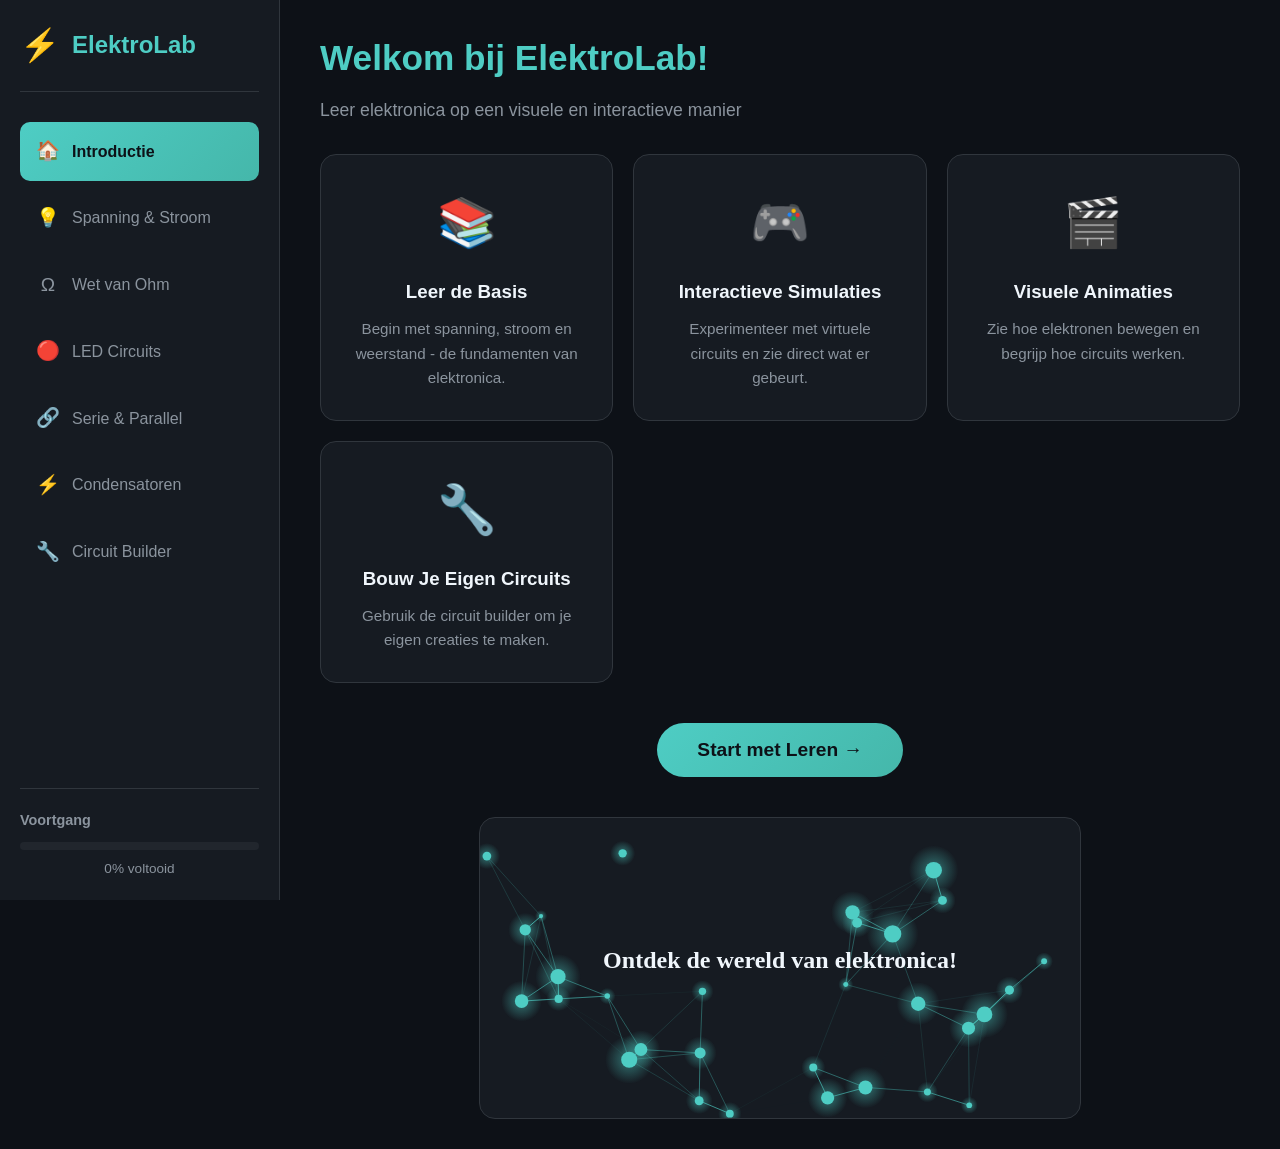
<file: index.html>
<!DOCTYPE html>
<html lang="nl">
<head>
    <meta charset="UTF-8">
    <meta name="viewport" content="width=device-width, initial-scale=1.0">
    <title>Elektronica Leren - Interactieve Simulator</title>
    <link rel="stylesheet" href="styles.css">
</head>
<body>
    <div class="app-container">
        <!-- Sidebar Navigation -->
        <nav class="sidebar">
            <div class="logo">
                <span class="logo-icon">⚡</span>
                <h1>ElektroLab</h1>
            </div>
            <ul class="nav-menu">
                <li class="nav-item active" data-lesson="intro">
                    <span class="nav-icon">🏠</span>
                    <span>Introductie</span>
                </li>
                <li class="nav-item" data-lesson="basics">
                    <span class="nav-icon">💡</span>
                    <span>Spanning & Stroom</span>
                </li>
                <li class="nav-item" data-lesson="ohm">
                    <span class="nav-icon">Ω</span>
                    <span>Wet van Ohm</span>
                </li>
                <li class="nav-item" data-lesson="led">
                    <span class="nav-icon">🔴</span>
                    <span>LED Circuits</span>
                </li>
                <li class="nav-item" data-lesson="series-parallel">
                    <span class="nav-icon">🔗</span>
                    <span>Serie & Parallel</span>
                </li>
                <li class="nav-item" data-lesson="capacitor">
                    <span class="nav-icon">⚡</span>
                    <span>Condensatoren</span>
                </li>
                <li class="nav-item" data-lesson="builder">
                    <span class="nav-icon">🔧</span>
                    <span>Circuit Builder</span>
                </li>
            </ul>
            <div class="progress-section">
                <h3>Voortgang</h3>
                <div class="progress-bar">
                    <div class="progress-fill" id="progress-fill"></div>
                </div>
                <span class="progress-text" id="progress-text">0% voltooid</span>
            </div>
        </nav>

        <!-- Main Content Area -->
        <main class="main-content">
            <!-- Intro Section -->
            <section class="lesson" id="lesson-intro" style="display: block;">
                <div class="lesson-header">
                    <h2>Welkom bij ElektroLab!</h2>
                    <p class="subtitle">Leer elektronica op een visuele en interactieve manier</p>
                </div>
                <div class="lesson-content">
                    <div class="intro-cards">
                        <div class="intro-card">
                            <div class="card-icon">📚</div>
                            <h3>Leer de Basis</h3>
                            <p>Begin met spanning, stroom en weerstand - de fundamenten van elektronica.</p>
                        </div>
                        <div class="intro-card">
                            <div class="card-icon">🎮</div>
                            <h3>Interactieve Simulaties</h3>
                            <p>Experimenteer met virtuele circuits en zie direct wat er gebeurt.</p>
                        </div>
                        <div class="intro-card">
                            <div class="card-icon">🎬</div>
                            <h3>Visuele Animaties</h3>
                            <p>Zie hoe elektronen bewegen en begrijp hoe circuits werken.</p>
                        </div>
                        <div class="intro-card">
                            <div class="card-icon">🔧</div>
                            <h3>Bouw Je Eigen Circuits</h3>
                            <p>Gebruik de circuit builder om je eigen creaties te maken.</p>
                        </div>
                    </div>
                    <div class="start-section">
                        <button class="start-button" onclick="navigateToLesson('basics')">
                            Start met Leren →
                        </button>
                    </div>
                    <div class="intro-animation">
                        <canvas id="intro-canvas" width="600" height="300"></canvas>
                    </div>
                </div>
            </section>

            <!-- Basics: Spanning & Stroom -->
            <section class="lesson" id="lesson-basics">
                <div class="lesson-header">
                    <h2>Les 1: Spanning, Stroom en Weerstand</h2>
                    <p class="subtitle">De drie fundamentele concepten van elektronica</p>
                </div>
                <div class="lesson-content">
                    <div class="concept-section">
                        <div class="concept-card">
                            <h3>⚡ Spanning (Voltage)</h3>
                            <p>Spanning is de "druk" die elektronen door een circuit duwt. Denk aan water in een buis - hoe hoger het waterreservoir, hoe meer druk.</p>
                            <div class="unit-badge">Eenheid: Volt (V)</div>
                        </div>
                        <div class="concept-card">
                            <h3>💧 Stroom (Current)</h3>
                            <p>Stroom is de hoeveelheid elektronen die per seconde door een draad stroomt. Zoals de hoeveelheid water die door een buis stroomt.</p>
                            <div class="unit-badge">Eenheid: Ampère (A)</div>
                        </div>
                        <div class="concept-card">
                            <h3>🚧 Weerstand (Resistance)</h3>
                            <p>Weerstand is hoe moeilijk het is voor stroom om te vloeien. Zoals een smalle buis die de waterstroom beperkt.</p>
                            <div class="unit-badge">Eenheid: Ohm (Ω)</div>
                        </div>
                    </div>

                    <div class="simulation-section">
                        <h3>🎬 Water-Elektriciteit Analogie</h3>
                        <p>Klik op de knoppen om te zien hoe spanning en weerstand de stroomsterkte beïnvloeden.</p>
                        <div class="simulation-container">
                            <canvas id="water-canvas" width="700" height="400"></canvas>
                            <div class="simulation-controls">
                                <div class="control-group">
                                    <label>Spanning (Waterhoogte)</label>
                                    <input type="range" id="voltage-slider" min="1" max="12" value="6">
                                    <span id="voltage-value">6V</span>
                                </div>
                                <div class="control-group">
                                    <label>Weerstand (Buisdiameter)</label>
                                    <input type="range" id="resistance-slider" min="100" max="1000" value="500">
                                    <span id="resistance-value">500Ω</span>
                                </div>
                                <div class="result-display">
                                    <span>Stroom: </span>
                                    <span id="current-value" class="highlight">12mA</span>
                                </div>
                            </div>
                        </div>
                    </div>

                    <div class="electron-flow-section">
                        <h3>🔬 Elektronenstroom Visualisatie</h3>
                        <p>Zie hoe elektronen (blauwe bolletjes) door een circuit bewegen.</p>
                        <canvas id="electron-canvas" width="700" height="300"></canvas>
                        <div class="electron-controls">
                            <button id="electron-play" class="control-btn">▶ Start</button>
                            <button id="electron-pause" class="control-btn">⏸ Pauze</button>
                            <button id="electron-speed-up" class="control-btn">⏩ Sneller</button>
                            <button id="electron-slow-down" class="control-btn">⏪ Langzamer</button>
                        </div>
                    </div>

                    <button class="next-lesson-btn" onclick="navigateToLesson('ohm')">
                        Volgende Les: Wet van Ohm →
                    </button>
                </div>
            </section>

            <!-- Ohm's Law -->
            <section class="lesson" id="lesson-ohm">
                <div class="lesson-header">
                    <h2>Les 2: De Wet van Ohm</h2>
                    <p class="subtitle">V = I × R - De belangrijkste formule in elektronica</p>
                </div>
                <div class="lesson-content">
                    <div class="formula-display">
                        <div class="formula-card main-formula">
                            <div class="formula">V = I × R</div>
                            <div class="formula-explanation">
                                <span class="var">V</span> = Spanning (Volt)
                                <span class="var">I</span> = Stroom (Ampère)
                                <span class="var">R</span> = Weerstand (Ohm)
                            </div>
                        </div>
                        <div class="formula-variants">
                            <div class="formula-card small">
                                <div class="formula">I = V ÷ R</div>
                                <p>Bereken stroom</p>
                            </div>
                            <div class="formula-card small">
                                <div class="formula">R = V ÷ I</div>
                                <p>Bereken weerstand</p>
                            </div>
                        </div>
                    </div>

                    <div class="ohm-triangle">
                        <h3>🔺 De Ohm Driehoek</h3>
                        <p>Klik op wat je wilt berekenen!</p>
                        <div class="triangle-container">
                            <svg id="ohm-triangle-svg" viewBox="0 0 200 180">
                                <polygon points="100,10 10,170 190,170" fill="none" stroke="#4ecdc4" stroke-width="3"/>
                                <line x1="10" y1="120" x2="190" y2="120" stroke="#4ecdc4" stroke-width="2"/>
                                <text x="100" y="70" text-anchor="middle" class="triangle-text" id="tri-v">V</text>
                                <text x="55" y="150" text-anchor="middle" class="triangle-text" id="tri-i">I</text>
                                <text x="145" y="150" text-anchor="middle" class="triangle-text" id="tri-r">R</text>
                                <circle cx="100" cy="55" r="25" fill="transparent" class="clickable-area" data-calc="v"/>
                                <circle cx="55" cy="140" r="25" fill="transparent" class="clickable-area" data-calc="i"/>
                                <circle cx="145" cy="140" r="25" fill="transparent" class="clickable-area" data-calc="r"/>
                            </svg>
                            <div class="triangle-result" id="triangle-result">
                                Klik op V, I of R om de formule te zien
                            </div>
                        </div>
                    </div>

                    <div class="ohm-calculator">
                        <h3>🧮 Interactieve Calculator</h3>
                        <div class="calculator-grid">
                            <div class="calc-input">
                                <label>Spanning (V)</label>
                                <input type="number" id="calc-voltage" placeholder="Volt" step="0.1">
                            </div>
                            <div class="calc-input">
                                <label>Stroom (mA)</label>
                                <input type="number" id="calc-current" placeholder="milliAmpère" step="0.1">
                            </div>
                            <div class="calc-input">
                                <label>Weerstand (Ω)</label>
                                <input type="number" id="calc-resistance" placeholder="Ohm" step="1">
                            </div>
                        </div>
                        <div class="calc-buttons">
                            <button onclick="calculateOhm('v')">Bereken V</button>
                            <button onclick="calculateOhm('i')">Bereken I</button>
                            <button onclick="calculateOhm('r')">Bereken R</button>
                        </div>
                        <div class="calc-result" id="ohm-calc-result"></div>
                    </div>

                    <div class="interactive-circuit">
                        <h3>🔌 Live Circuit Simulator</h3>
                        <p>Pas de spanning en weerstand aan en zie de stroom veranderen!</p>
                        <canvas id="ohm-circuit-canvas" width="700" height="350"></canvas>
                        <div class="circuit-controls">
                            <div class="control-group">
                                <label>Batterij Spanning</label>
                                <input type="range" id="ohm-voltage" min="1" max="24" value="9">
                                <span id="ohm-voltage-display">9V</span>
                            </div>
                            <div class="control-group">
                                <label>Weerstand</label>
                                <input type="range" id="ohm-resistance" min="100" max="10000" value="1000" step="100">
                                <span id="ohm-resistance-display">1kΩ</span>
                            </div>
                            <div class="live-results">
                                <div class="result-item">
                                    <span class="label">Stroom:</span>
                                    <span class="value" id="ohm-current-display">9mA</span>
                                </div>
                                <div class="result-item">
                                    <span class="label">Vermogen:</span>
                                    <span class="value" id="ohm-power-display">81mW</span>
                                </div>
                            </div>
                        </div>
                    </div>

                    <button class="next-lesson-btn" onclick="navigateToLesson('led')">
                        Volgende Les: LED Circuits →
                    </button>
                </div>
            </section>

            <!-- LED Circuit -->
            <section class="lesson" id="lesson-led">
                <div class="lesson-header">
                    <h2>Les 3: LED Circuits</h2>
                    <p class="subtitle">Leer hoe je een LED veilig laat branden</p>
                </div>
                <div class="lesson-content">
                    <div class="led-intro">
                        <div class="led-info-card">
                            <h3>💡 Wat is een LED?</h3>
                            <p>LED staat voor <strong>Light Emitting Diode</strong> (lichtgevende diode). Een LED laat stroom maar in één richting door en produceert licht.</p>
                            <div class="led-symbol">
                                <svg viewBox="0 0 100 60">
                                    <line x1="10" y1="30" x2="30" y2="30" stroke="#fff" stroke-width="2"/>
                                    <polygon points="30,15 30,45 60,30" fill="none" stroke="#fff" stroke-width="2"/>
                                    <line x1="60" y1="15" x2="60" y2="45" stroke="#fff" stroke-width="2"/>
                                    <line x1="60" y1="30" x2="90" y2="30" stroke="#fff" stroke-width="2"/>
                                    <line x1="45" y1="10" x2="55" y2="0" stroke="#ff6b6b" stroke-width="2"/>
                                    <polygon points="55,0 50,5 55,5" fill="#ff6b6b"/>
                                    <line x1="55" y1="15" x2="65" y2="5" stroke="#ff6b6b" stroke-width="2"/>
                                    <polygon points="65,5 60,10 65,10" fill="#ff6b6b"/>
                                </svg>
                                <span>LED Symbool</span>
                            </div>
                        </div>
                        <div class="led-warning-card">
                            <h3>⚠️ Waarschuwing!</h3>
                            <p>Een LED heeft altijd een <strong>voorschakelweerstand</strong> nodig! Zonder weerstand gaat er te veel stroom door de LED en brandt deze door.</p>
                        </div>
                    </div>

                    <div class="led-calculator-section">
                        <h3>🧮 LED Voorschakelweerstand Calculator</h3>
                        <div class="led-formula">
                            <div class="formula">R = (V<sub>bron</sub> - V<sub>LED</sub>) ÷ I<sub>LED</sub></div>
                        </div>
                        <div class="led-calc-grid">
                            <div class="led-calc-input">
                                <label>Bronspanning (V)</label>
                                <input type="number" id="led-source-voltage" value="9" step="0.1">
                            </div>
                            <div class="led-calc-input">
                                <label>LED Kleur</label>
                                <select id="led-color">
                                    <option value="1.8" data-color="#ff0000">Rood (1.8V)</option>
                                    <option value="2.0" data-color="#ffaa00">Oranje (2.0V)</option>
                                    <option value="2.1" data-color="#ffff00">Geel (2.1V)</option>
                                    <option value="2.2" data-color="#00ff00">Groen (2.2V)</option>
                                    <option value="3.2" data-color="#0088ff">Blauw (3.2V)</option>
                                    <option value="3.2" data-color="#ffffff">Wit (3.2V)</option>
                                </select>
                            </div>
                            <div class="led-calc-input">
                                <label>LED Stroom (mA)</label>
                                <input type="number" id="led-current" value="20" step="1">
                            </div>
                        </div>
                        <div class="led-calc-result">
                            <span>Benodigde weerstand: </span>
                            <span id="led-resistor-result" class="highlight">360Ω</span>
                            <span class="nearest-value" id="led-nearest-value">(gebruik 390Ω)</span>
                        </div>
                    </div>

                    <div class="led-simulator">
                        <h3>🔴 Interactieve LED Simulator</h3>
                        <p>Pas de spanning en weerstand aan. Let op wanneer de LED doorbrandt!</p>
                        <canvas id="led-canvas" width="700" height="400"></canvas>
                        <div class="led-controls">
                            <div class="control-group">
                                <label>Spanning</label>
                                <input type="range" id="led-voltage-slider" min="0" max="12" value="5" step="0.5">
                                <span id="led-voltage-display">5V</span>
                            </div>
                            <div class="control-group">
                                <label>Weerstand</label>
                                <input type="range" id="led-resistance-slider" min="0" max="1000" value="220" step="10">
                                <span id="led-resistance-display">220Ω</span>
                            </div>
                        </div>
                        <div class="led-status" id="led-status">
                            <div class="status-item">Stroom: <span id="led-current-display">14.5mA</span></div>
                            <div class="status-item">LED Status: <span id="led-health">Gezond ✓</span></div>
                        </div>
                    </div>

                    <button class="next-lesson-btn" onclick="navigateToLesson('series-parallel')">
                        Volgende Les: Serie & Parallel →
                    </button>
                </div>
            </section>

            <!-- Series & Parallel -->
            <section class="lesson" id="lesson-series-parallel">
                <div class="lesson-header">
                    <h2>Les 4: Serie en Parallel Schakelingen</h2>
                    <p class="subtitle">Twee manieren om componenten te verbinden</p>
                </div>
                <div class="lesson-content">
                    <div class="comparison-section">
                        <div class="comparison-card series">
                            <h3>Serie Schakeling</h3>
                            <div class="circuit-diagram">
                                <canvas id="series-diagram" width="300" height="150"></canvas>
                            </div>
                            <ul class="circuit-properties">
                                <li>Stroom is <strong>overal gelijk</strong></li>
                                <li>Spanning wordt <strong>verdeeld</strong></li>
                                <li>R<sub>totaal</sub> = R₁ + R₂ + R₃</li>
                                <li>Als één component faalt, stopt alles</li>
                            </ul>
                        </div>
                        <div class="comparison-card parallel">
                            <h3>Parallel Schakeling</h3>
                            <div class="circuit-diagram">
                                <canvas id="parallel-diagram" width="300" height="150"></canvas>
                            </div>
                            <ul class="circuit-properties">
                                <li>Spanning is <strong>overal gelijk</strong></li>
                                <li>Stroom wordt <strong>verdeeld</strong></li>
                                <li>1/R<sub>totaal</sub> = 1/R₁ + 1/R₂ + 1/R₃</li>
                                <li>Andere componenten werken door</li>
                            </ul>
                        </div>
                    </div>

                    <div class="series-parallel-simulator">
                        <h3>🔌 Interactieve Simulator</h3>
                        <div class="simulator-tabs">
                            <button class="tab-btn active" data-tab="series-sim">Serie</button>
                            <button class="tab-btn" data-tab="parallel-sim">Parallel</button>
                        </div>

                        <div class="tab-content active" id="series-sim">
                            <canvas id="series-canvas" width="700" height="350"></canvas>
                            <div class="series-controls">
                                <div class="resistor-inputs">
                                    <div class="control-group">
                                        <label>R₁</label>
                                        <input type="range" id="series-r1" min="100" max="1000" value="200">
                                        <span id="series-r1-val">200Ω</span>
                                    </div>
                                    <div class="control-group">
                                        <label>R₂</label>
                                        <input type="range" id="series-r2" min="100" max="1000" value="300">
                                        <span id="series-r2-val">300Ω</span>
                                    </div>
                                    <div class="control-group">
                                        <label>R₃</label>
                                        <input type="range" id="series-r3" min="100" max="1000" value="500">
                                        <span id="series-r3-val">500Ω</span>
                                    </div>
                                </div>
                                <div class="series-results">
                                    <div class="result-box">
                                        <span class="label">Totale Weerstand:</span>
                                        <span class="value" id="series-total-r">1000Ω</span>
                                    </div>
                                    <div class="result-box">
                                        <span class="label">Stroom (bij 9V):</span>
                                        <span class="value" id="series-current">9mA</span>
                                    </div>
                                </div>
                            </div>
                        </div>

                        <div class="tab-content" id="parallel-sim">
                            <canvas id="parallel-canvas" width="700" height="350"></canvas>
                            <div class="parallel-controls">
                                <div class="resistor-inputs">
                                    <div class="control-group">
                                        <label>R₁</label>
                                        <input type="range" id="parallel-r1" min="100" max="1000" value="200">
                                        <span id="parallel-r1-val">200Ω</span>
                                    </div>
                                    <div class="control-group">
                                        <label>R₂</label>
                                        <input type="range" id="parallel-r2" min="100" max="1000" value="300">
                                        <span id="parallel-r2-val">300Ω</span>
                                    </div>
                                    <div class="control-group">
                                        <label>R₃</label>
                                        <input type="range" id="parallel-r3" min="100" max="1000" value="500">
                                        <span id="parallel-r3-val">500Ω</span>
                                    </div>
                                </div>
                                <div class="parallel-results">
                                    <div class="result-box">
                                        <span class="label">Totale Weerstand:</span>
                                        <span class="value" id="parallel-total-r">96.8Ω</span>
                                    </div>
                                    <div class="result-box">
                                        <span class="label">Totale Stroom (bij 9V):</span>
                                        <span class="value" id="parallel-current">93mA</span>
                                    </div>
                                </div>
                            </div>
                        </div>
                    </div>

                    <button class="next-lesson-btn" onclick="navigateToLesson('capacitor')">
                        Volgende Les: Condensatoren →
                    </button>
                </div>
            </section>

            <!-- Capacitors -->
            <section class="lesson" id="lesson-capacitor">
                <div class="lesson-header">
                    <h2>Les 5: Condensatoren</h2>
                    <p class="subtitle">Energie opslaan en vrijgeven</p>
                </div>
                <div class="lesson-content">
                    <div class="capacitor-intro">
                        <div class="cap-info-card">
                            <h3>🔋 Wat is een Condensator?</h3>
                            <p>Een condensator slaat elektrische energie op in een elektrisch veld. Het bestaat uit twee geleidende platen gescheiden door een isolator.</p>
                            <div class="cap-symbol">
                                <svg viewBox="0 0 100 60">
                                    <line x1="10" y1="30" x2="40" y2="30" stroke="#fff" stroke-width="2"/>
                                    <line x1="40" y1="10" x2="40" y2="50" stroke="#fff" stroke-width="3"/>
                                    <line x1="55" y1="10" x2="55" y2="50" stroke="#fff" stroke-width="3"/>
                                    <line x1="55" y1="30" x2="90" y2="30" stroke="#fff" stroke-width="2"/>
                                </svg>
                                <span>Condensator Symbool</span>
                            </div>
                            <div class="unit-badge">Eenheid: Farad (F), meestal µF of pF</div>
                        </div>
                        <div class="cap-analogy-card">
                            <h3>🚰 Water Analogie</h3>
                            <p>Denk aan een condensator als een waterreservoir met een elastisch membraan. Het kan water (lading) opslaan en later weer afgeven.</p>
                        </div>
                    </div>

                    <div class="capacitor-charging">
                        <h3>⚡ Laad- en Ontlaadcurve</h3>
                        <p>Een condensator laadt en ontlaadt niet instant - het volgt een exponentiële curve.</p>
                        <div class="charge-formula">
                            <div class="formula">τ = R × C</div>
                            <p>τ (tau) = tijdconstante - tijd om 63% te laden/ontladen</p>
                        </div>
                        <canvas id="charge-curve-canvas" width="700" height="300"></canvas>
                        <div class="charge-controls">
                            <div class="control-group">
                                <label>Weerstand (kΩ)</label>
                                <input type="range" id="cap-resistance" min="1" max="100" value="10">
                                <span id="cap-r-display">10kΩ</span>
                            </div>
                            <div class="control-group">
                                <label>Capaciteit (µF)</label>
                                <input type="range" id="cap-capacitance" min="1" max="1000" value="100">
                                <span id="cap-c-display">100µF</span>
                            </div>
                            <div class="tau-display">
                                <span>Tijdconstante τ = </span>
                                <span id="tau-value" class="highlight">1.0s</span>
                            </div>
                        </div>
                    </div>

                    <div class="capacitor-simulator">
                        <h3>🔌 Condensator Simulator</h3>
                        <p>Druk op "Laden" en "Ontladen" om het effect te zien!</p>
                        <canvas id="capacitor-canvas" width="700" height="400"></canvas>
                        <div class="cap-sim-controls">
                            <button id="cap-charge-btn" class="cap-btn charge">⚡ Laden</button>
                            <button id="cap-discharge-btn" class="cap-btn discharge">💨 Ontladen</button>
                            <button id="cap-reset-btn" class="cap-btn reset">🔄 Reset</button>
                        </div>
                        <div class="cap-status">
                            <div class="voltage-meter">
                                <span>Condensator Spanning:</span>
                                <div class="meter-bar">
                                    <div class="meter-fill" id="cap-voltage-fill"></div>
                                </div>
                                <span id="cap-voltage-val">0.0V</span>
                            </div>
                            <div class="charge-percent">
                                <span>Geladen:</span>
                                <span id="cap-charge-percent">0%</span>
                            </div>
                        </div>
                    </div>

                    <button class="next-lesson-btn" onclick="navigateToLesson('builder')">
                        Volgende: Circuit Builder →
                    </button>
                </div>
            </section>

            <!-- Circuit Builder -->
            <section class="lesson" id="lesson-builder">
                <div class="lesson-header">
                    <h2>Circuit Builder</h2>
                    <p class="subtitle">Bouw je eigen circuits!</p>
                </div>
                <div class="lesson-content">
                    <div class="builder-container">
                        <div class="component-palette">
                            <h3>Componenten</h3>
                            <div class="component-list">
                                <div class="palette-component" data-type="battery" draggable="true">
                                    <div class="component-icon">🔋</div>
                                    <span>Batterij</span>
                                </div>
                                <div class="palette-component" data-type="resistor" draggable="true">
                                    <div class="component-icon">⏛</div>
                                    <span>Weerstand</span>
                                </div>
                                <div class="palette-component" data-type="led" draggable="true">
                                    <div class="component-icon">💡</div>
                                    <span>LED</span>
                                </div>
                                <div class="palette-component" data-type="capacitor" draggable="true">
                                    <div class="component-icon">⊥⊥</div>
                                    <span>Condensator</span>
                                </div>
                                <div class="palette-component" data-type="switch" draggable="true">
                                    <div class="component-icon">⏻</div>
                                    <span>Schakelaar</span>
                                </div>
                                <div class="palette-component" data-type="wire" draggable="true">
                                    <div class="component-icon">—</div>
                                    <span>Draad</span>
                                </div>
                            </div>
                        </div>
                        <div class="builder-workspace">
                            <canvas id="builder-canvas" width="600" height="500"></canvas>
                            <div class="builder-controls">
                                <button id="builder-clear" class="builder-btn">🗑️ Wissen</button>
                                <button id="builder-simulate" class="builder-btn primary">▶️ Simuleren</button>
                                <button id="builder-stop" class="builder-btn">⏹️ Stop</button>
                            </div>
                        </div>
                        <div class="component-properties">
                            <h3>Eigenschappen</h3>
                            <div id="property-panel">
                                <p class="no-selection">Selecteer een component om eigenschappen te bewerken</p>
                            </div>
                        </div>
                    </div>

                    <div class="builder-presets">
                        <h3>📋 Voorbeeldcircuits</h3>
                        <div class="preset-list">
                            <button class="preset-btn" data-preset="simple-led">Eenvoudig LED Circuit</button>
                            <button class="preset-btn" data-preset="series-leds">LEDs in Serie</button>
                            <button class="preset-btn" data-preset="parallel-leds">LEDs Parallel</button>
                            <button class="preset-btn" data-preset="rc-circuit">RC Circuit</button>
                        </div>
                    </div>
                </div>
            </section>
        </main>
    </div>

    <script src="animations.js"></script>
    <script src="simulations.js"></script>
    <script src="circuit-builder.js"></script>
    <script src="app.js"></script>
</body>
</html>
</file>
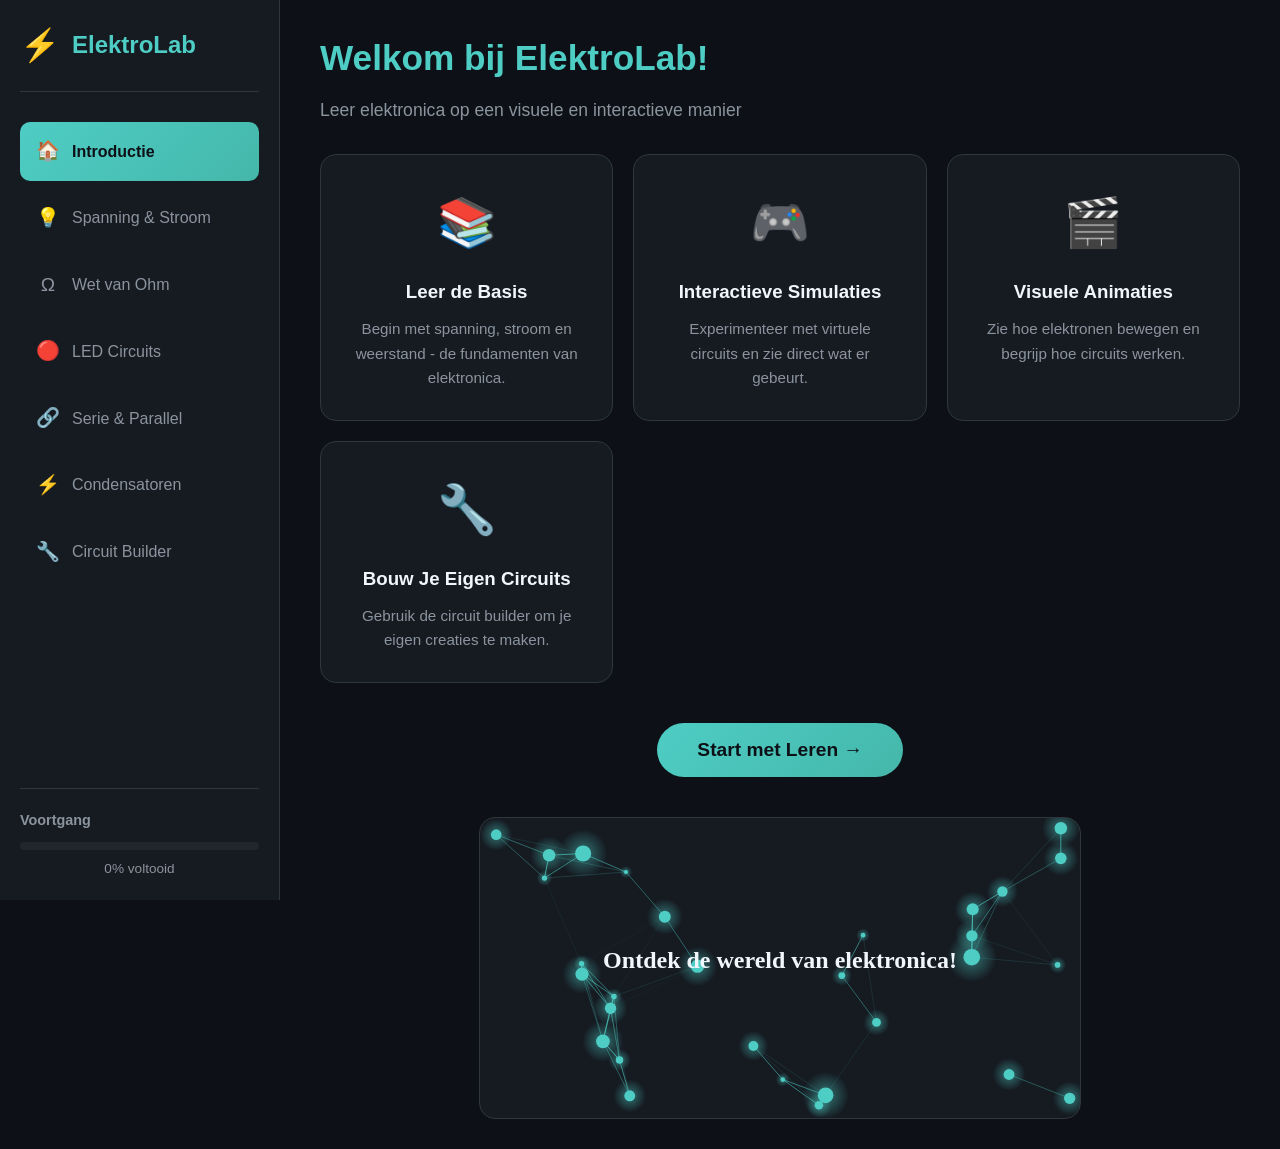
<file: elektrolab-standalone.html>
<!DOCTYPE html>
<html lang="nl">
<head>
    <meta charset="UTF-8">
    <meta name="viewport" content="width=device-width, initial-scale=1.0">
    <title>ElektroLab - Leer Elektronica</title>
    <style>
/* ============================================
   ElektroLab - Elektronica Leer Simulator
   Modern Dark Theme Styling
   ============================================ */

* {
    margin: 0;
    padding: 0;
    box-sizing: border-box;
}

:root {
    --bg-primary: #0d1117;
    --bg-secondary: #161b22;
    --bg-tertiary: #21262d;
    --text-primary: #f0f6fc;
    --text-secondary: #8b949e;
    --accent-primary: #4ecdc4;
    --accent-secondary: #45b7aa;
    --accent-warning: #ff6b6b;
    --accent-success: #7bed9f;
    --accent-yellow: #ffd93d;
    --border-color: #30363d;
    --shadow: 0 4px 6px rgba(0, 0, 0, 0.3);
}

body {
    font-family: 'Segoe UI', Tahoma, Geneva, Verdana, sans-serif;
    background-color: var(--bg-primary);
    color: var(--text-primary);
    line-height: 1.6;
    overflow-x: hidden;
}

/* App Container */
.app-container {
    display: flex;
    min-height: 100vh;
}

/* Sidebar Navigation */
.sidebar {
    width: 280px;
    background: var(--bg-secondary);
    border-right: 1px solid var(--border-color);
    padding: 20px;
    display: flex;
    flex-direction: column;
    position: fixed;
    height: 100vh;
    overflow-y: auto;
}

.logo {
    display: flex;
    align-items: center;
    gap: 12px;
    margin-bottom: 30px;
    padding-bottom: 20px;
    border-bottom: 1px solid var(--border-color);
}

.logo-icon {
    font-size: 2rem;
    animation: pulse 2s infinite;
}

@keyframes pulse {
    0%, 100% { opacity: 1; transform: scale(1); }
    50% { opacity: 0.7; transform: scale(1.1); }
}

.logo h1 {
    font-size: 1.5rem;
    color: var(--accent-primary);
    font-weight: 700;
}

.nav-menu {
    list-style: none;
    flex: 1;
}

.nav-item {
    display: flex;
    align-items: center;
    gap: 12px;
    padding: 14px 16px;
    margin-bottom: 8px;
    border-radius: 10px;
    cursor: pointer;
    transition: all 0.3s ease;
    color: var(--text-secondary);
}

.nav-item:hover {
    background: var(--bg-tertiary);
    color: var(--text-primary);
    transform: translateX(5px);
}

.nav-item.active {
    background: linear-gradient(135deg, var(--accent-primary), var(--accent-secondary));
    color: var(--bg-primary);
    font-weight: 600;
}

.nav-icon {
    font-size: 1.2rem;
    width: 24px;
    text-align: center;
}

.progress-section {
    margin-top: auto;
    padding-top: 20px;
    border-top: 1px solid var(--border-color);
}

.progress-section h3 {
    font-size: 0.9rem;
    color: var(--text-secondary);
    margin-bottom: 10px;
}

.progress-bar {
    height: 8px;
    background: var(--bg-tertiary);
    border-radius: 4px;
    overflow: hidden;
}

.progress-fill {
    height: 100%;
    width: 0%;
    background: linear-gradient(90deg, var(--accent-primary), var(--accent-success));
    border-radius: 4px;
    transition: width 0.5s ease;
}

.progress-text {
    display: block;
    text-align: center;
    margin-top: 8px;
    font-size: 0.85rem;
    color: var(--text-secondary);
}

/* Main Content */
.main-content {
    flex: 1;
    margin-left: 280px;
    padding: 30px 40px;
    min-height: 100vh;
}

.lesson {
    display: none;
    animation: fadeIn 0.5s ease;
}

@keyframes fadeIn {
    from { opacity: 0; transform: translateY(20px); }
    to { opacity: 1; transform: translateY(0); }
}

.lesson-header {
    margin-bottom: 30px;
}

.lesson-header h2 {
    font-size: 2.2rem;
    color: var(--accent-primary);
    margin-bottom: 10px;
}

.subtitle {
    color: var(--text-secondary);
    font-size: 1.1rem;
}

/* Intro Section */
.intro-cards {
    display: grid;
    grid-template-columns: repeat(auto-fit, minmax(250px, 1fr));
    gap: 20px;
    margin-bottom: 40px;
}

.intro-card {
    background: var(--bg-secondary);
    border: 1px solid var(--border-color);
    border-radius: 16px;
    padding: 30px;
    text-align: center;
    transition: all 0.3s ease;
}

.intro-card:hover {
    transform: translateY(-5px);
    border-color: var(--accent-primary);
    box-shadow: 0 10px 30px rgba(78, 205, 196, 0.2);
}

.card-icon {
    font-size: 3rem;
    margin-bottom: 15px;
}

.intro-card h3 {
    color: var(--text-primary);
    margin-bottom: 10px;
}

.intro-card p {
    color: var(--text-secondary);
    font-size: 0.95rem;
}

.start-section {
    text-align: center;
    margin-bottom: 40px;
}

.start-button {
    background: linear-gradient(135deg, var(--accent-primary), var(--accent-secondary));
    color: var(--bg-primary);
    border: none;
    padding: 16px 40px;
    font-size: 1.2rem;
    font-weight: 600;
    border-radius: 30px;
    cursor: pointer;
    transition: all 0.3s ease;
}

.start-button:hover {
    transform: scale(1.05);
    box-shadow: 0 8px 25px rgba(78, 205, 196, 0.4);
}

.intro-animation {
    display: flex;
    justify-content: center;
    margin-top: 30px;
}

.intro-animation canvas {
    border-radius: 16px;
    background: var(--bg-secondary);
    border: 1px solid var(--border-color);
}

/* Concept Cards */
.concept-section {
    display: grid;
    grid-template-columns: repeat(auto-fit, minmax(280px, 1fr));
    gap: 20px;
    margin-bottom: 40px;
}

.concept-card {
    background: var(--bg-secondary);
    border: 1px solid var(--border-color);
    border-radius: 16px;
    padding: 25px;
    transition: all 0.3s ease;
}

.concept-card:hover {
    border-color: var(--accent-primary);
}

.concept-card h3 {
    font-size: 1.3rem;
    margin-bottom: 15px;
    color: var(--accent-primary);
}

.concept-card p {
    color: var(--text-secondary);
    margin-bottom: 15px;
}

.unit-badge {
    display: inline-block;
    background: var(--bg-tertiary);
    padding: 6px 14px;
    border-radius: 20px;
    font-size: 0.85rem;
    color: var(--accent-yellow);
}

/* Simulation Sections */
.simulation-section,
.electron-flow-section,
.ohm-calculator,
.ohm-triangle,
.interactive-circuit,
.led-calculator-section,
.led-simulator,
.series-parallel-simulator,
.capacitor-charging,
.capacitor-simulator {
    background: var(--bg-secondary);
    border: 1px solid var(--border-color);
    border-radius: 16px;
    padding: 30px;
    margin-bottom: 30px;
}

.simulation-section h3,
.electron-flow-section h3,
.ohm-calculator h3,
.ohm-triangle h3,
.interactive-circuit h3,
.led-calculator-section h3,
.led-simulator h3,
.series-parallel-simulator h3,
.capacitor-charging h3,
.capacitor-simulator h3 {
    font-size: 1.3rem;
    color: var(--accent-primary);
    margin-bottom: 10px;
}

.simulation-section p,
.electron-flow-section p,
.interactive-circuit p,
.led-simulator p,
.capacitor-simulator p {
    color: var(--text-secondary);
    margin-bottom: 20px;
}

.simulation-container {
    display: flex;
    flex-direction: column;
    align-items: center;
    gap: 20px;
}

canvas {
    border-radius: 12px;
    background: var(--bg-tertiary);
}

/* Controls */
.simulation-controls,
.circuit-controls,
.led-controls,
.charge-controls,
.electron-controls {
    display: flex;
    flex-wrap: wrap;
    gap: 20px;
    justify-content: center;
    align-items: center;
    padding: 20px;
    background: var(--bg-tertiary);
    border-radius: 12px;
    width: 100%;
}

.control-group {
    display: flex;
    flex-direction: column;
    align-items: center;
    gap: 8px;
}

.control-group label {
    font-size: 0.9rem;
    color: var(--text-secondary);
}

input[type="range"] {
    width: 150px;
    height: 8px;
    -webkit-appearance: none;
    background: var(--bg-primary);
    border-radius: 4px;
    outline: none;
}

input[type="range"]::-webkit-slider-thumb {
    -webkit-appearance: none;
    width: 20px;
    height: 20px;
    background: var(--accent-primary);
    border-radius: 50%;
    cursor: pointer;
    transition: all 0.2s ease;
}

input[type="range"]::-webkit-slider-thumb:hover {
    transform: scale(1.2);
    background: var(--accent-secondary);
}

.result-display {
    font-size: 1.2rem;
    padding: 10px 20px;
    background: var(--bg-primary);
    border-radius: 8px;
}

.highlight {
    color: var(--accent-primary);
    font-weight: 700;
}

/* Control Buttons */
.control-btn {
    background: var(--bg-primary);
    color: var(--text-primary);
    border: 1px solid var(--border-color);
    padding: 10px 20px;
    border-radius: 8px;
    cursor: pointer;
    transition: all 0.2s ease;
}

.control-btn:hover {
    background: var(--accent-primary);
    color: var(--bg-primary);
    border-color: var(--accent-primary);
}

/* Formula Display */
.formula-display {
    text-align: center;
    margin-bottom: 40px;
}

.formula-card {
    display: inline-block;
    background: var(--bg-secondary);
    border: 2px solid var(--accent-primary);
    border-radius: 16px;
    padding: 30px 50px;
    margin-bottom: 20px;
}

.formula-card.main-formula .formula {
    font-size: 3rem;
    font-weight: 700;
    color: var(--accent-primary);
    font-family: 'Courier New', monospace;
}

.formula-explanation {
    margin-top: 15px;
    color: var(--text-secondary);
}

.formula-explanation .var {
    color: var(--accent-yellow);
    font-weight: 600;
    margin: 0 10px;
}

.formula-variants {
    display: flex;
    justify-content: center;
    gap: 20px;
    flex-wrap: wrap;
}

.formula-card.small {
    padding: 20px 30px;
    border-width: 1px;
    border-color: var(--border-color);
}

.formula-card.small .formula {
    font-size: 1.5rem;
    color: var(--text-primary);
    font-family: 'Courier New', monospace;
}

.formula-card.small p {
    margin-top: 10px;
    color: var(--text-secondary);
    font-size: 0.9rem;
}

/* Ohm Triangle */
.triangle-container {
    display: flex;
    flex-direction: column;
    align-items: center;
    gap: 20px;
}

#ohm-triangle-svg {
    width: 250px;
    height: 230px;
}

.triangle-text {
    font-size: 24px;
    font-weight: bold;
    fill: var(--text-primary);
    cursor: pointer;
    transition: fill 0.2s ease;
}

.triangle-text:hover {
    fill: var(--accent-primary);
}

.clickable-area {
    cursor: pointer;
}

.clickable-area:hover {
    fill: rgba(78, 205, 196, 0.2);
}

.triangle-result {
    font-size: 1.2rem;
    padding: 15px 25px;
    background: var(--bg-tertiary);
    border-radius: 10px;
    color: var(--text-secondary);
}

/* Calculator */
.calculator-grid {
    display: grid;
    grid-template-columns: repeat(3, 1fr);
    gap: 20px;
    margin-bottom: 20px;
}

.calc-input {
    display: flex;
    flex-direction: column;
    gap: 8px;
}

.calc-input label {
    color: var(--text-secondary);
    font-size: 0.9rem;
}

.calc-input input {
    background: var(--bg-tertiary);
    border: 1px solid var(--border-color);
    color: var(--text-primary);
    padding: 12px 15px;
    border-radius: 8px;
    font-size: 1rem;
    outline: none;
    transition: border-color 0.2s ease;
}

.calc-input input:focus {
    border-color: var(--accent-primary);
}

.calc-buttons {
    display: flex;
    gap: 15px;
    justify-content: center;
    margin-bottom: 20px;
}

.calc-buttons button {
    background: var(--accent-primary);
    color: var(--bg-primary);
    border: none;
    padding: 12px 25px;
    border-radius: 8px;
    cursor: pointer;
    font-weight: 600;
    transition: all 0.2s ease;
}

.calc-buttons button:hover {
    background: var(--accent-secondary);
    transform: translateY(-2px);
}

.calc-result {
    text-align: center;
    font-size: 1.3rem;
    padding: 15px;
    background: var(--bg-tertiary);
    border-radius: 10px;
    min-height: 55px;
}

/* Live Results */
.live-results {
    display: flex;
    gap: 30px;
}

.result-item {
    display: flex;
    align-items: center;
    gap: 10px;
}

.result-item .label {
    color: var(--text-secondary);
}

.result-item .value {
    font-size: 1.2rem;
    color: var(--accent-primary);
    font-weight: 600;
}

/* LED Section */
.led-intro {
    display: grid;
    grid-template-columns: 1fr 1fr;
    gap: 20px;
    margin-bottom: 30px;
}

.led-info-card,
.led-warning-card {
    background: var(--bg-secondary);
    border: 1px solid var(--border-color);
    border-radius: 16px;
    padding: 25px;
}

.led-warning-card {
    border-color: var(--accent-warning);
    background: rgba(255, 107, 107, 0.1);
}

.led-warning-card h3 {
    color: var(--accent-warning);
}

.led-symbol {
    display: flex;
    flex-direction: column;
    align-items: center;
    margin: 20px 0;
}

.led-symbol svg {
    width: 120px;
    height: 80px;
}

.led-symbol span {
    color: var(--text-secondary);
    font-size: 0.9rem;
    margin-top: 10px;
}

.led-formula {
    text-align: center;
    margin-bottom: 20px;
}

.led-formula .formula {
    font-size: 1.5rem;
    color: var(--accent-primary);
    font-family: 'Courier New', monospace;
}

.led-calc-grid {
    display: grid;
    grid-template-columns: repeat(3, 1fr);
    gap: 20px;
    margin-bottom: 20px;
}

.led-calc-input {
    display: flex;
    flex-direction: column;
    gap: 8px;
}

.led-calc-input label {
    color: var(--text-secondary);
    font-size: 0.9rem;
}

.led-calc-input input,
.led-calc-input select {
    background: var(--bg-tertiary);
    border: 1px solid var(--border-color);
    color: var(--text-primary);
    padding: 12px 15px;
    border-radius: 8px;
    font-size: 1rem;
    outline: none;
}

.led-calc-result {
    text-align: center;
    font-size: 1.3rem;
    padding: 15px;
    background: var(--bg-tertiary);
    border-radius: 10px;
}

.nearest-value {
    color: var(--text-secondary);
    font-size: 1rem;
    margin-left: 10px;
}

.led-status {
    display: flex;
    justify-content: center;
    gap: 40px;
    margin-top: 20px;
    padding: 15px;
    background: var(--bg-tertiary);
    border-radius: 10px;
}

.status-item {
    font-size: 1.1rem;
}

#led-health {
    font-weight: 600;
}

#led-health.healthy {
    color: var(--accent-success);
}

#led-health.warning {
    color: var(--accent-yellow);
}

#led-health.danger {
    color: var(--accent-warning);
}

/* Series/Parallel Section */
.comparison-section {
    display: grid;
    grid-template-columns: 1fr 1fr;
    gap: 20px;
    margin-bottom: 30px;
}

.comparison-card {
    background: var(--bg-secondary);
    border: 1px solid var(--border-color);
    border-radius: 16px;
    padding: 25px;
}

.comparison-card h3 {
    color: var(--accent-primary);
    margin-bottom: 15px;
    text-align: center;
}

.circuit-diagram {
    display: flex;
    justify-content: center;
    margin-bottom: 15px;
}

.circuit-properties {
    list-style: none;
}

.circuit-properties li {
    padding: 8px 0;
    border-bottom: 1px solid var(--border-color);
    color: var(--text-secondary);
}

.circuit-properties li:last-child {
    border-bottom: none;
}

.simulator-tabs {
    display: flex;
    justify-content: center;
    gap: 10px;
    margin-bottom: 20px;
}

.tab-btn {
    background: var(--bg-tertiary);
    color: var(--text-secondary);
    border: 1px solid var(--border-color);
    padding: 12px 30px;
    border-radius: 8px;
    cursor: pointer;
    transition: all 0.2s ease;
}

.tab-btn:hover {
    color: var(--text-primary);
}

.tab-btn.active {
    background: var(--accent-primary);
    color: var(--bg-primary);
    border-color: var(--accent-primary);
}

.tab-content {
    display: none;
}

.tab-content.active {
    display: block;
}

.resistor-inputs {
    display: flex;
    gap: 30px;
    margin-bottom: 20px;
}

.series-results,
.parallel-results {
    display: flex;
    justify-content: center;
    gap: 30px;
}

.result-box {
    background: var(--bg-primary);
    padding: 15px 25px;
    border-radius: 10px;
}

.result-box .label {
    color: var(--text-secondary);
    display: block;
    margin-bottom: 5px;
    font-size: 0.9rem;
}

.result-box .value {
    color: var(--accent-primary);
    font-size: 1.3rem;
    font-weight: 600;
}

/* Capacitor Section */
.capacitor-intro {
    display: grid;
    grid-template-columns: 1fr 1fr;
    gap: 20px;
    margin-bottom: 30px;
}

.cap-info-card,
.cap-analogy-card {
    background: var(--bg-secondary);
    border: 1px solid var(--border-color);
    border-radius: 16px;
    padding: 25px;
}

.cap-symbol {
    display: flex;
    flex-direction: column;
    align-items: center;
    margin: 20px 0;
}

.cap-symbol svg {
    width: 120px;
    height: 80px;
}

.cap-symbol span {
    color: var(--text-secondary);
    font-size: 0.9rem;
    margin-top: 10px;
}

.charge-formula {
    text-align: center;
    margin-bottom: 20px;
}

.charge-formula .formula {
    font-size: 1.8rem;
    color: var(--accent-primary);
    font-family: 'Courier New', monospace;
}

.charge-formula p {
    color: var(--text-secondary);
    margin-top: 10px;
}

.tau-display {
    font-size: 1.2rem;
    padding: 10px 20px;
    background: var(--bg-primary);
    border-radius: 8px;
}

.cap-sim-controls {
    display: flex;
    justify-content: center;
    gap: 15px;
    margin-bottom: 20px;
}

.cap-btn {
    padding: 14px 30px;
    border: none;
    border-radius: 10px;
    font-size: 1.1rem;
    cursor: pointer;
    transition: all 0.2s ease;
}

.cap-btn.charge {
    background: var(--accent-primary);
    color: var(--bg-primary);
}

.cap-btn.discharge {
    background: var(--accent-warning);
    color: var(--bg-primary);
}

.cap-btn.reset {
    background: var(--bg-tertiary);
    color: var(--text-primary);
    border: 1px solid var(--border-color);
}

.cap-btn:hover {
    transform: translateY(-2px);
    box-shadow: var(--shadow);
}

.cap-status {
    display: flex;
    justify-content: center;
    gap: 40px;
    padding: 20px;
    background: var(--bg-tertiary);
    border-radius: 10px;
}

.voltage-meter {
    display: flex;
    align-items: center;
    gap: 15px;
}

.meter-bar {
    width: 150px;
    height: 20px;
    background: var(--bg-primary);
    border-radius: 10px;
    overflow: hidden;
}

.meter-fill {
    height: 100%;
    width: 0%;
    background: linear-gradient(90deg, var(--accent-primary), var(--accent-success));
    transition: width 0.1s ease;
}

.charge-percent {
    font-size: 1.3rem;
}

#cap-charge-percent {
    color: var(--accent-primary);
    font-weight: 600;
}

/* Circuit Builder */
.builder-container {
    display: grid;
    grid-template-columns: 200px 1fr 250px;
    gap: 20px;
    margin-bottom: 30px;
}

.component-palette {
    background: var(--bg-secondary);
    border: 1px solid var(--border-color);
    border-radius: 16px;
    padding: 20px;
}

.component-palette h3 {
    color: var(--accent-primary);
    margin-bottom: 15px;
    font-size: 1.1rem;
}

.component-list {
    display: flex;
    flex-direction: column;
    gap: 10px;
}

.palette-component {
    display: flex;
    align-items: center;
    gap: 10px;
    padding: 12px;
    background: var(--bg-tertiary);
    border: 1px solid var(--border-color);
    border-radius: 8px;
    cursor: grab;
    transition: all 0.2s ease;
}

.palette-component:hover {
    border-color: var(--accent-primary);
    background: var(--bg-primary);
}

.palette-component:active {
    cursor: grabbing;
}

.component-icon {
    font-size: 1.3rem;
    width: 30px;
    text-align: center;
}

.builder-workspace {
    background: var(--bg-secondary);
    border: 1px solid var(--border-color);
    border-radius: 16px;
    padding: 20px;
    display: flex;
    flex-direction: column;
    align-items: center;
}

#builder-canvas {
    background: var(--bg-tertiary);
    border: 2px dashed var(--border-color);
    margin-bottom: 15px;
}

.builder-controls {
    display: flex;
    gap: 10px;
}

.builder-btn {
    padding: 10px 20px;
    border: 1px solid var(--border-color);
    border-radius: 8px;
    background: var(--bg-tertiary);
    color: var(--text-primary);
    cursor: pointer;
    transition: all 0.2s ease;
}

.builder-btn:hover {
    background: var(--bg-primary);
}

.builder-btn.primary {
    background: var(--accent-primary);
    color: var(--bg-primary);
    border-color: var(--accent-primary);
}

.component-properties {
    background: var(--bg-secondary);
    border: 1px solid var(--border-color);
    border-radius: 16px;
    padding: 20px;
}

.component-properties h3 {
    color: var(--accent-primary);
    margin-bottom: 15px;
    font-size: 1.1rem;
}

.no-selection {
    color: var(--text-secondary);
    font-style: italic;
}

.builder-presets {
    background: var(--bg-secondary);
    border: 1px solid var(--border-color);
    border-radius: 16px;
    padding: 25px;
}

.builder-presets h3 {
    color: var(--accent-primary);
    margin-bottom: 15px;
}

.preset-list {
    display: flex;
    flex-wrap: wrap;
    gap: 10px;
}

.preset-btn {
    background: var(--bg-tertiary);
    color: var(--text-primary);
    border: 1px solid var(--border-color);
    padding: 10px 20px;
    border-radius: 8px;
    cursor: pointer;
    transition: all 0.2s ease;
}

.preset-btn:hover {
    background: var(--accent-primary);
    color: var(--bg-primary);
    border-color: var(--accent-primary);
}

/* Next Lesson Button */
.next-lesson-btn {
    display: block;
    margin: 40px auto 0;
    background: linear-gradient(135deg, var(--accent-primary), var(--accent-secondary));
    color: var(--bg-primary);
    border: none;
    padding: 16px 40px;
    font-size: 1.1rem;
    font-weight: 600;
    border-radius: 30px;
    cursor: pointer;
    transition: all 0.3s ease;
}

.next-lesson-btn:hover {
    transform: scale(1.05);
    box-shadow: 0 8px 25px rgba(78, 205, 196, 0.4);
}

/* Responsive Design */
@media (max-width: 1200px) {
    .builder-container {
        grid-template-columns: 1fr;
    }

    .component-palette,
    .component-properties {
        display: none;
    }
}

@media (max-width: 900px) {
    .sidebar {
        width: 200px;
    }

    .main-content {
        margin-left: 200px;
        padding: 20px;
    }

    .led-intro,
    .capacitor-intro,
    .comparison-section {
        grid-template-columns: 1fr;
    }

    .calculator-grid,
    .led-calc-grid {
        grid-template-columns: 1fr;
    }
}

@media (max-width: 768px) {
    .sidebar {
        width: 60px;
        padding: 15px 10px;
    }

    .sidebar .logo h1,
    .sidebar .nav-item span:not(.nav-icon),
    .sidebar .progress-section h3,
    .sidebar .progress-text {
        display: none;
    }

    .main-content {
        margin-left: 60px;
    }

    .simulation-controls,
    .circuit-controls,
    .led-controls {
        flex-direction: column;
    }

    .resistor-inputs {
        flex-direction: column;
        align-items: center;
    }

    .series-results,
    .parallel-results,
    .live-results {
        flex-direction: column;
        align-items: center;
    }
}
    </style>
</head>
<body>
    <div class="app-container">
        <!-- Sidebar Navigation -->
        <nav class="sidebar">
            <div class="logo">
                <span class="logo-icon">⚡</span>
                <h1>ElektroLab</h1>
            </div>
            <ul class="nav-menu">
                <li class="nav-item active" data-lesson="intro">
                    <span class="nav-icon">🏠</span>
                    <span>Introductie</span>
                </li>
                <li class="nav-item" data-lesson="basics">
                    <span class="nav-icon">💡</span>
                    <span>Spanning & Stroom</span>
                </li>
                <li class="nav-item" data-lesson="ohm">
                    <span class="nav-icon">Ω</span>
                    <span>Wet van Ohm</span>
                </li>
                <li class="nav-item" data-lesson="led">
                    <span class="nav-icon">🔴</span>
                    <span>LED Circuits</span>
                </li>
                <li class="nav-item" data-lesson="series-parallel">
                    <span class="nav-icon">🔗</span>
                    <span>Serie & Parallel</span>
                </li>
                <li class="nav-item" data-lesson="capacitor">
                    <span class="nav-icon">⚡</span>
                    <span>Condensatoren</span>
                </li>
                <li class="nav-item" data-lesson="builder">
                    <span class="nav-icon">🔧</span>
                    <span>Circuit Builder</span>
                </li>
            </ul>
            <div class="progress-section">
                <h3>Voortgang</h3>
                <div class="progress-bar">
                    <div class="progress-fill" id="progress-fill"></div>
                </div>
                <span class="progress-text" id="progress-text">0% voltooid</span>
            </div>
        </nav>

        <!-- Main Content Area -->
        <main class="main-content">
            <!-- Intro Section -->
            <section class="lesson" id="lesson-intro" style="display: block;">
                <div class="lesson-header">
                    <h2>Welkom bij ElektroLab!</h2>
                    <p class="subtitle">Leer elektronica op een visuele en interactieve manier</p>
                </div>
                <div class="lesson-content">
                    <div class="intro-cards">
                        <div class="intro-card">
                            <div class="card-icon">📚</div>
                            <h3>Leer de Basis</h3>
                            <p>Begin met spanning, stroom en weerstand - de fundamenten van elektronica.</p>
                        </div>
                        <div class="intro-card">
                            <div class="card-icon">🎮</div>
                            <h3>Interactieve Simulaties</h3>
                            <p>Experimenteer met virtuele circuits en zie direct wat er gebeurt.</p>
                        </div>
                        <div class="intro-card">
                            <div class="card-icon">🎬</div>
                            <h3>Visuele Animaties</h3>
                            <p>Zie hoe elektronen bewegen en begrijp hoe circuits werken.</p>
                        </div>
                        <div class="intro-card">
                            <div class="card-icon">🔧</div>
                            <h3>Bouw Je Eigen Circuits</h3>
                            <p>Gebruik de circuit builder om je eigen creaties te maken.</p>
                        </div>
                    </div>
                    <div class="start-section">
                        <button class="start-button" onclick="navigateToLesson('basics')">
                            Start met Leren →
                        </button>
                    </div>
                    <div class="intro-animation">
                        <canvas id="intro-canvas" width="600" height="300"></canvas>
                    </div>
                </div>
            </section>

            <!-- Basics: Spanning & Stroom -->
            <section class="lesson" id="lesson-basics">
                <div class="lesson-header">
                    <h2>Les 1: Spanning, Stroom en Weerstand</h2>
                    <p class="subtitle">De drie fundamentele concepten van elektronica</p>
                </div>
                <div class="lesson-content">
                    <div class="concept-section">
                        <div class="concept-card">
                            <h3>⚡ Spanning (Voltage)</h3>
                            <p>Spanning is de "druk" die elektronen door een circuit duwt. Denk aan water in een buis - hoe hoger het waterreservoir, hoe meer druk.</p>
                            <div class="unit-badge">Eenheid: Volt (V)</div>
                        </div>
                        <div class="concept-card">
                            <h3>💧 Stroom (Current)</h3>
                            <p>Stroom is de hoeveelheid elektronen die per seconde door een draad stroomt. Zoals de hoeveelheid water die door een buis stroomt.</p>
                            <div class="unit-badge">Eenheid: Ampère (A)</div>
                        </div>
                        <div class="concept-card">
                            <h3>🚧 Weerstand (Resistance)</h3>
                            <p>Weerstand is hoe moeilijk het is voor stroom om te vloeien. Zoals een smalle buis die de waterstroom beperkt.</p>
                            <div class="unit-badge">Eenheid: Ohm (Ω)</div>
                        </div>
                    </div>

                    <div class="simulation-section">
                        <h3>🎬 Water-Elektriciteit Analogie</h3>
                        <p>Klik op de knoppen om te zien hoe spanning en weerstand de stroomsterkte beïnvloeden.</p>
                        <div class="simulation-container">
                            <canvas id="water-canvas" width="700" height="400"></canvas>
                            <div class="simulation-controls">
                                <div class="control-group">
                                    <label>Spanning (Waterhoogte)</label>
                                    <input type="range" id="voltage-slider" min="1" max="12" value="6">
                                    <span id="voltage-value">6V</span>
                                </div>
                                <div class="control-group">
                                    <label>Weerstand (Buisdiameter)</label>
                                    <input type="range" id="resistance-slider" min="100" max="1000" value="500">
                                    <span id="resistance-value">500Ω</span>
                                </div>
                                <div class="result-display">
                                    <span>Stroom: </span>
                                    <span id="current-value" class="highlight">12mA</span>
                                </div>
                            </div>
                        </div>
                    </div>

                    <div class="electron-flow-section">
                        <h3>🔬 Elektronenstroom Visualisatie</h3>
                        <p>Zie hoe elektronen (blauwe bolletjes) door een circuit bewegen.</p>
                        <canvas id="electron-canvas" width="700" height="300"></canvas>
                        <div class="electron-controls">
                            <button id="electron-play" class="control-btn">▶ Start</button>
                            <button id="electron-pause" class="control-btn">⏸ Pauze</button>
                            <button id="electron-speed-up" class="control-btn">⏩ Sneller</button>
                            <button id="electron-slow-down" class="control-btn">⏪ Langzamer</button>
                        </div>
                    </div>

                    <button class="next-lesson-btn" onclick="navigateToLesson('ohm')">
                        Volgende Les: Wet van Ohm →
                    </button>
                </div>
            </section>

            <!-- Ohm's Law -->
            <section class="lesson" id="lesson-ohm">
                <div class="lesson-header">
                    <h2>Les 2: De Wet van Ohm</h2>
                    <p class="subtitle">V = I × R - De belangrijkste formule in elektronica</p>
                </div>
                <div class="lesson-content">
                    <div class="formula-display">
                        <div class="formula-card main-formula">
                            <div class="formula">V = I × R</div>
                            <div class="formula-explanation">
                                <span class="var">V</span> = Spanning (Volt)
                                <span class="var">I</span> = Stroom (Ampère)
                                <span class="var">R</span> = Weerstand (Ohm)
                            </div>
                        </div>
                        <div class="formula-variants">
                            <div class="formula-card small">
                                <div class="formula">I = V ÷ R</div>
                                <p>Bereken stroom</p>
                            </div>
                            <div class="formula-card small">
                                <div class="formula">R = V ÷ I</div>
                                <p>Bereken weerstand</p>
                            </div>
                        </div>
                    </div>

                    <div class="ohm-triangle">
                        <h3>🔺 De Ohm Driehoek</h3>
                        <p>Klik op wat je wilt berekenen!</p>
                        <div class="triangle-container">
                            <svg id="ohm-triangle-svg" viewBox="0 0 200 180">
                                <polygon points="100,10 10,170 190,170" fill="none" stroke="#4ecdc4" stroke-width="3"/>
                                <line x1="10" y1="120" x2="190" y2="120" stroke="#4ecdc4" stroke-width="2"/>
                                <text x="100" y="70" text-anchor="middle" class="triangle-text" id="tri-v">V</text>
                                <text x="55" y="150" text-anchor="middle" class="triangle-text" id="tri-i">I</text>
                                <text x="145" y="150" text-anchor="middle" class="triangle-text" id="tri-r">R</text>
                                <circle cx="100" cy="55" r="25" fill="transparent" class="clickable-area" data-calc="v"/>
                                <circle cx="55" cy="140" r="25" fill="transparent" class="clickable-area" data-calc="i"/>
                                <circle cx="145" cy="140" r="25" fill="transparent" class="clickable-area" data-calc="r"/>
                            </svg>
                            <div class="triangle-result" id="triangle-result">
                                Klik op V, I of R om de formule te zien
                            </div>
                        </div>
                    </div>

                    <div class="ohm-calculator">
                        <h3>🧮 Interactieve Calculator</h3>
                        <div class="calculator-grid">
                            <div class="calc-input">
                                <label>Spanning (V)</label>
                                <input type="number" id="calc-voltage" placeholder="Volt" step="0.1">
                            </div>
                            <div class="calc-input">
                                <label>Stroom (mA)</label>
                                <input type="number" id="calc-current" placeholder="milliAmpère" step="0.1">
                            </div>
                            <div class="calc-input">
                                <label>Weerstand (Ω)</label>
                                <input type="number" id="calc-resistance" placeholder="Ohm" step="1">
                            </div>
                        </div>
                        <div class="calc-buttons">
                            <button onclick="calculateOhm('v')">Bereken V</button>
                            <button onclick="calculateOhm('i')">Bereken I</button>
                            <button onclick="calculateOhm('r')">Bereken R</button>
                        </div>
                        <div class="calc-result" id="ohm-calc-result"></div>
                    </div>

                    <div class="interactive-circuit">
                        <h3>🔌 Live Circuit Simulator</h3>
                        <p>Pas de spanning en weerstand aan en zie de stroom veranderen!</p>
                        <canvas id="ohm-circuit-canvas" width="700" height="350"></canvas>
                        <div class="circuit-controls">
                            <div class="control-group">
                                <label>Batterij Spanning</label>
                                <input type="range" id="ohm-voltage" min="1" max="24" value="9">
                                <span id="ohm-voltage-display">9V</span>
                            </div>
                            <div class="control-group">
                                <label>Weerstand</label>
                                <input type="range" id="ohm-resistance" min="100" max="10000" value="1000" step="100">
                                <span id="ohm-resistance-display">1kΩ</span>
                            </div>
                            <div class="live-results">
                                <div class="result-item">
                                    <span class="label">Stroom:</span>
                                    <span class="value" id="ohm-current-display">9mA</span>
                                </div>
                                <div class="result-item">
                                    <span class="label">Vermogen:</span>
                                    <span class="value" id="ohm-power-display">81mW</span>
                                </div>
                            </div>
                        </div>
                    </div>

                    <button class="next-lesson-btn" onclick="navigateToLesson('led')">
                        Volgende Les: LED Circuits →
                    </button>
                </div>
            </section>

            <!-- LED Circuit -->
            <section class="lesson" id="lesson-led">
                <div class="lesson-header">
                    <h2>Les 3: LED Circuits</h2>
                    <p class="subtitle">Leer hoe je een LED veilig laat branden</p>
                </div>
                <div class="lesson-content">
                    <div class="led-intro">
                        <div class="led-info-card">
                            <h3>💡 Wat is een LED?</h3>
                            <p>LED staat voor <strong>Light Emitting Diode</strong> (lichtgevende diode). Een LED laat stroom maar in één richting door en produceert licht.</p>
                            <div class="led-symbol">
                                <svg viewBox="0 0 100 60">
                                    <line x1="10" y1="30" x2="30" y2="30" stroke="#fff" stroke-width="2"/>
                                    <polygon points="30,15 30,45 60,30" fill="none" stroke="#fff" stroke-width="2"/>
                                    <line x1="60" y1="15" x2="60" y2="45" stroke="#fff" stroke-width="2"/>
                                    <line x1="60" y1="30" x2="90" y2="30" stroke="#fff" stroke-width="2"/>
                                    <line x1="45" y1="10" x2="55" y2="0" stroke="#ff6b6b" stroke-width="2"/>
                                    <polygon points="55,0 50,5 55,5" fill="#ff6b6b"/>
                                    <line x1="55" y1="15" x2="65" y2="5" stroke="#ff6b6b" stroke-width="2"/>
                                    <polygon points="65,5 60,10 65,10" fill="#ff6b6b"/>
                                </svg>
                                <span>LED Symbool</span>
                            </div>
                        </div>
                        <div class="led-warning-card">
                            <h3>⚠️ Waarschuwing!</h3>
                            <p>Een LED heeft altijd een <strong>voorschakelweerstand</strong> nodig! Zonder weerstand gaat er te veel stroom door de LED en brandt deze door.</p>
                        </div>
                    </div>

                    <div class="led-calculator-section">
                        <h3>🧮 LED Voorschakelweerstand Calculator</h3>
                        <div class="led-formula">
                            <div class="formula">R = (V<sub>bron</sub> - V<sub>LED</sub>) ÷ I<sub>LED</sub></div>
                        </div>
                        <div class="led-calc-grid">
                            <div class="led-calc-input">
                                <label>Bronspanning (V)</label>
                                <input type="number" id="led-source-voltage" value="9" step="0.1">
                            </div>
                            <div class="led-calc-input">
                                <label>LED Kleur</label>
                                <select id="led-color">
                                    <option value="1.8" data-color="#ff0000">Rood (1.8V)</option>
                                    <option value="2.0" data-color="#ffaa00">Oranje (2.0V)</option>
                                    <option value="2.1" data-color="#ffff00">Geel (2.1V)</option>
                                    <option value="2.2" data-color="#00ff00">Groen (2.2V)</option>
                                    <option value="3.2" data-color="#0088ff">Blauw (3.2V)</option>
                                    <option value="3.2" data-color="#ffffff">Wit (3.2V)</option>
                                </select>
                            </div>
                            <div class="led-calc-input">
                                <label>LED Stroom (mA)</label>
                                <input type="number" id="led-current" value="20" step="1">
                            </div>
                        </div>
                        <div class="led-calc-result">
                            <span>Benodigde weerstand: </span>
                            <span id="led-resistor-result" class="highlight">360Ω</span>
                            <span class="nearest-value" id="led-nearest-value">(gebruik 390Ω)</span>
                        </div>
                    </div>

                    <div class="led-simulator">
                        <h3>🔴 Interactieve LED Simulator</h3>
                        <p>Pas de spanning en weerstand aan. Let op wanneer de LED doorbrandt!</p>
                        <canvas id="led-canvas" width="700" height="400"></canvas>
                        <div class="led-controls">
                            <div class="control-group">
                                <label>Spanning</label>
                                <input type="range" id="led-voltage-slider" min="0" max="12" value="5" step="0.5">
                                <span id="led-voltage-display">5V</span>
                            </div>
                            <div class="control-group">
                                <label>Weerstand</label>
                                <input type="range" id="led-resistance-slider" min="0" max="1000" value="220" step="10">
                                <span id="led-resistance-display">220Ω</span>
                            </div>
                        </div>
                        <div class="led-status" id="led-status">
                            <div class="status-item">Stroom: <span id="led-current-display">14.5mA</span></div>
                            <div class="status-item">LED Status: <span id="led-health">Gezond ✓</span></div>
                        </div>
                    </div>

                    <button class="next-lesson-btn" onclick="navigateToLesson('series-parallel')">
                        Volgende Les: Serie & Parallel →
                    </button>
                </div>
            </section>

            <!-- Series & Parallel -->
            <section class="lesson" id="lesson-series-parallel">
                <div class="lesson-header">
                    <h2>Les 4: Serie en Parallel Schakelingen</h2>
                    <p class="subtitle">Twee manieren om componenten te verbinden</p>
                </div>
                <div class="lesson-content">
                    <div class="comparison-section">
                        <div class="comparison-card series">
                            <h3>Serie Schakeling</h3>
                            <div class="circuit-diagram">
                                <canvas id="series-diagram" width="300" height="150"></canvas>
                            </div>
                            <ul class="circuit-properties">
                                <li>Stroom is <strong>overal gelijk</strong></li>
                                <li>Spanning wordt <strong>verdeeld</strong></li>
                                <li>R<sub>totaal</sub> = R₁ + R₂ + R₃</li>
                                <li>Als één component faalt, stopt alles</li>
                            </ul>
                        </div>
                        <div class="comparison-card parallel">
                            <h3>Parallel Schakeling</h3>
                            <div class="circuit-diagram">
                                <canvas id="parallel-diagram" width="300" height="150"></canvas>
                            </div>
                            <ul class="circuit-properties">
                                <li>Spanning is <strong>overal gelijk</strong></li>
                                <li>Stroom wordt <strong>verdeeld</strong></li>
                                <li>1/R<sub>totaal</sub> = 1/R₁ + 1/R₂ + 1/R₃</li>
                                <li>Andere componenten werken door</li>
                            </ul>
                        </div>
                    </div>

                    <div class="series-parallel-simulator">
                        <h3>🔌 Interactieve Simulator</h3>
                        <div class="simulator-tabs">
                            <button class="tab-btn active" data-tab="series-sim">Serie</button>
                            <button class="tab-btn" data-tab="parallel-sim">Parallel</button>
                        </div>

                        <div class="tab-content active" id="series-sim">
                            <canvas id="series-canvas" width="700" height="350"></canvas>
                            <div class="series-controls">
                                <div class="resistor-inputs">
                                    <div class="control-group">
                                        <label>R₁</label>
                                        <input type="range" id="series-r1" min="100" max="1000" value="200">
                                        <span id="series-r1-val">200Ω</span>
                                    </div>
                                    <div class="control-group">
                                        <label>R₂</label>
                                        <input type="range" id="series-r2" min="100" max="1000" value="300">
                                        <span id="series-r2-val">300Ω</span>
                                    </div>
                                    <div class="control-group">
                                        <label>R₃</label>
                                        <input type="range" id="series-r3" min="100" max="1000" value="500">
                                        <span id="series-r3-val">500Ω</span>
                                    </div>
                                </div>
                                <div class="series-results">
                                    <div class="result-box">
                                        <span class="label">Totale Weerstand:</span>
                                        <span class="value" id="series-total-r">1000Ω</span>
                                    </div>
                                    <div class="result-box">
                                        <span class="label">Stroom (bij 9V):</span>
                                        <span class="value" id="series-current">9mA</span>
                                    </div>
                                </div>
                            </div>
                        </div>

                        <div class="tab-content" id="parallel-sim">
                            <canvas id="parallel-canvas" width="700" height="350"></canvas>
                            <div class="parallel-controls">
                                <div class="resistor-inputs">
                                    <div class="control-group">
                                        <label>R₁</label>
                                        <input type="range" id="parallel-r1" min="100" max="1000" value="200">
                                        <span id="parallel-r1-val">200Ω</span>
                                    </div>
                                    <div class="control-group">
                                        <label>R₂</label>
                                        <input type="range" id="parallel-r2" min="100" max="1000" value="300">
                                        <span id="parallel-r2-val">300Ω</span>
                                    </div>
                                    <div class="control-group">
                                        <label>R₃</label>
                                        <input type="range" id="parallel-r3" min="100" max="1000" value="500">
                                        <span id="parallel-r3-val">500Ω</span>
                                    </div>
                                </div>
                                <div class="parallel-results">
                                    <div class="result-box">
                                        <span class="label">Totale Weerstand:</span>
                                        <span class="value" id="parallel-total-r">96.8Ω</span>
                                    </div>
                                    <div class="result-box">
                                        <span class="label">Totale Stroom (bij 9V):</span>
                                        <span class="value" id="parallel-current">93mA</span>
                                    </div>
                                </div>
                            </div>
                        </div>
                    </div>

                    <button class="next-lesson-btn" onclick="navigateToLesson('capacitor')">
                        Volgende Les: Condensatoren →
                    </button>
                </div>
            </section>

            <!-- Capacitors -->
            <section class="lesson" id="lesson-capacitor">
                <div class="lesson-header">
                    <h2>Les 5: Condensatoren</h2>
                    <p class="subtitle">Energie opslaan en vrijgeven</p>
                </div>
                <div class="lesson-content">
                    <div class="capacitor-intro">
                        <div class="cap-info-card">
                            <h3>🔋 Wat is een Condensator?</h3>
                            <p>Een condensator slaat elektrische energie op in een elektrisch veld. Het bestaat uit twee geleidende platen gescheiden door een isolator.</p>
                            <div class="cap-symbol">
                                <svg viewBox="0 0 100 60">
                                    <line x1="10" y1="30" x2="40" y2="30" stroke="#fff" stroke-width="2"/>
                                    <line x1="40" y1="10" x2="40" y2="50" stroke="#fff" stroke-width="3"/>
                                    <line x1="55" y1="10" x2="55" y2="50" stroke="#fff" stroke-width="3"/>
                                    <line x1="55" y1="30" x2="90" y2="30" stroke="#fff" stroke-width="2"/>
                                </svg>
                                <span>Condensator Symbool</span>
                            </div>
                            <div class="unit-badge">Eenheid: Farad (F), meestal µF of pF</div>
                        </div>
                        <div class="cap-analogy-card">
                            <h3>🚰 Water Analogie</h3>
                            <p>Denk aan een condensator als een waterreservoir met een elastisch membraan. Het kan water (lading) opslaan en later weer afgeven.</p>
                        </div>
                    </div>

                    <div class="capacitor-charging">
                        <h3>⚡ Laad- en Ontlaadcurve</h3>
                        <p>Een condensator laadt en ontlaadt niet instant - het volgt een exponentiële curve.</p>
                        <div class="charge-formula">
                            <div class="formula">τ = R × C</div>
                            <p>τ (tau) = tijdconstante - tijd om 63% te laden/ontladen</p>
                        </div>
                        <canvas id="charge-curve-canvas" width="700" height="300"></canvas>
                        <div class="charge-controls">
                            <div class="control-group">
                                <label>Weerstand (kΩ)</label>
                                <input type="range" id="cap-resistance" min="1" max="100" value="10">
                                <span id="cap-r-display">10kΩ</span>
                            </div>
                            <div class="control-group">
                                <label>Capaciteit (µF)</label>
                                <input type="range" id="cap-capacitance" min="1" max="1000" value="100">
                                <span id="cap-c-display">100µF</span>
                            </div>
                            <div class="tau-display">
                                <span>Tijdconstante τ = </span>
                                <span id="tau-value" class="highlight">1.0s</span>
                            </div>
                        </div>
                    </div>

                    <div class="capacitor-simulator">
                        <h3>🔌 Condensator Simulator</h3>
                        <p>Druk op "Laden" en "Ontladen" om het effect te zien!</p>
                        <canvas id="capacitor-canvas" width="700" height="400"></canvas>
                        <div class="cap-sim-controls">
                            <button id="cap-charge-btn" class="cap-btn charge">⚡ Laden</button>
                            <button id="cap-discharge-btn" class="cap-btn discharge">💨 Ontladen</button>
                            <button id="cap-reset-btn" class="cap-btn reset">🔄 Reset</button>
                        </div>
                        <div class="cap-status">
                            <div class="voltage-meter">
                                <span>Condensator Spanning:</span>
                                <div class="meter-bar">
                                    <div class="meter-fill" id="cap-voltage-fill"></div>
                                </div>
                                <span id="cap-voltage-val">0.0V</span>
                            </div>
                            <div class="charge-percent">
                                <span>Geladen:</span>
                                <span id="cap-charge-percent">0%</span>
                            </div>
                        </div>
                    </div>

                    <button class="next-lesson-btn" onclick="navigateToLesson('builder')">
                        Volgende: Circuit Builder →
                    </button>
                </div>
            </section>

            <!-- Circuit Builder -->
            <section class="lesson" id="lesson-builder">
                <div class="lesson-header">
                    <h2>Circuit Builder</h2>
                    <p class="subtitle">Bouw je eigen circuits!</p>
                </div>
                <div class="lesson-content">
                    <div class="builder-container">
                        <div class="component-palette">
                            <h3>Componenten</h3>
                            <div class="component-list">
                                <div class="palette-component" data-type="battery" draggable="true">
                                    <div class="component-icon">🔋</div>
                                    <span>Batterij</span>
                                </div>
                                <div class="palette-component" data-type="resistor" draggable="true">
                                    <div class="component-icon">⏛</div>
                                    <span>Weerstand</span>
                                </div>
                                <div class="palette-component" data-type="led" draggable="true">
                                    <div class="component-icon">💡</div>
                                    <span>LED</span>
                                </div>
                                <div class="palette-component" data-type="capacitor" draggable="true">
                                    <div class="component-icon">⊥⊥</div>
                                    <span>Condensator</span>
                                </div>
                                <div class="palette-component" data-type="switch" draggable="true">
                                    <div class="component-icon">⏻</div>
                                    <span>Schakelaar</span>
                                </div>
                                <div class="palette-component" data-type="wire" draggable="true">
                                    <div class="component-icon">—</div>
                                    <span>Draad</span>
                                </div>
                            </div>
                        </div>
                        <div class="builder-workspace">
                            <canvas id="builder-canvas" width="600" height="500"></canvas>
                            <div class="builder-controls">
                                <button id="builder-clear" class="builder-btn">🗑️ Wissen</button>
                                <button id="builder-simulate" class="builder-btn primary">▶️ Simuleren</button>
                                <button id="builder-stop" class="builder-btn">⏹️ Stop</button>
                            </div>
                        </div>
                        <div class="component-properties">
                            <h3>Eigenschappen</h3>
                            <div id="property-panel">
                                <p class="no-selection">Selecteer een component om eigenschappen te bewerken</p>
                            </div>
                        </div>
                    </div>

                    <div class="builder-presets">
                        <h3>📋 Voorbeeldcircuits</h3>
                        <div class="preset-list">
                            <button class="preset-btn" data-preset="simple-led">Eenvoudig LED Circuit</button>
                            <button class="preset-btn" data-preset="series-leds">LEDs in Serie</button>
                            <button class="preset-btn" data-preset="parallel-leds">LEDs Parallel</button>
                            <button class="preset-btn" data-preset="rc-circuit">RC Circuit</button>
                        </div>
                    </div>
                </div>
            </section>
        </main>
    </div>

    
    
    
    
    <script>
// ============================================
// ElektroLab - Animations Module
// Visuele animaties voor elektronica concepten
// ============================================

class ElectronAnimation {
    constructor(canvasId) {
        this.canvas = document.getElementById(canvasId);
        if (!this.canvas) return;

        this.ctx = this.canvas.getContext('2d');
        this.electrons = [];
        this.isRunning = false;
        this.speed = 2;
        this.circuitPath = [];
        this.animationId = null;

        this.initCircuitPath();
        this.createElectrons(15);
    }

    initCircuitPath() {
        const w = this.canvas.width;
        const h = this.canvas.height;
        const padding = 50;

        // Rechthoekig circuit pad
        this.circuitPath = [
            { x: padding, y: h / 2 },
            { x: padding, y: padding },
            { x: w - padding, y: padding },
            { x: w - padding, y: h / 2 },
            { x: w - padding, y: h - padding },
            { x: padding, y: h - padding }
        ];
    }

    createElectrons(count) {
        this.electrons = [];
        for (let i = 0; i < count; i++) {
            this.electrons.push({
                pathPosition: i / count,
                size: 6 + Math.random() * 3
            });
        }
    }

    getPositionOnPath(t) {
        // t is 0 to 1, representing position along the circuit
        const totalSegments = this.circuitPath.length;
        const segmentLength = 1 / totalSegments;
        const segmentIndex = Math.floor(t * totalSegments) % totalSegments;
        const segmentT = (t * totalSegments) % 1;

        const start = this.circuitPath[segmentIndex];
        const end = this.circuitPath[(segmentIndex + 1) % totalSegments];

        return {
            x: start.x + (end.x - start.x) * segmentT,
            y: start.y + (end.y - start.y) * segmentT
        };
    }

    draw() {
        this.ctx.clearRect(0, 0, this.canvas.width, this.canvas.height);

        // Teken circuit draden
        this.ctx.strokeStyle = '#4a5568';
        this.ctx.lineWidth = 8;
        this.ctx.lineCap = 'round';
        this.ctx.lineJoin = 'round';

        this.ctx.beginPath();
        this.ctx.moveTo(this.circuitPath[0].x, this.circuitPath[0].y);
        for (let i = 1; i < this.circuitPath.length; i++) {
            this.ctx.lineTo(this.circuitPath[i].x, this.circuitPath[i].y);
        }
        this.ctx.closePath();
        this.ctx.stroke();

        // Teken batterij (linkerkant)
        this.drawBattery(50, this.canvas.height / 2 - 30);

        // Teken weerstand (rechterkant)
        this.drawResistor(this.canvas.width - 80, this.canvas.height / 2 - 15);

        // Teken elektronen
        this.electrons.forEach(electron => {
            const pos = this.getPositionOnPath(electron.pathPosition);

            // Glow effect
            const gradient = this.ctx.createRadialGradient(
                pos.x, pos.y, 0,
                pos.x, pos.y, electron.size * 2
            );
            gradient.addColorStop(0, 'rgba(78, 205, 196, 0.8)');
            gradient.addColorStop(0.5, 'rgba(78, 205, 196, 0.3)');
            gradient.addColorStop(1, 'rgba(78, 205, 196, 0)');

            this.ctx.beginPath();
            this.ctx.arc(pos.x, pos.y, electron.size * 2, 0, Math.PI * 2);
            this.ctx.fillStyle = gradient;
            this.ctx.fill();

            // Electron core
            this.ctx.beginPath();
            this.ctx.arc(pos.x, pos.y, electron.size, 0, Math.PI * 2);
            this.ctx.fillStyle = '#4ecdc4';
            this.ctx.fill();

            // Highlight
            this.ctx.beginPath();
            this.ctx.arc(pos.x - electron.size * 0.3, pos.y - electron.size * 0.3, electron.size * 0.3, 0, Math.PI * 2);
            this.ctx.fillStyle = 'rgba(255, 255, 255, 0.5)';
            this.ctx.fill();
        });

        // Labels
        this.ctx.fillStyle = '#f0f6fc';
        this.ctx.font = 'bold 14px Segoe UI';
        this.ctx.textAlign = 'center';
        this.ctx.fillText('Batterij (+)', 50, this.canvas.height / 2 + 55);
        this.ctx.fillText('Weerstand', this.canvas.width - 50, this.canvas.height / 2 + 40);
        this.ctx.fillText('Elektronenstroom', this.canvas.width / 2, 30);
    }

    drawBattery(x, y) {
        this.ctx.fillStyle = '#ffd93d';
        this.ctx.fillRect(x - 15, y, 30, 60);
        this.ctx.fillStyle = '#718096';
        this.ctx.fillRect(x - 8, y - 8, 16, 8);

        // + en - symbolen
        this.ctx.fillStyle = '#1a202c';
        this.ctx.font = 'bold 16px Arial';
        this.ctx.textAlign = 'center';
        this.ctx.fillText('+', x, y + 20);
        this.ctx.fillText('-', x, y + 50);
    }

    drawResistor(x, y) {
        this.ctx.strokeStyle = '#a0aec0';
        this.ctx.lineWidth = 3;

        this.ctx.beginPath();
        this.ctx.moveTo(x, y + 15);
        this.ctx.lineTo(x + 10, y);
        this.ctx.lineTo(x + 20, y + 30);
        this.ctx.lineTo(x + 30, y);
        this.ctx.lineTo(x + 40, y + 30);
        this.ctx.lineTo(x + 50, y);
        this.ctx.lineTo(x + 60, y + 15);
        this.ctx.stroke();
    }

    update() {
        this.electrons.forEach(electron => {
            electron.pathPosition += this.speed * 0.002;
            if (electron.pathPosition > 1) {
                electron.pathPosition -= 1;
            }
        });
    }

    animate() {
        if (!this.isRunning) return;

        this.update();
        this.draw();
        this.animationId = requestAnimationFrame(() => this.animate());
    }

    start() {
        this.isRunning = true;
        this.animate();
    }

    stop() {
        this.isRunning = false;
        if (this.animationId) {
            cancelAnimationFrame(this.animationId);
        }
    }

    setSpeed(speed) {
        this.speed = speed;
    }
}

// Water Analogie Animatie
class WaterAnalogyAnimation {
    constructor(canvasId) {
        this.canvas = document.getElementById(canvasId);
        if (!this.canvas) return;

        this.ctx = this.canvas.getContext('2d');
        this.voltage = 6;
        this.resistance = 500;
        this.waterDrops = [];
        this.isRunning = true;

        this.createWaterDrops();
        this.animate();
    }

    createWaterDrops() {
        this.waterDrops = [];
        for (let i = 0; i < 20; i++) {
            this.waterDrops.push({
                x: 300 + Math.random() * 100,
                y: Math.random() * 200 + 100,
                speed: 1 + Math.random() * 2,
                size: 3 + Math.random() * 3
            });
        }
    }

    calculateCurrent() {
        return (this.voltage / this.resistance * 1000).toFixed(1);
    }

    draw() {
        this.ctx.clearRect(0, 0, this.canvas.width, this.canvas.height);

        const waterLevel = 50 + (12 - this.voltage) * 20;
        const pipeWidth = 60 - (this.resistance / 1000) * 40;
        const current = parseFloat(this.calculateCurrent());

        // Water reservoir (links)
        this.ctx.fillStyle = '#2d3748';
        this.ctx.fillRect(50, 50, 150, 300);

        // Water in reservoir
        const waterHeight = this.voltage * 20;
        const gradient = this.ctx.createLinearGradient(50, 350 - waterHeight, 50, 350);
        gradient.addColorStop(0, '#63b3ed');
        gradient.addColorStop(1, '#3182ce');
        this.ctx.fillStyle = gradient;
        this.ctx.fillRect(52, 350 - waterHeight, 146, waterHeight);

        // Buizen
        this.ctx.fillStyle = '#4a5568';
        // Horizontale buis
        this.ctx.fillRect(200, 170 - pipeWidth/2, 300, pipeWidth);
        // Verticale buis (rechts)
        this.ctx.fillRect(500, 170, 50, 180);

        // Reservoir labels
        this.ctx.fillStyle = '#f0f6fc';
        this.ctx.font = 'bold 14px Segoe UI';
        this.ctx.textAlign = 'center';
        this.ctx.fillText('SPANNING', 125, 380);
        this.ctx.fillText(`${this.voltage}V`, 125, 400);

        // Weerstand indicator
        this.ctx.fillStyle = '#ffd93d';
        this.ctx.fillRect(320, 140, 60, 60);
        this.ctx.fillStyle = '#1a202c';
        this.ctx.font = 'bold 12px Segoe UI';
        this.ctx.fillText('WEERSTAND', 350, 170);
        this.ctx.fillText(`${this.resistance}Ω`, 350, 185);

        // Water druppels animatie (stroom)
        const dropSpeed = current / 5;
        this.waterDrops.forEach(drop => {
            this.ctx.beginPath();
            this.ctx.arc(drop.x, drop.y, drop.size, 0, Math.PI * 2);
            this.ctx.fillStyle = '#63b3ed';
            this.ctx.fill();

            drop.y += dropSpeed * drop.speed;
            if (drop.y > 350) {
                drop.y = 170;
                drop.x = 300 + Math.random() * 100;
            }
        });

        // Stroom indicator
        this.ctx.fillStyle = '#f0f6fc';
        this.ctx.font = 'bold 16px Segoe UI';
        this.ctx.textAlign = 'center';
        this.ctx.fillText('STROOM', 550, 380);
        this.ctx.fillStyle = '#4ecdc4';
        this.ctx.fillText(`${this.calculateCurrent()} mA`, 550, 405);

        // Uitleg
        this.ctx.fillStyle = '#a0aec0';
        this.ctx.font = '13px Segoe UI';
        this.ctx.textAlign = 'left';
        this.ctx.fillText('• Hogere spanning = meer druk = meer stroom', 50, 440);
        this.ctx.fillText('• Hogere weerstand = smallere buis = minder stroom', 50, 460);
    }

    animate() {
        if (!this.isRunning) return;
        this.draw();
        requestAnimationFrame(() => this.animate());
    }

    setVoltage(v) {
        this.voltage = v;
    }

    setResistance(r) {
        this.resistance = r;
    }
}

// Intro Animatie
class IntroAnimation {
    constructor(canvasId) {
        this.canvas = document.getElementById(canvasId);
        if (!this.canvas) return;

        this.ctx = this.canvas.getContext('2d');
        this.particles = [];
        this.connections = [];
        this.time = 0;

        this.createParticles();
        this.animate();
    }

    createParticles() {
        for (let i = 0; i < 30; i++) {
            this.particles.push({
                x: Math.random() * this.canvas.width,
                y: Math.random() * this.canvas.height,
                vx: (Math.random() - 0.5) * 2,
                vy: (Math.random() - 0.5) * 2,
                radius: 3 + Math.random() * 4,
                pulse: Math.random() * Math.PI * 2
            });
        }
    }

    draw() {
        this.ctx.clearRect(0, 0, this.canvas.width, this.canvas.height);

        // Teken verbindingen
        this.particles.forEach((p1, i) => {
            this.particles.slice(i + 1).forEach(p2 => {
                const dist = Math.hypot(p1.x - p2.x, p1.y - p2.y);
                if (dist < 100) {
                    this.ctx.beginPath();
                    this.ctx.moveTo(p1.x, p1.y);
                    this.ctx.lineTo(p2.x, p2.y);
                    this.ctx.strokeStyle = `rgba(78, 205, 196, ${1 - dist / 100})`;
                    this.ctx.lineWidth = 1;
                    this.ctx.stroke();
                }
            });
        });

        // Teken en update particles
        this.particles.forEach(p => {
            // Pulse effect
            p.pulse += 0.05;
            const pulseRadius = p.radius + Math.sin(p.pulse) * 2;

            // Glow
            const gradient = this.ctx.createRadialGradient(p.x, p.y, 0, p.x, p.y, pulseRadius * 3);
            gradient.addColorStop(0, 'rgba(78, 205, 196, 0.5)');
            gradient.addColorStop(1, 'rgba(78, 205, 196, 0)');

            this.ctx.beginPath();
            this.ctx.arc(p.x, p.y, pulseRadius * 3, 0, Math.PI * 2);
            this.ctx.fillStyle = gradient;
            this.ctx.fill();

            // Core
            this.ctx.beginPath();
            this.ctx.arc(p.x, p.y, pulseRadius, 0, Math.PI * 2);
            this.ctx.fillStyle = '#4ecdc4';
            this.ctx.fill();

            // Update position
            p.x += p.vx;
            p.y += p.vy;

            // Bounce off walls
            if (p.x < 0 || p.x > this.canvas.width) p.vx *= -1;
            if (p.y < 0 || p.y > this.canvas.height) p.vy *= -1;
        });

        // Title text
        this.ctx.fillStyle = '#f0f6fc';
        this.ctx.font = 'bold 24px Segoe UI';
        this.ctx.textAlign = 'center';
        this.ctx.fillText('Ontdek de wereld van elektronica!', this.canvas.width / 2, this.canvas.height / 2);
    }

    animate() {
        this.draw();
        requestAnimationFrame(() => this.animate());
    }
}

// Laadcurve Animatie voor Condensator
class ChargeCurveAnimation {
    constructor(canvasId) {
        this.canvas = document.getElementById(canvasId);
        if (!this.canvas) return;

        this.ctx = this.canvas.getContext('2d');
        this.resistance = 10000; // 10kΩ
        this.capacitance = 0.0001; // 100µF
        this.maxVoltage = 9;
        this.time = 0;
        this.isCharging = true;

        this.draw();
    }

    getTau() {
        return this.resistance * this.capacitance;
    }

    getVoltageAtTime(t, charging = true) {
        const tau = this.getTau();
        if (charging) {
            return this.maxVoltage * (1 - Math.exp(-t / tau));
        } else {
            return this.maxVoltage * Math.exp(-t / tau);
        }
    }

    draw() {
        this.ctx.clearRect(0, 0, this.canvas.width, this.canvas.height);

        const padding = 60;
        const graphWidth = this.canvas.width - padding * 2;
        const graphHeight = this.canvas.height - padding * 2;
        const tau = this.getTau();
        const maxTime = tau * 5;

        // Assen
        this.ctx.strokeStyle = '#4a5568';
        this.ctx.lineWidth = 2;

        // Y-as
        this.ctx.beginPath();
        this.ctx.moveTo(padding, padding);
        this.ctx.lineTo(padding, this.canvas.height - padding);
        this.ctx.stroke();

        // X-as
        this.ctx.beginPath();
        this.ctx.moveTo(padding, this.canvas.height - padding);
        this.ctx.lineTo(this.canvas.width - padding, this.canvas.height - padding);
        this.ctx.stroke();

        // Grid lijnen
        this.ctx.strokeStyle = '#2d3748';
        this.ctx.lineWidth = 1;
        for (let i = 1; i <= 5; i++) {
            const y = padding + (graphHeight / 5) * i;
            this.ctx.beginPath();
            this.ctx.moveTo(padding, this.canvas.height - y + padding);
            this.ctx.lineTo(this.canvas.width - padding, this.canvas.height - y + padding);
            this.ctx.stroke();
        }

        // Tau lijnen
        this.ctx.strokeStyle = '#ffd93d';
        this.ctx.setLineDash([5, 5]);
        for (let i = 1; i <= 5; i++) {
            const x = padding + (graphWidth / 5) * i;
            this.ctx.beginPath();
            this.ctx.moveTo(x, padding);
            this.ctx.lineTo(x, this.canvas.height - padding);
            this.ctx.stroke();
        }
        this.ctx.setLineDash([]);

        // Laadcurve
        this.ctx.beginPath();
        this.ctx.strokeStyle = '#4ecdc4';
        this.ctx.lineWidth = 3;

        for (let i = 0; i <= graphWidth; i++) {
            const t = (i / graphWidth) * maxTime;
            const v = this.getVoltageAtTime(t, true);
            const x = padding + i;
            const y = this.canvas.height - padding - (v / this.maxVoltage) * graphHeight;

            if (i === 0) {
                this.ctx.moveTo(x, y);
            } else {
                this.ctx.lineTo(x, y);
            }
        }
        this.ctx.stroke();

        // Ontlaadcurve
        this.ctx.beginPath();
        this.ctx.strokeStyle = '#ff6b6b';
        this.ctx.lineWidth = 3;

        for (let i = 0; i <= graphWidth; i++) {
            const t = (i / graphWidth) * maxTime;
            const v = this.getVoltageAtTime(t, false);
            const x = padding + i;
            const y = this.canvas.height - padding - (v / this.maxVoltage) * graphHeight;

            if (i === 0) {
                this.ctx.moveTo(x, y);
            } else {
                this.ctx.lineTo(x, y);
            }
        }
        this.ctx.stroke();

        // Labels
        this.ctx.fillStyle = '#f0f6fc';
        this.ctx.font = '14px Segoe UI';
        this.ctx.textAlign = 'center';

        // X-as label
        this.ctx.fillText('Tijd', this.canvas.width / 2, this.canvas.height - 15);

        // Tau markers
        for (let i = 1; i <= 5; i++) {
            const x = padding + (graphWidth / 5) * i;
            this.ctx.fillStyle = '#ffd93d';
            this.ctx.fillText(`${i}τ`, x, this.canvas.height - padding + 20);
        }

        // Y-as label
        this.ctx.save();
        this.ctx.translate(20, this.canvas.height / 2);
        this.ctx.rotate(-Math.PI / 2);
        this.ctx.fillStyle = '#f0f6fc';
        this.ctx.fillText('Spanning (V)', 0, 0);
        this.ctx.restore();

        // Y-as waarden
        this.ctx.textAlign = 'right';
        for (let i = 0; i <= 5; i++) {
            const v = (this.maxVoltage / 5) * i;
            const y = this.canvas.height - padding - (graphHeight / 5) * i;
            this.ctx.fillStyle = '#a0aec0';
            this.ctx.fillText(v.toFixed(1) + 'V', padding - 10, y + 5);
        }

        // Legenda
        this.ctx.textAlign = 'left';
        this.ctx.fillStyle = '#4ecdc4';
        this.ctx.fillRect(this.canvas.width - 150, 20, 20, 3);
        this.ctx.fillText('Laden', this.canvas.width - 120, 25);

        this.ctx.fillStyle = '#ff6b6b';
        this.ctx.fillRect(this.canvas.width - 150, 40, 20, 3);
        this.ctx.fillText('Ontladen', this.canvas.width - 120, 45);

        // 63% marker
        const y63 = this.canvas.height - padding - 0.63 * graphHeight;
        this.ctx.strokeStyle = '#7bed9f';
        this.ctx.setLineDash([3, 3]);
        this.ctx.beginPath();
        this.ctx.moveTo(padding, y63);
        this.ctx.lineTo(padding + graphWidth / 5, y63);
        this.ctx.stroke();
        this.ctx.setLineDash([]);

        this.ctx.fillStyle = '#7bed9f';
        this.ctx.textAlign = 'left';
        this.ctx.fillText('63%', padding + graphWidth / 5 + 5, y63 + 5);
    }

    setResistance(r) {
        this.resistance = r * 1000; // Convert kΩ to Ω
        this.draw();
    }

    setCapacitance(c) {
        this.capacitance = c / 1000000; // Convert µF to F
        this.draw();
    }
}

// Export voor gebruik in andere modules
window.ElectronAnimation = ElectronAnimation;
window.WaterAnalogyAnimation = WaterAnalogyAnimation;
window.IntroAnimation = IntroAnimation;
window.ChargeCurveAnimation = ChargeCurveAnimation;
// ============================================
// ElektroLab - Simulations Module
// Interactieve circuit simulaties
// ============================================

// Ohm's Law Circuit Simulator
class OhmCircuitSimulator {
    constructor(canvasId) {
        this.canvas = document.getElementById(canvasId);
        if (!this.canvas) return;

        this.ctx = this.canvas.getContext('2d');
        this.voltage = 9;
        this.resistance = 1000;
        this.electrons = [];
        this.isRunning = true;

        this.createElectrons();
        this.animate();
    }

    getCurrent() {
        return this.voltage / this.resistance;
    }

    getPower() {
        const I = this.getCurrent();
        return this.voltage * I;
    }

    createElectrons() {
        this.electrons = [];
        for (let i = 0; i < 20; i++) {
            this.electrons.push({
                position: Math.random(),
                offset: Math.random() * 6 - 3
            });
        }
    }

    getCircuitPath() {
        return [
            { x: 100, y: 175 },  // Batterij +
            { x: 100, y: 50 },
            { x: 600, y: 50 },
            { x: 600, y: 175 },  // Weerstand top
            { x: 600, y: 300 },  // Weerstand bottom
            { x: 100, y: 300 },
            { x: 100, y: 175 }   // Terug naar batterij
        ];
    }

    getPositionOnPath(t) {
        const path = this.getCircuitPath();
        const totalLength = this.getPathLength();
        let targetDistance = t * totalLength;
        let currentDistance = 0;

        for (let i = 0; i < path.length - 1; i++) {
            const segmentLength = Math.hypot(
                path[i + 1].x - path[i].x,
                path[i + 1].y - path[i].y
            );

            if (currentDistance + segmentLength >= targetDistance) {
                const segmentT = (targetDistance - currentDistance) / segmentLength;
                return {
                    x: path[i].x + (path[i + 1].x - path[i].x) * segmentT,
                    y: path[i].y + (path[i + 1].y - path[i].y) * segmentT
                };
            }

            currentDistance += segmentLength;
        }

        return path[0];
    }

    getPathLength() {
        const path = this.getCircuitPath();
        let length = 0;
        for (let i = 0; i < path.length - 1; i++) {
            length += Math.hypot(
                path[i + 1].x - path[i].x,
                path[i + 1].y - path[i].y
            );
        }
        return length;
    }

    draw() {
        this.ctx.clearRect(0, 0, this.canvas.width, this.canvas.height);

        const path = this.getCircuitPath();

        // Teken draden
        this.ctx.strokeStyle = '#4a5568';
        this.ctx.lineWidth = 6;
        this.ctx.lineCap = 'round';
        this.ctx.lineJoin = 'round';

        this.ctx.beginPath();
        this.ctx.moveTo(path[0].x, path[0].y);
        for (let i = 1; i < path.length; i++) {
            this.ctx.lineTo(path[i].x, path[i].y);
        }
        this.ctx.stroke();

        // Teken batterij
        this.drawBattery(70, 135, this.voltage);

        // Teken weerstand
        this.drawResistor(570, 130, this.resistance);

        // Teken ammeter
        this.drawAmmeter(350, 300, this.getCurrent() * 1000);

        // Teken elektronen
        const speed = this.getCurrent() * 500;
        this.electrons.forEach(e => {
            const pos = this.getPositionOnPath(e.position);

            // Glow
            const gradient = this.ctx.createRadialGradient(pos.x, pos.y, 0, pos.x, pos.y, 12);
            gradient.addColorStop(0, 'rgba(78, 205, 196, 0.6)');
            gradient.addColorStop(1, 'rgba(78, 205, 196, 0)');

            this.ctx.beginPath();
            this.ctx.arc(pos.x, pos.y, 12, 0, Math.PI * 2);
            this.ctx.fillStyle = gradient;
            this.ctx.fill();

            // Electron
            this.ctx.beginPath();
            this.ctx.arc(pos.x, pos.y, 5, 0, Math.PI * 2);
            this.ctx.fillStyle = '#4ecdc4';
            this.ctx.fill();

            // Update position
            e.position += speed * 0.00001;
            if (e.position > 1) e.position -= 1;
        });

        // Labels
        this.ctx.fillStyle = '#f0f6fc';
        this.ctx.font = 'bold 14px Segoe UI';
        this.ctx.textAlign = 'center';

        // Formule weergave
        this.ctx.fillStyle = '#ffd93d';
        this.ctx.font = '16px Courier New';
        const I = (this.getCurrent() * 1000).toFixed(2);
        this.ctx.fillText(`V = I × R`, 350, 150);
        this.ctx.fillText(`${this.voltage}V = ${I}mA × ${this.resistance}Ω`, 350, 175);
    }

    drawBattery(x, y, voltage) {
        // Batterij body
        this.ctx.fillStyle = '#ffd93d';
        this.ctx.fillRect(x, y, 60, 80);

        // Batterij tip
        this.ctx.fillStyle = '#718096';
        this.ctx.fillRect(x + 20, y - 10, 20, 10);

        // Spanning label
        this.ctx.fillStyle = '#1a202c';
        this.ctx.font = 'bold 16px Segoe UI';
        this.ctx.textAlign = 'center';
        this.ctx.fillText(`${voltage}V`, x + 30, y + 50);

        // + en - symbolen
        this.ctx.fillText('+', x + 30, y + 25);
        this.ctx.fillText('-', x + 30, y + 70);
    }

    drawResistor(x, y, resistance) {
        const displayR = resistance >= 1000 ? `${(resistance/1000).toFixed(1)}kΩ` : `${resistance}Ω`;

        // Weerstand zigzag
        this.ctx.strokeStyle = '#a0aec0';
        this.ctx.lineWidth = 4;
        this.ctx.beginPath();
        this.ctx.moveTo(x, y);

        const zigzagHeight = 100;
        const zigzagWidth = 20;
        const segments = 6;

        for (let i = 0; i < segments; i++) {
            const yOffset = y + (zigzagHeight / segments) * (i + 0.5);
            const xOffset = (i % 2 === 0) ? x - zigzagWidth : x + zigzagWidth;
            this.ctx.lineTo(xOffset, yOffset);
        }
        this.ctx.lineTo(x, y + zigzagHeight);
        this.ctx.stroke();

        // Label
        this.ctx.fillStyle = '#f0f6fc';
        this.ctx.font = 'bold 14px Segoe UI';
        this.ctx.textAlign = 'left';
        this.ctx.fillText(displayR, x + 30, y + 55);
    }

    drawAmmeter(x, y, currentMA) {
        // Cirkel
        this.ctx.beginPath();
        this.ctx.arc(x, y, 25, 0, Math.PI * 2);
        this.ctx.fillStyle = '#2d3748';
        this.ctx.fill();
        this.ctx.strokeStyle = '#4ecdc4';
        this.ctx.lineWidth = 2;
        this.ctx.stroke();

        // A symbool
        this.ctx.fillStyle = '#4ecdc4';
        this.ctx.font = 'bold 14px Segoe UI';
        this.ctx.textAlign = 'center';
        this.ctx.fillText('A', x, y + 5);

        // Waarde
        this.ctx.fillStyle = '#f0f6fc';
        this.ctx.font = '12px Segoe UI';
        this.ctx.fillText(`${currentMA.toFixed(2)}mA`, x, y + 45);
    }

    animate() {
        if (!this.isRunning) return;
        this.draw();
        requestAnimationFrame(() => this.animate());
    }

    setVoltage(v) {
        this.voltage = v;
    }

    setResistance(r) {
        this.resistance = r;
    }
}

// LED Circuit Simulator
class LEDSimulator {
    constructor(canvasId) {
        this.canvas = document.getElementById(canvasId);
        if (!this.canvas) return;

        this.ctx = this.canvas.getContext('2d');
        this.voltage = 5;
        this.resistance = 220;
        this.ledVoltage = 2.0;
        this.ledMaxCurrent = 20; // mA
        this.electrons = [];
        this.ledHealth = 100;
        this.isRunning = true;
        this.ledColor = '#ff0000';

        this.createElectrons();
        this.animate();
    }

    getCurrent() {
        if (this.voltage <= this.ledVoltage) return 0;
        if (this.resistance === 0) return 999; // Kort-sluiting
        return ((this.voltage - this.ledVoltage) / this.resistance) * 1000; // mA
    }

    getLEDStatus() {
        const current = this.getCurrent();
        if (current === 0) return { status: 'off', text: 'Uit', class: 'off' };
        if (current < 5) return { status: 'dim', text: 'Zwak', class: 'warning' };
        if (current <= 20) return { status: 'normal', text: 'Gezond ✓', class: 'healthy' };
        if (current <= 30) return { status: 'bright', text: 'Te helder ⚠', class: 'warning' };
        return { status: 'burned', text: 'Doorgebrand! ✗', class: 'danger' };
    }

    createElectrons() {
        this.electrons = [];
        for (let i = 0; i < 15; i++) {
            this.electrons.push({
                position: Math.random()
            });
        }
    }

    draw() {
        this.ctx.clearRect(0, 0, this.canvas.width, this.canvas.height);

        const status = this.getLEDStatus();
        const current = this.getCurrent();

        // Circuit pad
        const path = [
            { x: 100, y: 200 },
            { x: 100, y: 80 },
            { x: 350, y: 80 },   // Naar weerstand
            { x: 450, y: 80 },   // Na weerstand
            { x: 600, y: 80 },
            { x: 600, y: 200 },  // LED positie
            { x: 600, y: 320 },
            { x: 100, y: 320 },
            { x: 100, y: 200 }
        ];

        // Teken draden
        this.ctx.strokeStyle = '#4a5568';
        this.ctx.lineWidth = 6;
        this.ctx.lineCap = 'round';
        this.ctx.beginPath();
        path.forEach((p, i) => {
            if (i === 0) this.ctx.moveTo(p.x, p.y);
            else this.ctx.lineTo(p.x, p.y);
        });
        this.ctx.stroke();

        // Batterij
        this.drawBattery(70, 160, this.voltage);

        // Weerstand
        this.drawResistor(350, 60, this.resistance);

        // LED
        this.drawLED(575, 180, status, current);

        // Elektronen (alleen als er stroom is en LED niet doorgebrand)
        if (current > 0 && status.status !== 'burned') {
            const speed = Math.min(current, 30) * 0.003;
            this.electrons.forEach(e => {
                const pos = this.getPositionOnPath(e.position, path);

                this.ctx.beginPath();
                this.ctx.arc(pos.x, pos.y, 4, 0, Math.PI * 2);
                this.ctx.fillStyle = '#4ecdc4';
                this.ctx.fill();

                e.position += speed;
                if (e.position > 1) e.position -= 1;
            });
        }

        // Info display
        this.drawInfoPanel(current, status);
    }

    getPositionOnPath(t, path) {
        const totalLength = path.reduce((sum, p, i) => {
            if (i === 0) return 0;
            return sum + Math.hypot(p.x - path[i-1].x, p.y - path[i-1].y);
        }, 0);

        let targetDist = t * totalLength;
        let currentDist = 0;

        for (let i = 0; i < path.length - 1; i++) {
            const segLen = Math.hypot(path[i+1].x - path[i].x, path[i+1].y - path[i].y);
            if (currentDist + segLen >= targetDist) {
                const segT = (targetDist - currentDist) / segLen;
                return {
                    x: path[i].x + (path[i+1].x - path[i].x) * segT,
                    y: path[i].y + (path[i+1].y - path[i].y) * segT
                };
            }
            currentDist += segLen;
        }
        return path[0];
    }

    drawBattery(x, y, voltage) {
        this.ctx.fillStyle = '#ffd93d';
        this.ctx.fillRect(x, y, 60, 80);
        this.ctx.fillStyle = '#718096';
        this.ctx.fillRect(x + 20, y - 10, 20, 10);

        this.ctx.fillStyle = '#1a202c';
        this.ctx.font = 'bold 16px Segoe UI';
        this.ctx.textAlign = 'center';
        this.ctx.fillText(`${voltage}V`, x + 30, y + 50);
    }

    drawResistor(x, y, resistance) {
        // Weerstand body
        this.ctx.fillStyle = '#d4a574';
        this.ctx.fillRect(x, y, 80, 25);

        // Kleurringen (vereenvoudigd)
        const colors = ['#8b4513', '#000', '#ff0000', '#ffd700'];
        colors.forEach((c, i) => {
            this.ctx.fillStyle = c;
            this.ctx.fillRect(x + 10 + i * 18, y, 8, 25);
        });

        // Label
        this.ctx.fillStyle = '#f0f6fc';
        this.ctx.font = '12px Segoe UI';
        this.ctx.textAlign = 'center';
        this.ctx.fillText(`${resistance}Ω`, x + 40, y + 45);
    }

    drawLED(x, y, status, current) {
        // LED behuizing
        this.ctx.beginPath();
        this.ctx.arc(x, y, 25, 0, Math.PI * 2);

        if (status.status === 'burned') {
            this.ctx.fillStyle = '#2d3748';
        } else if (status.status === 'off') {
            this.ctx.fillStyle = '#4a1515';
        } else {
            // Brightness based on current
            const brightness = Math.min(current / 20, 1);
            this.ctx.fillStyle = this.ledColor;

            // Glow effect
            if (brightness > 0) {
                const glowSize = 30 + brightness * 40;
                const gradient = this.ctx.createRadialGradient(x, y, 10, x, y, glowSize);
                gradient.addColorStop(0, this.ledColor);
                gradient.addColorStop(0.5, `${this.ledColor}88`);
                gradient.addColorStop(1, 'transparent');

                this.ctx.beginPath();
                this.ctx.arc(x, y, glowSize, 0, Math.PI * 2);
                this.ctx.fillStyle = gradient;
                this.ctx.fill();
            }
        }

        // LED body
        this.ctx.beginPath();
        this.ctx.arc(x, y, 20, 0, Math.PI * 2);
        if (status.status === 'burned') {
            this.ctx.fillStyle = '#1a1a1a';
        } else {
            this.ctx.fillStyle = status.status === 'off' ? '#3d1515' : this.ledColor;
        }
        this.ctx.fill();
        this.ctx.strokeStyle = '#666';
        this.ctx.lineWidth = 2;
        this.ctx.stroke();

        // Burned effect
        if (status.status === 'burned') {
            this.ctx.fillStyle = '#ff6b6b';
            this.ctx.font = 'bold 24px Segoe UI';
            this.ctx.textAlign = 'center';
            this.ctx.fillText('✗', x, y + 8);
        }
    }

    drawInfoPanel(current, status) {
        // Info box
        this.ctx.fillStyle = '#1a202c';
        this.ctx.fillRect(200, 350, 300, 40);
        this.ctx.strokeStyle = '#4a5568';
        this.ctx.strokeRect(200, 350, 300, 40);

        this.ctx.fillStyle = '#f0f6fc';
        this.ctx.font = '14px Segoe UI';
        this.ctx.textAlign = 'left';
        this.ctx.fillText(`Stroom: ${current.toFixed(1)}mA`, 220, 375);

        // Status indicator
        let statusColor = '#4ecdc4';
        if (status.class === 'warning') statusColor = '#ffd93d';
        if (status.class === 'danger') statusColor = '#ff6b6b';

        this.ctx.fillStyle = statusColor;
        this.ctx.textAlign = 'right';
        this.ctx.fillText(status.text, 480, 375);
    }

    animate() {
        if (!this.isRunning) return;
        this.draw();
        requestAnimationFrame(() => this.animate());
    }

    setVoltage(v) {
        this.voltage = v;
    }

    setResistance(r) {
        this.resistance = r;
    }

    setLEDColor(color) {
        this.ledColor = color;
    }
}

// Series Circuit Simulator
class SeriesCircuitSimulator {
    constructor(canvasId) {
        this.canvas = document.getElementById(canvasId);
        if (!this.canvas) return;

        this.ctx = this.canvas.getContext('2d');
        this.voltage = 9;
        this.r1 = 200;
        this.r2 = 300;
        this.r3 = 500;
        this.electrons = [];
        this.isRunning = true;

        this.createElectrons();
        this.animate();
    }

    getTotalResistance() {
        return this.r1 + this.r2 + this.r3;
    }

    getCurrent() {
        return this.voltage / this.getTotalResistance();
    }

    createElectrons() {
        this.electrons = [];
        for (let i = 0; i < 15; i++) {
            this.electrons.push({ position: Math.random() });
        }
    }

    draw() {
        this.ctx.clearRect(0, 0, this.canvas.width, this.canvas.height);

        const current = this.getCurrent() * 1000; // mA
        const totalR = this.getTotalResistance();

        // Circuit pad (rechthoek)
        const path = [
            { x: 80, y: 175 },
            { x: 80, y: 60 },
            { x: 200, y: 60 },  // R1 start
            { x: 280, y: 60 },  // R1 end
            { x: 350, y: 60 },  // R2 start
            { x: 430, y: 60 },  // R2 end
            { x: 500, y: 60 },  // R3 start
            { x: 580, y: 60 },  // R3 end
            { x: 620, y: 60 },
            { x: 620, y: 290 },
            { x: 80, y: 290 },
            { x: 80, y: 175 }
        ];

        // Draden
        this.ctx.strokeStyle = '#4a5568';
        this.ctx.lineWidth = 5;
        this.ctx.beginPath();
        path.forEach((p, i) => {
            if (i === 0) this.ctx.moveTo(p.x, p.y);
            else this.ctx.lineTo(p.x, p.y);
        });
        this.ctx.stroke();

        // Batterij
        this.drawBattery(50, 135);

        // Weerstanden in serie
        this.drawResistorHorizontal(200, 45, this.r1, 'R₁');
        this.drawResistorHorizontal(350, 45, this.r2, 'R₂');
        this.drawResistorHorizontal(500, 45, this.r3, 'R₃');

        // Spanning over elke weerstand
        const v1 = (this.r1 / totalR * this.voltage).toFixed(2);
        const v2 = (this.r2 / totalR * this.voltage).toFixed(2);
        const v3 = (this.r3 / totalR * this.voltage).toFixed(2);

        this.ctx.fillStyle = '#ffd93d';
        this.ctx.font = '11px Segoe UI';
        this.ctx.textAlign = 'center';
        this.ctx.fillText(`${v1}V`, 240, 100);
        this.ctx.fillText(`${v2}V`, 390, 100);
        this.ctx.fillText(`${v3}V`, 540, 100);

        // Elektronen
        const speed = current * 0.003;
        this.electrons.forEach(e => {
            const pos = this.getPositionOnPath(e.position, path);
            this.ctx.beginPath();
            this.ctx.arc(pos.x, pos.y, 4, 0, Math.PI * 2);
            this.ctx.fillStyle = '#4ecdc4';
            this.ctx.fill();

            e.position += speed;
            if (e.position > 1) e.position -= 1;
        });

        // Info
        this.ctx.fillStyle = '#f0f6fc';
        this.ctx.font = 'bold 14px Segoe UI';
        this.ctx.textAlign = 'left';
        this.ctx.fillText(`Stroom: ${current.toFixed(2)}mA (overal gelijk!)`, 200, 320);
        this.ctx.fillText(`V₁ + V₂ + V₃ = ${v1}V + ${v2}V + ${v3}V = ${this.voltage}V`, 200, 340);
    }

    getPositionOnPath(t, path) {
        const totalLength = path.reduce((sum, p, i) => {
            if (i === 0) return 0;
            return sum + Math.hypot(p.x - path[i-1].x, p.y - path[i-1].y);
        }, 0);

        let targetDist = t * totalLength;
        let currentDist = 0;

        for (let i = 0; i < path.length - 1; i++) {
            const segLen = Math.hypot(path[i+1].x - path[i].x, path[i+1].y - path[i].y);
            if (currentDist + segLen >= targetDist) {
                const segT = (targetDist - currentDist) / segLen;
                return {
                    x: path[i].x + (path[i+1].x - path[i].x) * segT,
                    y: path[i].y + (path[i+1].y - path[i].y) * segT
                };
            }
            currentDist += segLen;
        }
        return path[0];
    }

    drawBattery(x, y) {
        this.ctx.fillStyle = '#ffd93d';
        this.ctx.fillRect(x, y, 60, 80);
        this.ctx.fillStyle = '#1a202c';
        this.ctx.font = 'bold 14px Segoe UI';
        this.ctx.textAlign = 'center';
        this.ctx.fillText(`${this.voltage}V`, x + 30, y + 45);
    }

    drawResistorHorizontal(x, y, value, label) {
        // Zigzag
        this.ctx.strokeStyle = '#a0aec0';
        this.ctx.lineWidth = 3;
        this.ctx.beginPath();
        this.ctx.moveTo(x, y + 15);

        const width = 80;
        const height = 15;
        const segments = 5;

        for (let i = 0; i < segments; i++) {
            const xOff = x + (width / segments) * (i + 0.5);
            const yOff = (i % 2 === 0) ? y : y + 30;
            this.ctx.lineTo(xOff, yOff);
        }
        this.ctx.lineTo(x + width, y + 15);
        this.ctx.stroke();

        // Label
        this.ctx.fillStyle = '#f0f6fc';
        this.ctx.font = '12px Segoe UI';
        this.ctx.textAlign = 'center';
        this.ctx.fillText(`${label}=${value}Ω`, x + 40, y + 50);
    }

    animate() {
        if (!this.isRunning) return;
        this.draw();
        requestAnimationFrame(() => this.animate());
    }

    setR1(r) { this.r1 = r; }
    setR2(r) { this.r2 = r; }
    setR3(r) { this.r3 = r; }
}

// Parallel Circuit Simulator
class ParallelCircuitSimulator {
    constructor(canvasId) {
        this.canvas = document.getElementById(canvasId);
        if (!this.canvas) return;

        this.ctx = this.canvas.getContext('2d');
        this.voltage = 9;
        this.r1 = 200;
        this.r2 = 300;
        this.r3 = 500;
        this.electrons = { main: [], branch1: [], branch2: [], branch3: [] };
        this.isRunning = true;

        this.createElectrons();
        this.animate();
    }

    getTotalResistance() {
        return 1 / (1/this.r1 + 1/this.r2 + 1/this.r3);
    }

    getTotalCurrent() {
        return this.voltage / this.getTotalResistance();
    }

    getBranchCurrent(r) {
        return this.voltage / r;
    }

    createElectrons() {
        for (let i = 0; i < 8; i++) {
            this.electrons.main.push({ position: Math.random() });
        }
        for (let i = 0; i < 5; i++) {
            this.electrons.branch1.push({ position: Math.random() });
            this.electrons.branch2.push({ position: Math.random() });
            this.electrons.branch3.push({ position: Math.random() });
        }
    }

    draw() {
        this.ctx.clearRect(0, 0, this.canvas.width, this.canvas.height);

        const totalR = this.getTotalResistance();
        const totalI = this.getTotalCurrent() * 1000;
        const i1 = this.getBranchCurrent(this.r1) * 1000;
        const i2 = this.getBranchCurrent(this.r2) * 1000;
        const i3 = this.getBranchCurrent(this.r3) * 1000;

        // Hoofd circuit
        this.ctx.strokeStyle = '#4a5568';
        this.ctx.lineWidth = 5;

        // Linker rail
        this.ctx.beginPath();
        this.ctx.moveTo(80, 175);
        this.ctx.lineTo(80, 50);
        this.ctx.lineTo(200, 50);
        this.ctx.moveTo(200, 50);
        this.ctx.lineTo(200, 300);
        this.ctx.lineTo(80, 300);
        this.ctx.lineTo(80, 175);
        this.ctx.stroke();

        // Rechter rail
        this.ctx.beginPath();
        this.ctx.moveTo(550, 50);
        this.ctx.lineTo(620, 50);
        this.ctx.lineTo(620, 300);
        this.ctx.lineTo(550, 300);
        this.ctx.stroke();

        // Parallelle takken
        // Tak 1 (boven)
        this.ctx.beginPath();
        this.ctx.moveTo(200, 80);
        this.ctx.lineTo(550, 80);
        this.ctx.stroke();

        // Tak 2 (midden)
        this.ctx.beginPath();
        this.ctx.moveTo(200, 175);
        this.ctx.lineTo(550, 175);
        this.ctx.stroke();

        // Tak 3 (onder)
        this.ctx.beginPath();
        this.ctx.moveTo(200, 270);
        this.ctx.lineTo(550, 270);
        this.ctx.stroke();

        // Batterij
        this.drawBattery(50, 135);

        // Weerstanden
        this.drawResistorHorizontal(340, 65, this.r1, 'R₁', i1);
        this.drawResistorHorizontal(340, 160, this.r2, 'R₂', i2);
        this.drawResistorHorizontal(340, 255, this.r3, 'R₃', i3);

        // Elektronen in takken
        this.drawBranchElectrons(this.electrons.branch1, [
            {x: 200, y: 80}, {x: 550, y: 80}
        ], i1 * 0.003);

        this.drawBranchElectrons(this.electrons.branch2, [
            {x: 200, y: 175}, {x: 550, y: 175}
        ], i2 * 0.003);

        this.drawBranchElectrons(this.electrons.branch3, [
            {x: 200, y: 270}, {x: 550, y: 270}
        ], i3 * 0.003);

        // Info
        this.ctx.fillStyle = '#f0f6fc';
        this.ctx.font = 'bold 13px Segoe UI';
        this.ctx.textAlign = 'left';
        this.ctx.fillText(`Spanning: ${this.voltage}V (overal gelijk!)`, 200, 320);
        this.ctx.fillText(`I₁ + I₂ + I₃ = ${i1.toFixed(1)} + ${i2.toFixed(1)} + ${i3.toFixed(1)} = ${totalI.toFixed(1)}mA`, 200, 340);
    }

    drawBranchElectrons(electrons, path, speed) {
        electrons.forEach(e => {
            const x = path[0].x + (path[1].x - path[0].x) * e.position;
            const y = path[0].y;

            this.ctx.beginPath();
            this.ctx.arc(x, y, 4, 0, Math.PI * 2);
            this.ctx.fillStyle = '#4ecdc4';
            this.ctx.fill();

            e.position += speed;
            if (e.position > 1) e.position = 0;
        });
    }

    drawBattery(x, y) {
        this.ctx.fillStyle = '#ffd93d';
        this.ctx.fillRect(x, y, 60, 80);
        this.ctx.fillStyle = '#1a202c';
        this.ctx.font = 'bold 14px Segoe UI';
        this.ctx.textAlign = 'center';
        this.ctx.fillText(`${this.voltage}V`, x + 30, y + 45);
    }

    drawResistorHorizontal(x, y, value, label, current) {
        // Zigzag
        this.ctx.strokeStyle = '#a0aec0';
        this.ctx.lineWidth = 3;
        this.ctx.beginPath();
        this.ctx.moveTo(x, y + 15);

        const width = 70;
        const segments = 5;

        for (let i = 0; i < segments; i++) {
            const xOff = x + (width / segments) * (i + 0.5);
            const yOff = (i % 2 === 0) ? y : y + 30;
            this.ctx.lineTo(xOff, yOff);
        }
        this.ctx.lineTo(x + width, y + 15);
        this.ctx.stroke();

        // Labels
        this.ctx.fillStyle = '#f0f6fc';
        this.ctx.font = '11px Segoe UI';
        this.ctx.textAlign = 'center';
        this.ctx.fillText(`${label}=${value}Ω`, x + 35, y - 5);

        this.ctx.fillStyle = '#4ecdc4';
        this.ctx.fillText(`${current.toFixed(1)}mA`, x + 35, y + 45);
    }

    animate() {
        if (!this.isRunning) return;
        this.draw();
        requestAnimationFrame(() => this.animate());
    }

    setR1(r) { this.r1 = r; }
    setR2(r) { this.r2 = r; }
    setR3(r) { this.r3 = r; }
}

// Capacitor Simulator
class CapacitorSimulator {
    constructor(canvasId) {
        this.canvas = document.getElementById(canvasId);
        if (!this.canvas) return;

        this.ctx = this.canvas.getContext('2d');
        this.maxVoltage = 9;
        this.currentVoltage = 0;
        this.resistance = 10000; // 10kΩ
        this.capacitance = 0.0001; // 100µF
        this.isCharging = false;
        this.isDischarging = false;
        this.electrons = [];
        this.chargeParticles = [];

        this.createElectrons();
        this.animate();
    }

    getTau() {
        return this.resistance * this.capacitance;
    }

    createElectrons() {
        for (let i = 0; i < 15; i++) {
            this.electrons.push({ position: Math.random() });
        }
    }

    charge() {
        this.isCharging = true;
        this.isDischarging = false;
    }

    discharge() {
        this.isDischarging = true;
        this.isCharging = false;
    }

    reset() {
        this.currentVoltage = 0;
        this.isCharging = false;
        this.isDischarging = false;
        this.chargeParticles = [];
    }

    update() {
        const tau = this.getTau();
        const dt = 0.016; // ~60fps

        if (this.isCharging) {
            // Exponentiële lading: V = Vmax * (1 - e^(-t/τ))
            const targetV = this.maxVoltage;
            const diff = targetV - this.currentVoltage;
            this.currentVoltage += diff * (dt / tau) * 2;

            if (this.currentVoltage >= this.maxVoltage * 0.99) {
                this.currentVoltage = this.maxVoltage;
                this.isCharging = false;
            }

            // Voeg lading particles toe
            if (Math.random() < 0.3) {
                this.chargeParticles.push({
                    x: 250,
                    y: 200,
                    targetX: 350 + Math.random() * 20 - 10,
                    targetY: 150 + Math.random() * 100,
                    progress: 0
                });
            }
        }

        if (this.isDischarging) {
            // Exponentiële ontlading: V = Vstart * e^(-t/τ)
            this.currentVoltage *= (1 - (dt / tau) * 2);

            if (this.currentVoltage < 0.01) {
                this.currentVoltage = 0;
                this.isDischarging = false;
            }

            // Verwijder lading particles
            if (this.chargeParticles.length > 0 && Math.random() < 0.2) {
                this.chargeParticles.pop();
            }
        }

        // Update charge particles
        this.chargeParticles = this.chargeParticles.filter(p => {
            p.progress += 0.05;
            return p.progress < 1;
        });
    }

    draw() {
        this.ctx.clearRect(0, 0, this.canvas.width, this.canvas.height);

        // Circuit
        this.ctx.strokeStyle = '#4a5568';
        this.ctx.lineWidth = 5;

        // Draden
        this.ctx.beginPath();
        this.ctx.moveTo(100, 200);
        this.ctx.lineTo(100, 100);
        this.ctx.lineTo(350, 100);
        this.ctx.moveTo(400, 100);
        this.ctx.lineTo(600, 100);
        this.ctx.lineTo(600, 200);
        this.ctx.lineTo(600, 300);
        this.ctx.lineTo(100, 300);
        this.ctx.lineTo(100, 200);
        this.ctx.stroke();

        // Batterij
        this.drawBattery(70, 160);

        // Weerstand
        this.drawResistor(200, 85);

        // Condensator
        this.drawCapacitor(350, 150, this.currentVoltage / this.maxVoltage);

        // Schakelaar indicator
        this.ctx.fillStyle = this.isCharging ? '#4ecdc4' : (this.isDischarging ? '#ff6b6b' : '#4a5568');
        this.ctx.beginPath();
        this.ctx.arc(450, 100, 8, 0, Math.PI * 2);
        this.ctx.fill();

        // Status
        this.ctx.fillStyle = '#f0f6fc';
        this.ctx.font = '14px Segoe UI';
        this.ctx.textAlign = 'center';

        let statusText = 'Inactief';
        if (this.isCharging) statusText = 'Laden...';
        if (this.isDischarging) statusText = 'Ontladen...';

        this.ctx.fillText(statusText, 350, 350);

        // Charge particles (tijdens laden)
        this.chargeParticles.forEach(p => {
            const x = p.x + (p.targetX - p.x) * p.progress;
            const y = p.y + (p.targetY - p.y) * p.progress;

            this.ctx.beginPath();
            this.ctx.arc(x, y, 3, 0, Math.PI * 2);
            this.ctx.fillStyle = '#4ecdc4';
            this.ctx.fill();
        });

        // Elektronen (wanneer stroom vloeit)
        if (this.isCharging || this.isDischarging) {
            const speed = this.isCharging ? 0.01 : -0.01;
            this.electrons.forEach(e => {
                // Simplified path
                const x = 100 + e.position * 500;
                const y = e.position < 0.2 ? 200 - e.position * 500 :
                         e.position < 0.5 ? 100 :
                         e.position < 0.7 ? 100 + (e.position - 0.5) * 1000 :
                         300;

                this.ctx.beginPath();
                this.ctx.arc(x, y, 4, 0, Math.PI * 2);
                this.ctx.fillStyle = '#4ecdc4';
                this.ctx.fill();

                e.position += speed;
                if (e.position > 1) e.position = 0;
                if (e.position < 0) e.position = 1;
            });
        }
    }

    drawBattery(x, y) {
        this.ctx.fillStyle = '#ffd93d';
        this.ctx.fillRect(x, y, 60, 80);
        this.ctx.fillStyle = '#1a202c';
        this.ctx.font = 'bold 14px Segoe UI';
        this.ctx.textAlign = 'center';
        this.ctx.fillText(`${this.maxVoltage}V`, x + 30, y + 45);
    }

    drawResistor(x, y) {
        this.ctx.strokeStyle = '#a0aec0';
        this.ctx.lineWidth = 3;
        this.ctx.beginPath();
        this.ctx.moveTo(x, y + 15);

        for (let i = 0; i < 5; i++) {
            const xOff = x + 15 * (i + 0.5);
            const yOff = (i % 2 === 0) ? y : y + 30;
            this.ctx.lineTo(xOff, yOff);
        }
        this.ctx.lineTo(x + 80, y + 15);
        this.ctx.stroke();

        this.ctx.fillStyle = '#f0f6fc';
        this.ctx.font = '11px Segoe UI';
        this.ctx.textAlign = 'center';
        this.ctx.fillText('R', x + 40, y + 50);
    }

    drawCapacitor(x, y, chargeLevel) {
        // Platen
        this.ctx.fillStyle = '#718096';
        this.ctx.fillRect(x, y, 8, 100);
        this.ctx.fillRect(x + 40, y, 8, 100);

        // Lading visualisatie
        const chargeHeight = chargeLevel * 90;
        if (chargeHeight > 0) {
            // Positieve plaat (links)
            const gradient = this.ctx.createLinearGradient(x, y + 100 - chargeHeight, x, y + 100);
            gradient.addColorStop(0, '#ff6b6b');
            gradient.addColorStop(1, '#ff6b6b88');
            this.ctx.fillStyle = gradient;
            this.ctx.fillRect(x + 1, y + 100 - chargeHeight, 6, chargeHeight);

            // Negatieve plaat (rechts)
            const gradient2 = this.ctx.createLinearGradient(x + 40, y + 100 - chargeHeight, x + 40, y + 100);
            gradient2.addColorStop(0, '#4ecdc4');
            gradient2.addColorStop(1, '#4ecdc488');
            this.ctx.fillStyle = gradient2;
            this.ctx.fillRect(x + 41, y + 100 - chargeHeight, 6, chargeHeight);
        }

        // + en - symbolen
        this.ctx.fillStyle = '#f0f6fc';
        this.ctx.font = 'bold 16px Segoe UI';
        this.ctx.textAlign = 'center';
        this.ctx.fillText('+', x + 4, y - 10);
        this.ctx.fillText('-', x + 44, y - 10);

        // Spanning weergave
        this.ctx.fillStyle = '#ffd93d';
        this.ctx.font = 'bold 14px Segoe UI';
        this.ctx.fillText(`${this.currentVoltage.toFixed(1)}V`, x + 24, y + 120);

        // Label
        this.ctx.fillStyle = '#a0aec0';
        this.ctx.font = '11px Segoe UI';
        this.ctx.fillText('C', x + 24, y + 140);
    }

    animate() {
        this.update();
        this.draw();
        requestAnimationFrame(() => this.animate());
    }

    getCurrentVoltage() {
        return this.currentVoltage;
    }

    getChargePercent() {
        return (this.currentVoltage / this.maxVoltage) * 100;
    }
}

// Export
window.OhmCircuitSimulator = OhmCircuitSimulator;
window.LEDSimulator = LEDSimulator;
window.SeriesCircuitSimulator = SeriesCircuitSimulator;
window.ParallelCircuitSimulator = ParallelCircuitSimulator;
window.CapacitorSimulator = CapacitorSimulator;
// ============================================
// ElektroLab - Circuit Builder Module
// Drag & drop circuit bouwen
// ============================================

class CircuitBuilder {
    constructor(canvasId) {
        this.canvas = document.getElementById(canvasId);
        if (!this.canvas) return;

        this.ctx = this.canvas.getContext('2d');
        this.components = [];
        this.wires = [];
        this.selectedComponent = null;
        this.dragging = false;
        this.dragOffset = { x: 0, y: 0 };
        this.isSimulating = false;
        this.gridSize = 20;
        this.electrons = [];

        this.setupEventListeners();
        this.draw();
    }

    setupEventListeners() {
        // Canvas events
        this.canvas.addEventListener('mousedown', (e) => this.handleMouseDown(e));
        this.canvas.addEventListener('mousemove', (e) => this.handleMouseMove(e));
        this.canvas.addEventListener('mouseup', () => this.handleMouseUp());
        this.canvas.addEventListener('dblclick', (e) => this.handleDoubleClick(e));

        // Drag and drop van palette
        const palette = document.querySelectorAll('.palette-component');
        palette.forEach(comp => {
            comp.addEventListener('dragstart', (e) => this.handleDragStart(e));
        });

        this.canvas.addEventListener('dragover', (e) => e.preventDefault());
        this.canvas.addEventListener('drop', (e) => this.handleDrop(e));

        // Control buttons
        const clearBtn = document.getElementById('builder-clear');
        const simBtn = document.getElementById('builder-simulate');
        const stopBtn = document.getElementById('builder-stop');

        if (clearBtn) clearBtn.addEventListener('click', () => this.clear());
        if (simBtn) simBtn.addEventListener('click', () => this.startSimulation());
        if (stopBtn) stopBtn.addEventListener('click', () => this.stopSimulation());

        // Preset buttons
        const presetBtns = document.querySelectorAll('.preset-btn');
        presetBtns.forEach(btn => {
            btn.addEventListener('click', () => this.loadPreset(btn.dataset.preset));
        });
    }

    handleDragStart(e) {
        e.dataTransfer.setData('component-type', e.target.dataset.type);
    }

    handleDrop(e) {
        e.preventDefault();
        const type = e.dataTransfer.getData('component-type');
        const rect = this.canvas.getBoundingClientRect();
        const x = this.snapToGrid(e.clientX - rect.left);
        const y = this.snapToGrid(e.clientY - rect.top);

        this.addComponent(type, x, y);
    }

    handleMouseDown(e) {
        const rect = this.canvas.getBoundingClientRect();
        const x = e.clientX - rect.left;
        const y = e.clientY - rect.top;

        // Check of we op een component klikken
        const component = this.getComponentAt(x, y);
        if (component) {
            this.selectedComponent = component;
            this.dragging = true;
            this.dragOffset = {
                x: x - component.x,
                y: y - component.y
            };
            this.updatePropertyPanel(component);
        } else {
            this.selectedComponent = null;
            this.updatePropertyPanel(null);
        }

        this.draw();
    }

    handleMouseMove(e) {
        if (!this.dragging || !this.selectedComponent) return;

        const rect = this.canvas.getBoundingClientRect();
        const x = e.clientX - rect.left - this.dragOffset.x;
        const y = e.clientY - rect.top - this.dragOffset.y;

        this.selectedComponent.x = this.snapToGrid(x);
        this.selectedComponent.y = this.snapToGrid(y);

        this.draw();
    }

    handleMouseUp() {
        this.dragging = false;
    }

    handleDoubleClick(e) {
        const rect = this.canvas.getBoundingClientRect();
        const x = e.clientX - rect.left;
        const y = e.clientY - rect.top;

        const component = this.getComponentAt(x, y);
        if (component && component.type === 'switch') {
            component.closed = !component.closed;
            this.draw();
        }
    }

    snapToGrid(value) {
        return Math.round(value / this.gridSize) * this.gridSize;
    }

    getComponentAt(x, y) {
        for (let i = this.components.length - 1; i >= 0; i--) {
            const comp = this.components[i];
            const bounds = this.getComponentBounds(comp);

            if (x >= bounds.x && x <= bounds.x + bounds.width &&
                y >= bounds.y && y <= bounds.y + bounds.height) {
                return comp;
            }
        }
        return null;
    }

    getComponentBounds(comp) {
        const sizes = {
            battery: { width: 60, height: 80 },
            resistor: { width: 80, height: 30 },
            led: { width: 40, height: 40 },
            capacitor: { width: 50, height: 60 },
            switch: { width: 60, height: 30 },
            wire: { width: 80, height: 10 }
        };

        const size = sizes[comp.type] || { width: 40, height: 40 };
        return {
            x: comp.x - size.width / 2,
            y: comp.y - size.height / 2,
            width: size.width,
            height: size.height
        };
    }

    addComponent(type, x, y) {
        const component = {
            id: Date.now(),
            type: type,
            x: x,
            y: y,
            rotation: 0,
            value: this.getDefaultValue(type),
            closed: type === 'switch' ? false : undefined
        };

        this.components.push(component);
        this.selectedComponent = component;
        this.updatePropertyPanel(component);
        this.draw();
    }

    getDefaultValue(type) {
        switch (type) {
            case 'battery': return 9; // Volt
            case 'resistor': return 1000; // Ohm
            case 'led': return 2.0; // Forward voltage
            case 'capacitor': return 100; // µF
            default: return 0;
        }
    }

    updatePropertyPanel(component) {
        const panel = document.getElementById('property-panel');
        if (!panel) return;

        if (!component) {
            panel.innerHTML = '<p class="no-selection">Selecteer een component om eigenschappen te bewerken</p>';
            return;
        }

        let html = `<div class="property-item">
            <strong>Type:</strong> ${this.getTypeName(component.type)}
        </div>`;

        if (component.type === 'battery') {
            html += `
                <div class="property-item">
                    <label>Spanning (V):</label>
                    <input type="number" id="prop-value" value="${component.value}" min="0" max="24" step="0.5">
                </div>`;
        } else if (component.type === 'resistor') {
            html += `
                <div class="property-item">
                    <label>Weerstand (Ω):</label>
                    <input type="number" id="prop-value" value="${component.value}" min="1" max="100000" step="10">
                </div>`;
        } else if (component.type === 'capacitor') {
            html += `
                <div class="property-item">
                    <label>Capaciteit (µF):</label>
                    <input type="number" id="prop-value" value="${component.value}" min="1" max="10000" step="10">
                </div>`;
        } else if (component.type === 'switch') {
            html += `
                <div class="property-item">
                    <label>Status:</label>
                    <span>${component.closed ? 'Gesloten' : 'Open'}</span>
                    <button id="toggle-switch" class="small-btn">Schakel</button>
                </div>`;
        }

        html += `
            <div class="property-item">
                <button id="rotate-btn" class="small-btn">Roteren</button>
                <button id="delete-btn" class="small-btn danger">Verwijderen</button>
            </div>`;

        panel.innerHTML = html;

        // Event listeners voor property panel
        const valueInput = document.getElementById('prop-value');
        if (valueInput) {
            valueInput.addEventListener('change', () => {
                component.value = parseFloat(valueInput.value);
                this.draw();
            });
        }

        const toggleBtn = document.getElementById('toggle-switch');
        if (toggleBtn) {
            toggleBtn.addEventListener('click', () => {
                component.closed = !component.closed;
                this.updatePropertyPanel(component);
                this.draw();
            });
        }

        const rotateBtn = document.getElementById('rotate-btn');
        if (rotateBtn) {
            rotateBtn.addEventListener('click', () => {
                component.rotation = (component.rotation + 90) % 360;
                this.draw();
            });
        }

        const deleteBtn = document.getElementById('delete-btn');
        if (deleteBtn) {
            deleteBtn.addEventListener('click', () => {
                this.components = this.components.filter(c => c.id !== component.id);
                this.selectedComponent = null;
                this.updatePropertyPanel(null);
                this.draw();
            });
        }
    }

    getTypeName(type) {
        const names = {
            battery: 'Batterij',
            resistor: 'Weerstand',
            led: 'LED',
            capacitor: 'Condensator',
            switch: 'Schakelaar',
            wire: 'Draad'
        };
        return names[type] || type;
    }

    draw() {
        this.ctx.clearRect(0, 0, this.canvas.width, this.canvas.height);

        // Teken grid
        this.drawGrid();

        // Teken componenten
        this.components.forEach(comp => {
            this.drawComponent(comp);
        });

        // Teken selectie indicator
        if (this.selectedComponent) {
            const bounds = this.getComponentBounds(this.selectedComponent);
            this.ctx.strokeStyle = '#4ecdc4';
            this.ctx.lineWidth = 2;
            this.ctx.setLineDash([5, 5]);
            this.ctx.strokeRect(bounds.x - 5, bounds.y - 5, bounds.width + 10, bounds.height + 10);
            this.ctx.setLineDash([]);
        }

        // Teken elektronen als simulatie loopt
        if (this.isSimulating) {
            this.drawElectrons();
        }
    }

    drawGrid() {
        this.ctx.strokeStyle = '#2d3748';
        this.ctx.lineWidth = 1;

        for (let x = 0; x <= this.canvas.width; x += this.gridSize) {
            this.ctx.beginPath();
            this.ctx.moveTo(x, 0);
            this.ctx.lineTo(x, this.canvas.height);
            this.ctx.stroke();
        }

        for (let y = 0; y <= this.canvas.height; y += this.gridSize) {
            this.ctx.beginPath();
            this.ctx.moveTo(0, y);
            this.ctx.lineTo(this.canvas.width, y);
            this.ctx.stroke();
        }
    }

    drawComponent(comp) {
        this.ctx.save();
        this.ctx.translate(comp.x, comp.y);
        this.ctx.rotate(comp.rotation * Math.PI / 180);

        switch (comp.type) {
            case 'battery':
                this.drawBattery(comp);
                break;
            case 'resistor':
                this.drawResistor(comp);
                break;
            case 'led':
                this.drawLED(comp);
                break;
            case 'capacitor':
                this.drawCapacitor(comp);
                break;
            case 'switch':
                this.drawSwitch(comp);
                break;
            case 'wire':
                this.drawWire(comp);
                break;
        }

        this.ctx.restore();
    }

    drawBattery(comp) {
        // Body
        this.ctx.fillStyle = '#ffd93d';
        this.ctx.fillRect(-30, -40, 60, 80);

        // Tip
        this.ctx.fillStyle = '#718096';
        this.ctx.fillRect(-10, -50, 20, 10);

        // + en -
        this.ctx.fillStyle = '#1a202c';
        this.ctx.font = 'bold 16px Segoe UI';
        this.ctx.textAlign = 'center';
        this.ctx.fillText('+', 0, -15);
        this.ctx.fillText('-', 0, 25);

        // Waarde
        this.ctx.fillStyle = '#1a202c';
        this.ctx.font = '12px Segoe UI';
        this.ctx.fillText(`${comp.value}V`, 0, 5);

        // Connectoren
        this.ctx.fillStyle = '#4a5568';
        this.ctx.beginPath();
        this.ctx.arc(0, -50, 5, 0, Math.PI * 2);
        this.ctx.fill();
        this.ctx.beginPath();
        this.ctx.arc(0, 40, 5, 0, Math.PI * 2);
        this.ctx.fill();
    }

    drawResistor(comp) {
        // Zigzag
        this.ctx.strokeStyle = '#a0aec0';
        this.ctx.lineWidth = 3;
        this.ctx.beginPath();
        this.ctx.moveTo(-40, 0);

        const segments = 5;
        const width = 60;
        const height = 12;

        for (let i = 0; i < segments; i++) {
            const x = -30 + (width / segments) * (i + 0.5);
            const y = (i % 2 === 0) ? -height : height;
            this.ctx.lineTo(x, y);
        }
        this.ctx.lineTo(40, 0);
        this.ctx.stroke();

        // Waarde label
        const displayValue = comp.value >= 1000 ?
            `${(comp.value / 1000).toFixed(1)}kΩ` : `${comp.value}Ω`;

        this.ctx.fillStyle = '#f0f6fc';
        this.ctx.font = '10px Segoe UI';
        this.ctx.textAlign = 'center';
        this.ctx.fillText(displayValue, 0, 25);

        // Connectoren
        this.ctx.fillStyle = '#4a5568';
        this.ctx.beginPath();
        this.ctx.arc(-40, 0, 4, 0, Math.PI * 2);
        this.ctx.fill();
        this.ctx.beginPath();
        this.ctx.arc(40, 0, 4, 0, Math.PI * 2);
        this.ctx.fill();
    }

    drawLED(comp) {
        // LED body
        this.ctx.beginPath();
        this.ctx.arc(0, 0, 15, 0, Math.PI * 2);
        this.ctx.fillStyle = this.isSimulating ? '#ff6b6b' : '#8b2525';
        this.ctx.fill();
        this.ctx.strokeStyle = '#666';
        this.ctx.lineWidth = 2;
        this.ctx.stroke();

        // Glow als simulatie loopt
        if (this.isSimulating) {
            this.ctx.beginPath();
            this.ctx.arc(0, 0, 25, 0, Math.PI * 2);
            const gradient = this.ctx.createRadialGradient(0, 0, 10, 0, 0, 25);
            gradient.addColorStop(0, 'rgba(255, 107, 107, 0.5)');
            gradient.addColorStop(1, 'rgba(255, 107, 107, 0)');
            this.ctx.fillStyle = gradient;
            this.ctx.fill();
        }

        // Diode symbool
        this.ctx.strokeStyle = '#fff';
        this.ctx.lineWidth = 2;
        this.ctx.beginPath();
        this.ctx.moveTo(-8, -8);
        this.ctx.lineTo(8, 0);
        this.ctx.lineTo(-8, 8);
        this.ctx.closePath();
        this.ctx.stroke();

        // Connectoren
        this.ctx.fillStyle = '#4a5568';
        this.ctx.beginPath();
        this.ctx.arc(0, -20, 4, 0, Math.PI * 2);
        this.ctx.fill();
        this.ctx.beginPath();
        this.ctx.arc(0, 20, 4, 0, Math.PI * 2);
        this.ctx.fill();
    }

    drawCapacitor(comp) {
        // Platen
        this.ctx.fillStyle = '#718096';
        this.ctx.fillRect(-20, -25, 6, 50);
        this.ctx.fillRect(14, -25, 6, 50);

        // + en - symbolen
        this.ctx.fillStyle = '#f0f6fc';
        this.ctx.font = 'bold 12px Segoe UI';
        this.ctx.textAlign = 'center';
        this.ctx.fillText('+', -17, -30);
        this.ctx.fillText('-', 17, -30);

        // Waarde
        this.ctx.font = '10px Segoe UI';
        this.ctx.fillText(`${comp.value}µF`, 0, 40);

        // Connectoren
        this.ctx.fillStyle = '#4a5568';
        this.ctx.beginPath();
        this.ctx.arc(-17, -30, 4, 0, Math.PI * 2);
        this.ctx.fill();
        this.ctx.beginPath();
        this.ctx.arc(17, 30, 4, 0, Math.PI * 2);
        this.ctx.fill();
    }

    drawSwitch(comp) {
        // Basis lijn
        this.ctx.strokeStyle = '#4a5568';
        this.ctx.lineWidth = 4;
        this.ctx.beginPath();
        this.ctx.moveTo(-30, 0);
        this.ctx.lineTo(-10, 0);
        this.ctx.stroke();

        this.ctx.beginPath();
        this.ctx.moveTo(10, 0);
        this.ctx.lineTo(30, 0);
        this.ctx.stroke();

        // Schakelaar arm
        this.ctx.strokeStyle = comp.closed ? '#4ecdc4' : '#a0aec0';
        this.ctx.lineWidth = 3;
        this.ctx.beginPath();
        this.ctx.moveTo(-10, 0);
        if (comp.closed) {
            this.ctx.lineTo(10, 0);
        } else {
            this.ctx.lineTo(5, -15);
        }
        this.ctx.stroke();

        // Contact punten
        this.ctx.fillStyle = '#4a5568';
        this.ctx.beginPath();
        this.ctx.arc(-10, 0, 4, 0, Math.PI * 2);
        this.ctx.fill();
        this.ctx.beginPath();
        this.ctx.arc(10, 0, 4, 0, Math.PI * 2);
        this.ctx.fill();

        // Status label
        this.ctx.fillStyle = '#a0aec0';
        this.ctx.font = '10px Segoe UI';
        this.ctx.textAlign = 'center';
        this.ctx.fillText(comp.closed ? 'AAN' : 'UIT', 0, 20);
    }

    drawWire(comp) {
        this.ctx.strokeStyle = '#4a5568';
        this.ctx.lineWidth = 4;
        this.ctx.lineCap = 'round';
        this.ctx.beginPath();
        this.ctx.moveTo(-40, 0);
        this.ctx.lineTo(40, 0);
        this.ctx.stroke();

        // Connectoren
        this.ctx.fillStyle = '#4ecdc4';
        this.ctx.beginPath();
        this.ctx.arc(-40, 0, 4, 0, Math.PI * 2);
        this.ctx.fill();
        this.ctx.beginPath();
        this.ctx.arc(40, 0, 4, 0, Math.PI * 2);
        this.ctx.fill();
    }

    drawElectrons() {
        this.electrons.forEach(e => {
            this.ctx.beginPath();
            this.ctx.arc(e.x, e.y, 4, 0, Math.PI * 2);
            this.ctx.fillStyle = '#4ecdc4';
            this.ctx.fill();

            // Simple movement along x
            e.x += e.vx;
            if (e.x > this.canvas.width) e.x = 0;
            if (e.x < 0) e.x = this.canvas.width;
        });
    }

    clear() {
        this.components = [];
        this.selectedComponent = null;
        this.stopSimulation();
        this.updatePropertyPanel(null);
        this.draw();
    }

    startSimulation() {
        this.isSimulating = true;

        // Creëer elektronen
        this.electrons = [];
        for (let i = 0; i < 20; i++) {
            this.electrons.push({
                x: Math.random() * this.canvas.width,
                y: Math.random() * this.canvas.height,
                vx: 2 + Math.random() * 2
            });
        }

        this.animateSimulation();
    }

    stopSimulation() {
        this.isSimulating = false;
        this.electrons = [];
        this.draw();
    }

    animateSimulation() {
        if (!this.isSimulating) return;
        this.draw();
        requestAnimationFrame(() => this.animateSimulation());
    }

    loadPreset(presetName) {
        this.clear();

        switch (presetName) {
            case 'simple-led':
                this.components = [
                    { id: 1, type: 'battery', x: 100, y: 250, rotation: 0, value: 9 },
                    { id: 2, type: 'resistor', x: 300, y: 100, rotation: 0, value: 330 },
                    { id: 3, type: 'led', x: 500, y: 250, rotation: 0, value: 2.0 }
                ];
                break;

            case 'series-leds':
                this.components = [
                    { id: 1, type: 'battery', x: 80, y: 250, rotation: 0, value: 9 },
                    { id: 2, type: 'resistor', x: 200, y: 100, rotation: 0, value: 100 },
                    { id: 3, type: 'led', x: 350, y: 100, rotation: 90, value: 2.0 },
                    { id: 4, type: 'led', x: 450, y: 100, rotation: 90, value: 2.0 },
                    { id: 5, type: 'led', x: 550, y: 100, rotation: 90, value: 2.0 }
                ];
                break;

            case 'parallel-leds':
                this.components = [
                    { id: 1, type: 'battery', x: 80, y: 250, rotation: 0, value: 5 },
                    { id: 2, type: 'resistor', x: 300, y: 120, rotation: 0, value: 150 },
                    { id: 3, type: 'led', x: 450, y: 120, rotation: 0, value: 2.0 },
                    { id: 4, type: 'resistor', x: 300, y: 250, rotation: 0, value: 150 },
                    { id: 5, type: 'led', x: 450, y: 250, rotation: 0, value: 2.0 },
                    { id: 6, type: 'resistor', x: 300, y: 380, rotation: 0, value: 150 },
                    { id: 7, type: 'led', x: 450, y: 380, rotation: 0, value: 2.0 }
                ];
                break;

            case 'rc-circuit':
                this.components = [
                    { id: 1, type: 'battery', x: 80, y: 250, rotation: 0, value: 9 },
                    { id: 2, type: 'switch', x: 200, y: 100, rotation: 0, closed: false },
                    { id: 3, type: 'resistor', x: 350, y: 100, rotation: 0, value: 10000 },
                    { id: 4, type: 'capacitor', x: 500, y: 250, rotation: 0, value: 100 }
                ];
                break;
        }

        this.draw();
    }
}

// Initialiseer builder wanneer DOM geladen is
document.addEventListener('DOMContentLoaded', () => {
    // Builder wordt later geïnitialiseerd door app.js
});

// Export
window.CircuitBuilder = CircuitBuilder;
// ============================================
// ElektroLab - Main Application
// Initialisatie en navigatie
// ============================================

// Globale variabelen voor simulators
let introAnimation;
let waterAnimation;
let electronAnimation;
let ohmCircuitSim;
let ledSim;
let seriesSim;
let parallelSim;
let capacitorSim;
let chargeCurveAnim;
let circuitBuilder;

// Voortgang bijhouden
let completedLessons = new Set();
const totalLessons = 6;

// Navigatie functie
function navigateToLesson(lessonId) {
    // Verberg alle lessen
    document.querySelectorAll('.lesson').forEach(lesson => {
        lesson.style.display = 'none';
    });

    // Toon geselecteerde les
    const targetLesson = document.getElementById(`lesson-${lessonId}`);
    if (targetLesson) {
        targetLesson.style.display = 'block';
    }

    // Update navigatie menu
    document.querySelectorAll('.nav-item').forEach(item => {
        item.classList.remove('active');
        if (item.dataset.lesson === lessonId) {
            item.classList.add('active');
        }
    });

    // Markeer les als voltooid (behalve intro)
    if (lessonId !== 'intro') {
        completedLessons.add(lessonId);
        updateProgress();
    }

    // Initialiseer simulators voor deze les
    initializeLessonSimulators(lessonId);
}

// Voortgang updaten
function updateProgress() {
    const progress = (completedLessons.size / totalLessons) * 100;
    const progressFill = document.getElementById('progress-fill');
    const progressText = document.getElementById('progress-text');

    if (progressFill) {
        progressFill.style.width = `${progress}%`;
    }
    if (progressText) {
        progressText.textContent = `${Math.round(progress)}% voltooid`;
    }
}

// Initialiseer simulators per les
function initializeLessonSimulators(lessonId) {
    switch (lessonId) {
        case 'intro':
            if (!introAnimation) {
                introAnimation = new IntroAnimation('intro-canvas');
            }
            break;

        case 'basics':
            if (!waterAnimation) {
                waterAnimation = new WaterAnalogyAnimation('water-canvas');
            }
            if (!electronAnimation) {
                electronAnimation = new ElectronAnimation('electron-canvas');
            }
            break;

        case 'ohm':
            if (!ohmCircuitSim) {
                ohmCircuitSim = new OhmCircuitSimulator('ohm-circuit-canvas');
            }
            break;

        case 'led':
            if (!ledSim) {
                ledSim = new LEDSimulator('led-canvas');
            }
            break;

        case 'series-parallel':
            if (!seriesSim) {
                seriesSim = new SeriesCircuitSimulator('series-canvas');
            }
            if (!parallelSim) {
                parallelSim = new ParallelCircuitSimulator('parallel-canvas');
            }
            drawSimpleDiagrams();
            break;

        case 'capacitor':
            if (!chargeCurveAnim) {
                chargeCurveAnim = new ChargeCurveAnimation('charge-curve-canvas');
            }
            if (!capacitorSim) {
                capacitorSim = new CapacitorSimulator('capacitor-canvas');
            }
            break;

        case 'builder':
            if (!circuitBuilder) {
                circuitBuilder = new CircuitBuilder('builder-canvas');
            }
            break;
    }
}

// Simpele circuit diagrammen tekenen
function drawSimpleDiagrams() {
    // Serie diagram
    const seriesCanvas = document.getElementById('series-diagram');
    if (seriesCanvas) {
        const ctx = seriesCanvas.getContext('2d');
        ctx.clearRect(0, 0, 300, 150);

        ctx.strokeStyle = '#4a5568';
        ctx.lineWidth = 3;

        // Circuit lijn
        ctx.beginPath();
        ctx.moveTo(20, 75);
        ctx.lineTo(280, 75);
        ctx.stroke();

        // Weerstanden
        ctx.fillStyle = '#a0aec0';
        ctx.fillRect(60, 65, 40, 20);
        ctx.fillRect(130, 65, 40, 20);
        ctx.fillRect(200, 65, 40, 20);

        // Labels
        ctx.fillStyle = '#f0f6fc';
        ctx.font = '12px Segoe UI';
        ctx.textAlign = 'center';
        ctx.fillText('R₁', 80, 60);
        ctx.fillText('R₂', 150, 60);
        ctx.fillText('R₃', 220, 60);

        // Stroom pijl
        ctx.fillStyle = '#4ecdc4';
        ctx.beginPath();
        ctx.moveTo(150, 100);
        ctx.lineTo(170, 100);
        ctx.lineTo(165, 95);
        ctx.moveTo(170, 100);
        ctx.lineTo(165, 105);
        ctx.stroke();
        ctx.fillText('I', 160, 120);
    }

    // Parallel diagram
    const parallelCanvas = document.getElementById('parallel-diagram');
    if (parallelCanvas) {
        const ctx = parallelCanvas.getContext('2d');
        ctx.clearRect(0, 0, 300, 150);

        ctx.strokeStyle = '#4a5568';
        ctx.lineWidth = 3;

        // Verticale lijnen
        ctx.beginPath();
        ctx.moveTo(50, 20);
        ctx.lineTo(50, 130);
        ctx.moveTo(250, 20);
        ctx.lineTo(250, 130);
        ctx.stroke();

        // Horizontale takken
        ctx.beginPath();
        ctx.moveTo(50, 35);
        ctx.lineTo(250, 35);
        ctx.moveTo(50, 75);
        ctx.lineTo(250, 75);
        ctx.moveTo(50, 115);
        ctx.lineTo(250, 115);
        ctx.stroke();

        // Weerstanden
        ctx.fillStyle = '#a0aec0';
        ctx.fillRect(130, 27, 40, 16);
        ctx.fillRect(130, 67, 40, 16);
        ctx.fillRect(130, 107, 40, 16);

        // Labels
        ctx.fillStyle = '#f0f6fc';
        ctx.font = '11px Segoe UI';
        ctx.textAlign = 'center';
        ctx.fillText('R₁', 150, 24);
        ctx.fillText('R₂', 150, 64);
        ctx.fillText('R₃', 150, 104);
    }
}

// Ohm Calculator functie
function calculateOhm(target) {
    const vInput = document.getElementById('calc-voltage');
    const iInput = document.getElementById('calc-current');
    const rInput = document.getElementById('calc-resistance');
    const result = document.getElementById('ohm-calc-result');

    const v = parseFloat(vInput.value);
    const i = parseFloat(iInput.value) / 1000; // mA naar A
    const r = parseFloat(rInput.value);

    let calculated;
    let unit;
    let resultValue;

    switch (target) {
        case 'v':
            if (isNaN(i) || isNaN(r)) {
                result.innerHTML = '<span style="color: #ff6b6b;">Vul stroom en weerstand in!</span>';
                return;
            }
            calculated = i * r;
            unit = 'V';
            vInput.value = calculated.toFixed(2);
            resultValue = `Spanning = ${calculated.toFixed(2)}V`;
            break;

        case 'i':
            if (isNaN(v) || isNaN(r)) {
                result.innerHTML = '<span style="color: #ff6b6b;">Vul spanning en weerstand in!</span>';
                return;
            }
            calculated = (v / r) * 1000;
            unit = 'mA';
            iInput.value = calculated.toFixed(2);
            resultValue = `Stroom = ${calculated.toFixed(2)}mA`;
            break;

        case 'r':
            if (isNaN(v) || isNaN(i) || i === 0) {
                result.innerHTML = '<span style="color: #ff6b6b;">Vul spanning en stroom in!</span>';
                return;
            }
            calculated = v / i;
            unit = 'Ω';
            rInput.value = calculated.toFixed(0);
            resultValue = `Weerstand = ${calculated.toFixed(0)}Ω`;
            break;
    }

    result.innerHTML = `<span class="highlight">${resultValue}</span>`;
}

// LED calculator functie
function calculateLEDResistor() {
    const sourceV = parseFloat(document.getElementById('led-source-voltage').value);
    const ledSelect = document.getElementById('led-color');
    const ledV = parseFloat(ledSelect.value);
    const ledI = parseFloat(document.getElementById('led-current').value) / 1000;

    const resistance = (sourceV - ledV) / ledI;
    const resultEl = document.getElementById('led-resistor-result');
    const nearestEl = document.getElementById('led-nearest-value');

    if (resistance <= 0) {
        resultEl.textContent = 'Te laag!';
        nearestEl.textContent = '(verhoog bronspanning)';
        return;
    }

    // Standaard weerstandswaarden (E12 serie)
    const standardValues = [10, 12, 15, 18, 22, 27, 33, 39, 47, 56, 68, 82,
        100, 120, 150, 180, 220, 270, 330, 390, 470, 560, 680, 820,
        1000, 1200, 1500, 1800, 2200, 2700, 3300, 3900, 4700, 5600, 6800, 8200, 10000];

    // Vind dichtstbijzijnde hogere standaardwaarde
    let nearest = standardValues.find(v => v >= resistance) || standardValues[standardValues.length - 1];

    resultEl.textContent = `${Math.round(resistance)}Ω`;
    nearestEl.textContent = `(gebruik ${nearest}Ω)`;
}

// DOM geladen
document.addEventListener('DOMContentLoaded', () => {
    // Navigatie event listeners
    document.querySelectorAll('.nav-item').forEach(item => {
        item.addEventListener('click', () => {
            navigateToLesson(item.dataset.lesson);
        });
    });

    // Initialiseer intro animatie
    initializeLessonSimulators('intro');

    // Basics les controls
    setupBasicsControls();

    // Ohm les controls
    setupOhmControls();

    // LED les controls
    setupLEDControls();

    // Series/Parallel les controls
    setupSeriesParallelControls();

    // Capacitor les controls
    setupCapacitorControls();

    // Ohm Triangle interactie
    setupOhmTriangle();
});

// Setup functies voor elke les
function setupBasicsControls() {
    // Voltage slider
    const voltageSlider = document.getElementById('voltage-slider');
    const voltageValue = document.getElementById('voltage-value');
    const resistanceSlider = document.getElementById('resistance-slider');
    const resistanceValue = document.getElementById('resistance-value');
    const currentValue = document.getElementById('current-value');

    if (voltageSlider) {
        voltageSlider.addEventListener('input', () => {
            const v = voltageSlider.value;
            voltageValue.textContent = `${v}V`;
            if (waterAnimation) {
                waterAnimation.setVoltage(parseInt(v));
            }
            updateBasicsCurrent();
        });
    }

    if (resistanceSlider) {
        resistanceSlider.addEventListener('input', () => {
            const r = resistanceSlider.value;
            resistanceValue.textContent = `${r}Ω`;
            if (waterAnimation) {
                waterAnimation.setResistance(parseInt(r));
            }
            updateBasicsCurrent();
        });
    }

    function updateBasicsCurrent() {
        if (!voltageSlider || !resistanceSlider || !currentValue) return;
        const v = parseFloat(voltageSlider.value);
        const r = parseFloat(resistanceSlider.value);
        const i = (v / r * 1000).toFixed(1);
        currentValue.textContent = `${i}mA`;
    }

    // Electron animation controls
    const playBtn = document.getElementById('electron-play');
    const pauseBtn = document.getElementById('electron-pause');
    const speedUpBtn = document.getElementById('electron-speed-up');
    const slowDownBtn = document.getElementById('electron-slow-down');

    if (playBtn) {
        playBtn.addEventListener('click', () => {
            if (electronAnimation) electronAnimation.start();
        });
    }

    if (pauseBtn) {
        pauseBtn.addEventListener('click', () => {
            if (electronAnimation) electronAnimation.stop();
        });
    }

    if (speedUpBtn) {
        speedUpBtn.addEventListener('click', () => {
            if (electronAnimation) {
                electronAnimation.speed = Math.min(electronAnimation.speed + 1, 10);
            }
        });
    }

    if (slowDownBtn) {
        slowDownBtn.addEventListener('click', () => {
            if (electronAnimation) {
                electronAnimation.speed = Math.max(electronAnimation.speed - 1, 0.5);
            }
        });
    }
}

function setupOhmControls() {
    const ohmVoltage = document.getElementById('ohm-voltage');
    const ohmResistance = document.getElementById('ohm-resistance');
    const ohmVoltageDisplay = document.getElementById('ohm-voltage-display');
    const ohmResistanceDisplay = document.getElementById('ohm-resistance-display');
    const ohmCurrentDisplay = document.getElementById('ohm-current-display');
    const ohmPowerDisplay = document.getElementById('ohm-power-display');

    function updateOhmDisplays() {
        if (!ohmVoltage || !ohmResistance) return;

        const v = parseFloat(ohmVoltage.value);
        const r = parseFloat(ohmResistance.value);
        const i = v / r * 1000; // mA
        const p = v * (v / r) * 1000; // mW

        if (ohmVoltageDisplay) ohmVoltageDisplay.textContent = `${v}V`;
        if (ohmResistanceDisplay) {
            ohmResistanceDisplay.textContent = r >= 1000 ? `${(r/1000).toFixed(1)}kΩ` : `${r}Ω`;
        }
        if (ohmCurrentDisplay) ohmCurrentDisplay.textContent = `${i.toFixed(2)}mA`;
        if (ohmPowerDisplay) ohmPowerDisplay.textContent = `${p.toFixed(1)}mW`;

        if (ohmCircuitSim) {
            ohmCircuitSim.setVoltage(v);
            ohmCircuitSim.setResistance(r);
        }
    }

    if (ohmVoltage) {
        ohmVoltage.addEventListener('input', updateOhmDisplays);
    }

    if (ohmResistance) {
        ohmResistance.addEventListener('input', updateOhmDisplays);
    }
}

function setupOhmTriangle() {
    const triangleResult = document.getElementById('triangle-result');
    const clickableAreas = document.querySelectorAll('.clickable-area');

    clickableAreas.forEach(area => {
        area.addEventListener('click', () => {
            const calc = area.dataset.calc;
            let formula = '';

            switch (calc) {
                case 'v':
                    formula = 'Om <strong>V</strong> te vinden: V = I × R';
                    break;
                case 'i':
                    formula = 'Om <strong>I</strong> te vinden: I = V ÷ R';
                    break;
                case 'r':
                    formula = 'Om <strong>R</strong> te vinden: R = V ÷ I';
                    break;
            }

            if (triangleResult) {
                triangleResult.innerHTML = formula;
            }
        });
    });
}

function setupLEDControls() {
    // LED Calculator
    const ledSourceV = document.getElementById('led-source-voltage');
    const ledColor = document.getElementById('led-color');
    const ledCurrent = document.getElementById('led-current');

    [ledSourceV, ledColor, ledCurrent].forEach(el => {
        if (el) {
            el.addEventListener('input', calculateLEDResistor);
            el.addEventListener('change', calculateLEDResistor);
        }
    });

    // LED Simulator controls
    const ledVoltageSlider = document.getElementById('led-voltage-slider');
    const ledResistanceSlider = document.getElementById('led-resistance-slider');
    const ledVoltageDisplay = document.getElementById('led-voltage-display');
    const ledResistanceDisplay = document.getElementById('led-resistance-display');
    const ledCurrentDisplay = document.getElementById('led-current-display');
    const ledHealth = document.getElementById('led-health');

    function updateLEDSim() {
        if (!ledVoltageSlider || !ledResistanceSlider) return;

        const v = parseFloat(ledVoltageSlider.value);
        const r = parseFloat(ledResistanceSlider.value);

        if (ledVoltageDisplay) ledVoltageDisplay.textContent = `${v}V`;
        if (ledResistanceDisplay) ledResistanceDisplay.textContent = `${r}Ω`;

        if (ledSim) {
            ledSim.setVoltage(v);
            ledSim.setResistance(r);

            const current = ledSim.getCurrent();
            if (ledCurrentDisplay) ledCurrentDisplay.textContent = `${current.toFixed(1)}mA`;

            const status = ledSim.getLEDStatus();
            if (ledHealth) {
                ledHealth.textContent = status.text;
                ledHealth.className = status.class;
            }
        }
    }

    if (ledVoltageSlider) {
        ledVoltageSlider.addEventListener('input', updateLEDSim);
    }

    if (ledResistanceSlider) {
        ledResistanceSlider.addEventListener('input', updateLEDSim);
    }

    // Initial calculation
    calculateLEDResistor();
}

function setupSeriesParallelControls() {
    // Tab switching
    const tabBtns = document.querySelectorAll('.tab-btn');
    tabBtns.forEach(btn => {
        btn.addEventListener('click', () => {
            tabBtns.forEach(b => b.classList.remove('active'));
            btn.classList.add('active');

            document.querySelectorAll('.tab-content').forEach(content => {
                content.classList.remove('active');
            });

            const targetTab = document.getElementById(btn.dataset.tab);
            if (targetTab) {
                targetTab.classList.add('active');
            }
        });
    });

    // Series controls
    ['series-r1', 'series-r2', 'series-r3'].forEach(id => {
        const slider = document.getElementById(id);
        if (slider) {
            slider.addEventListener('input', () => {
                const val = slider.value;
                const display = document.getElementById(`${id}-val`);
                if (display) display.textContent = `${val}Ω`;

                if (seriesSim) {
                    if (id === 'series-r1') seriesSim.setR1(parseInt(val));
                    if (id === 'series-r2') seriesSim.setR2(parseInt(val));
                    if (id === 'series-r3') seriesSim.setR3(parseInt(val));
                }

                updateSeriesResults();
            });
        }
    });

    // Parallel controls
    ['parallel-r1', 'parallel-r2', 'parallel-r3'].forEach(id => {
        const slider = document.getElementById(id);
        if (slider) {
            slider.addEventListener('input', () => {
                const val = slider.value;
                const display = document.getElementById(`${id}-val`);
                if (display) display.textContent = `${val}Ω`;

                if (parallelSim) {
                    if (id === 'parallel-r1') parallelSim.setR1(parseInt(val));
                    if (id === 'parallel-r2') parallelSim.setR2(parseInt(val));
                    if (id === 'parallel-r3') parallelSim.setR3(parseInt(val));
                }

                updateParallelResults();
            });
        }
    });

    function updateSeriesResults() {
        const r1 = parseInt(document.getElementById('series-r1')?.value || 200);
        const r2 = parseInt(document.getElementById('series-r2')?.value || 300);
        const r3 = parseInt(document.getElementById('series-r3')?.value || 500);

        const totalR = r1 + r2 + r3;
        const current = (9 / totalR * 1000).toFixed(1);

        const totalREl = document.getElementById('series-total-r');
        const currentEl = document.getElementById('series-current');

        if (totalREl) totalREl.textContent = `${totalR}Ω`;
        if (currentEl) currentEl.textContent = `${current}mA`;
    }

    function updateParallelResults() {
        const r1 = parseInt(document.getElementById('parallel-r1')?.value || 200);
        const r2 = parseInt(document.getElementById('parallel-r2')?.value || 300);
        const r3 = parseInt(document.getElementById('parallel-r3')?.value || 500);

        const totalR = 1 / (1/r1 + 1/r2 + 1/r3);
        const current = (9 / totalR * 1000).toFixed(1);

        const totalREl = document.getElementById('parallel-total-r');
        const currentEl = document.getElementById('parallel-current');

        if (totalREl) totalREl.textContent = `${totalR.toFixed(1)}Ω`;
        if (currentEl) currentEl.textContent = `${current}mA`;
    }
}

function setupCapacitorControls() {
    // Charge curve controls
    const capResistance = document.getElementById('cap-resistance');
    const capCapacitance = document.getElementById('cap-capacitance');
    const capRDisplay = document.getElementById('cap-r-display');
    const capCDisplay = document.getElementById('cap-c-display');
    const tauValue = document.getElementById('tau-value');

    function updateTau() {
        if (!capResistance || !capCapacitance) return;

        const r = parseFloat(capResistance.value);
        const c = parseFloat(capCapacitance.value);

        if (capRDisplay) capRDisplay.textContent = `${r}kΩ`;
        if (capCDisplay) capCDisplay.textContent = `${c}µF`;

        const tau = (r * 1000) * (c / 1000000);
        if (tauValue) tauValue.textContent = `${tau.toFixed(2)}s`;

        if (chargeCurveAnim) {
            chargeCurveAnim.setResistance(r);
            chargeCurveAnim.setCapacitance(c);
        }
    }

    if (capResistance) {
        capResistance.addEventListener('input', updateTau);
    }

    if (capCapacitance) {
        capCapacitance.addEventListener('input', updateTau);
    }

    // Capacitor simulator controls
    const chargeBtn = document.getElementById('cap-charge-btn');
    const dischargeBtn = document.getElementById('cap-discharge-btn');
    const resetBtn = document.getElementById('cap-reset-btn');

    if (chargeBtn) {
        chargeBtn.addEventListener('click', () => {
            if (capacitorSim) capacitorSim.charge();
        });
    }

    if (dischargeBtn) {
        dischargeBtn.addEventListener('click', () => {
            if (capacitorSim) capacitorSim.discharge();
        });
    }

    if (resetBtn) {
        resetBtn.addEventListener('click', () => {
            if (capacitorSim) capacitorSim.reset();
        });
    }

    // Update capacitor status display
    setInterval(() => {
        if (capacitorSim) {
            const voltage = capacitorSim.getCurrentVoltage();
            const percent = capacitorSim.getChargePercent();

            const voltageFill = document.getElementById('cap-voltage-fill');
            const voltageVal = document.getElementById('cap-voltage-val');
            const chargePercent = document.getElementById('cap-charge-percent');

            if (voltageFill) voltageFill.style.width = `${percent}%`;
            if (voltageVal) voltageVal.textContent = `${voltage.toFixed(1)}V`;
            if (chargePercent) chargePercent.textContent = `${Math.round(percent)}%`;
        }
    }, 50);
}

// Maak navigatie functie globaal beschikbaar
window.navigateToLesson = navigateToLesson;
window.calculateOhm = calculateOhm;
    </script>
</body>
</html>
</file>
<file: styles.css>
/* ============================================
   ElektroLab - Elektronica Leer Simulator
   Modern Dark Theme Styling
   ============================================ */

* {
    margin: 0;
    padding: 0;
    box-sizing: border-box;
}

:root {
    --bg-primary: #0d1117;
    --bg-secondary: #161b22;
    --bg-tertiary: #21262d;
    --text-primary: #f0f6fc;
    --text-secondary: #8b949e;
    --accent-primary: #4ecdc4;
    --accent-secondary: #45b7aa;
    --accent-warning: #ff6b6b;
    --accent-success: #7bed9f;
    --accent-yellow: #ffd93d;
    --border-color: #30363d;
    --shadow: 0 4px 6px rgba(0, 0, 0, 0.3);
}

body {
    font-family: 'Segoe UI', Tahoma, Geneva, Verdana, sans-serif;
    background-color: var(--bg-primary);
    color: var(--text-primary);
    line-height: 1.6;
    overflow-x: hidden;
}

/* App Container */
.app-container {
    display: flex;
    min-height: 100vh;
}

/* Sidebar Navigation */
.sidebar {
    width: 280px;
    background: var(--bg-secondary);
    border-right: 1px solid var(--border-color);
    padding: 20px;
    display: flex;
    flex-direction: column;
    position: fixed;
    height: 100vh;
    overflow-y: auto;
}

.logo {
    display: flex;
    align-items: center;
    gap: 12px;
    margin-bottom: 30px;
    padding-bottom: 20px;
    border-bottom: 1px solid var(--border-color);
}

.logo-icon {
    font-size: 2rem;
    animation: pulse 2s infinite;
}

@keyframes pulse {
    0%, 100% { opacity: 1; transform: scale(1); }
    50% { opacity: 0.7; transform: scale(1.1); }
}

.logo h1 {
    font-size: 1.5rem;
    color: var(--accent-primary);
    font-weight: 700;
}

.nav-menu {
    list-style: none;
    flex: 1;
}

.nav-item {
    display: flex;
    align-items: center;
    gap: 12px;
    padding: 14px 16px;
    margin-bottom: 8px;
    border-radius: 10px;
    cursor: pointer;
    transition: all 0.3s ease;
    color: var(--text-secondary);
}

.nav-item:hover {
    background: var(--bg-tertiary);
    color: var(--text-primary);
    transform: translateX(5px);
}

.nav-item.active {
    background: linear-gradient(135deg, var(--accent-primary), var(--accent-secondary));
    color: var(--bg-primary);
    font-weight: 600;
}

.nav-icon {
    font-size: 1.2rem;
    width: 24px;
    text-align: center;
}

.progress-section {
    margin-top: auto;
    padding-top: 20px;
    border-top: 1px solid var(--border-color);
}

.progress-section h3 {
    font-size: 0.9rem;
    color: var(--text-secondary);
    margin-bottom: 10px;
}

.progress-bar {
    height: 8px;
    background: var(--bg-tertiary);
    border-radius: 4px;
    overflow: hidden;
}

.progress-fill {
    height: 100%;
    width: 0%;
    background: linear-gradient(90deg, var(--accent-primary), var(--accent-success));
    border-radius: 4px;
    transition: width 0.5s ease;
}

.progress-text {
    display: block;
    text-align: center;
    margin-top: 8px;
    font-size: 0.85rem;
    color: var(--text-secondary);
}

/* Main Content */
.main-content {
    flex: 1;
    margin-left: 280px;
    padding: 30px 40px;
    min-height: 100vh;
}

.lesson {
    display: none;
    animation: fadeIn 0.5s ease;
}

@keyframes fadeIn {
    from { opacity: 0; transform: translateY(20px); }
    to { opacity: 1; transform: translateY(0); }
}

.lesson-header {
    margin-bottom: 30px;
}

.lesson-header h2 {
    font-size: 2.2rem;
    color: var(--accent-primary);
    margin-bottom: 10px;
}

.subtitle {
    color: var(--text-secondary);
    font-size: 1.1rem;
}

/* Intro Section */
.intro-cards {
    display: grid;
    grid-template-columns: repeat(auto-fit, minmax(250px, 1fr));
    gap: 20px;
    margin-bottom: 40px;
}

.intro-card {
    background: var(--bg-secondary);
    border: 1px solid var(--border-color);
    border-radius: 16px;
    padding: 30px;
    text-align: center;
    transition: all 0.3s ease;
}

.intro-card:hover {
    transform: translateY(-5px);
    border-color: var(--accent-primary);
    box-shadow: 0 10px 30px rgba(78, 205, 196, 0.2);
}

.card-icon {
    font-size: 3rem;
    margin-bottom: 15px;
}

.intro-card h3 {
    color: var(--text-primary);
    margin-bottom: 10px;
}

.intro-card p {
    color: var(--text-secondary);
    font-size: 0.95rem;
}

.start-section {
    text-align: center;
    margin-bottom: 40px;
}

.start-button {
    background: linear-gradient(135deg, var(--accent-primary), var(--accent-secondary));
    color: var(--bg-primary);
    border: none;
    padding: 16px 40px;
    font-size: 1.2rem;
    font-weight: 600;
    border-radius: 30px;
    cursor: pointer;
    transition: all 0.3s ease;
}

.start-button:hover {
    transform: scale(1.05);
    box-shadow: 0 8px 25px rgba(78, 205, 196, 0.4);
}

.intro-animation {
    display: flex;
    justify-content: center;
    margin-top: 30px;
}

.intro-animation canvas {
    border-radius: 16px;
    background: var(--bg-secondary);
    border: 1px solid var(--border-color);
}

/* Concept Cards */
.concept-section {
    display: grid;
    grid-template-columns: repeat(auto-fit, minmax(280px, 1fr));
    gap: 20px;
    margin-bottom: 40px;
}

.concept-card {
    background: var(--bg-secondary);
    border: 1px solid var(--border-color);
    border-radius: 16px;
    padding: 25px;
    transition: all 0.3s ease;
}

.concept-card:hover {
    border-color: var(--accent-primary);
}

.concept-card h3 {
    font-size: 1.3rem;
    margin-bottom: 15px;
    color: var(--accent-primary);
}

.concept-card p {
    color: var(--text-secondary);
    margin-bottom: 15px;
}

.unit-badge {
    display: inline-block;
    background: var(--bg-tertiary);
    padding: 6px 14px;
    border-radius: 20px;
    font-size: 0.85rem;
    color: var(--accent-yellow);
}

/* Simulation Sections */
.simulation-section,
.electron-flow-section,
.ohm-calculator,
.ohm-triangle,
.interactive-circuit,
.led-calculator-section,
.led-simulator,
.series-parallel-simulator,
.capacitor-charging,
.capacitor-simulator {
    background: var(--bg-secondary);
    border: 1px solid var(--border-color);
    border-radius: 16px;
    padding: 30px;
    margin-bottom: 30px;
}

.simulation-section h3,
.electron-flow-section h3,
.ohm-calculator h3,
.ohm-triangle h3,
.interactive-circuit h3,
.led-calculator-section h3,
.led-simulator h3,
.series-parallel-simulator h3,
.capacitor-charging h3,
.capacitor-simulator h3 {
    font-size: 1.3rem;
    color: var(--accent-primary);
    margin-bottom: 10px;
}

.simulation-section p,
.electron-flow-section p,
.interactive-circuit p,
.led-simulator p,
.capacitor-simulator p {
    color: var(--text-secondary);
    margin-bottom: 20px;
}

.simulation-container {
    display: flex;
    flex-direction: column;
    align-items: center;
    gap: 20px;
}

canvas {
    border-radius: 12px;
    background: var(--bg-tertiary);
}

/* Controls */
.simulation-controls,
.circuit-controls,
.led-controls,
.charge-controls,
.electron-controls {
    display: flex;
    flex-wrap: wrap;
    gap: 20px;
    justify-content: center;
    align-items: center;
    padding: 20px;
    background: var(--bg-tertiary);
    border-radius: 12px;
    width: 100%;
}

.control-group {
    display: flex;
    flex-direction: column;
    align-items: center;
    gap: 8px;
}

.control-group label {
    font-size: 0.9rem;
    color: var(--text-secondary);
}

input[type="range"] {
    width: 150px;
    height: 8px;
    -webkit-appearance: none;
    background: var(--bg-primary);
    border-radius: 4px;
    outline: none;
}

input[type="range"]::-webkit-slider-thumb {
    -webkit-appearance: none;
    width: 20px;
    height: 20px;
    background: var(--accent-primary);
    border-radius: 50%;
    cursor: pointer;
    transition: all 0.2s ease;
}

input[type="range"]::-webkit-slider-thumb:hover {
    transform: scale(1.2);
    background: var(--accent-secondary);
}

.result-display {
    font-size: 1.2rem;
    padding: 10px 20px;
    background: var(--bg-primary);
    border-radius: 8px;
}

.highlight {
    color: var(--accent-primary);
    font-weight: 700;
}

/* Control Buttons */
.control-btn {
    background: var(--bg-primary);
    color: var(--text-primary);
    border: 1px solid var(--border-color);
    padding: 10px 20px;
    border-radius: 8px;
    cursor: pointer;
    transition: all 0.2s ease;
}

.control-btn:hover {
    background: var(--accent-primary);
    color: var(--bg-primary);
    border-color: var(--accent-primary);
}

/* Formula Display */
.formula-display {
    text-align: center;
    margin-bottom: 40px;
}

.formula-card {
    display: inline-block;
    background: var(--bg-secondary);
    border: 2px solid var(--accent-primary);
    border-radius: 16px;
    padding: 30px 50px;
    margin-bottom: 20px;
}

.formula-card.main-formula .formula {
    font-size: 3rem;
    font-weight: 700;
    color: var(--accent-primary);
    font-family: 'Courier New', monospace;
}

.formula-explanation {
    margin-top: 15px;
    color: var(--text-secondary);
}

.formula-explanation .var {
    color: var(--accent-yellow);
    font-weight: 600;
    margin: 0 10px;
}

.formula-variants {
    display: flex;
    justify-content: center;
    gap: 20px;
    flex-wrap: wrap;
}

.formula-card.small {
    padding: 20px 30px;
    border-width: 1px;
    border-color: var(--border-color);
}

.formula-card.small .formula {
    font-size: 1.5rem;
    color: var(--text-primary);
    font-family: 'Courier New', monospace;
}

.formula-card.small p {
    margin-top: 10px;
    color: var(--text-secondary);
    font-size: 0.9rem;
}

/* Ohm Triangle */
.triangle-container {
    display: flex;
    flex-direction: column;
    align-items: center;
    gap: 20px;
}

#ohm-triangle-svg {
    width: 250px;
    height: 230px;
}

.triangle-text {
    font-size: 24px;
    font-weight: bold;
    fill: var(--text-primary);
    cursor: pointer;
    transition: fill 0.2s ease;
}

.triangle-text:hover {
    fill: var(--accent-primary);
}

.clickable-area {
    cursor: pointer;
}

.clickable-area:hover {
    fill: rgba(78, 205, 196, 0.2);
}

.triangle-result {
    font-size: 1.2rem;
    padding: 15px 25px;
    background: var(--bg-tertiary);
    border-radius: 10px;
    color: var(--text-secondary);
}

/* Calculator */
.calculator-grid {
    display: grid;
    grid-template-columns: repeat(3, 1fr);
    gap: 20px;
    margin-bottom: 20px;
}

.calc-input {
    display: flex;
    flex-direction: column;
    gap: 8px;
}

.calc-input label {
    color: var(--text-secondary);
    font-size: 0.9rem;
}

.calc-input input {
    background: var(--bg-tertiary);
    border: 1px solid var(--border-color);
    color: var(--text-primary);
    padding: 12px 15px;
    border-radius: 8px;
    font-size: 1rem;
    outline: none;
    transition: border-color 0.2s ease;
}

.calc-input input:focus {
    border-color: var(--accent-primary);
}

.calc-buttons {
    display: flex;
    gap: 15px;
    justify-content: center;
    margin-bottom: 20px;
}

.calc-buttons button {
    background: var(--accent-primary);
    color: var(--bg-primary);
    border: none;
    padding: 12px 25px;
    border-radius: 8px;
    cursor: pointer;
    font-weight: 600;
    transition: all 0.2s ease;
}

.calc-buttons button:hover {
    background: var(--accent-secondary);
    transform: translateY(-2px);
}

.calc-result {
    text-align: center;
    font-size: 1.3rem;
    padding: 15px;
    background: var(--bg-tertiary);
    border-radius: 10px;
    min-height: 55px;
}

/* Live Results */
.live-results {
    display: flex;
    gap: 30px;
}

.result-item {
    display: flex;
    align-items: center;
    gap: 10px;
}

.result-item .label {
    color: var(--text-secondary);
}

.result-item .value {
    font-size: 1.2rem;
    color: var(--accent-primary);
    font-weight: 600;
}

/* LED Section */
.led-intro {
    display: grid;
    grid-template-columns: 1fr 1fr;
    gap: 20px;
    margin-bottom: 30px;
}

.led-info-card,
.led-warning-card {
    background: var(--bg-secondary);
    border: 1px solid var(--border-color);
    border-radius: 16px;
    padding: 25px;
}

.led-warning-card {
    border-color: var(--accent-warning);
    background: rgba(255, 107, 107, 0.1);
}

.led-warning-card h3 {
    color: var(--accent-warning);
}

.led-symbol {
    display: flex;
    flex-direction: column;
    align-items: center;
    margin: 20px 0;
}

.led-symbol svg {
    width: 120px;
    height: 80px;
}

.led-symbol span {
    color: var(--text-secondary);
    font-size: 0.9rem;
    margin-top: 10px;
}

.led-formula {
    text-align: center;
    margin-bottom: 20px;
}

.led-formula .formula {
    font-size: 1.5rem;
    color: var(--accent-primary);
    font-family: 'Courier New', monospace;
}

.led-calc-grid {
    display: grid;
    grid-template-columns: repeat(3, 1fr);
    gap: 20px;
    margin-bottom: 20px;
}

.led-calc-input {
    display: flex;
    flex-direction: column;
    gap: 8px;
}

.led-calc-input label {
    color: var(--text-secondary);
    font-size: 0.9rem;
}

.led-calc-input input,
.led-calc-input select {
    background: var(--bg-tertiary);
    border: 1px solid var(--border-color);
    color: var(--text-primary);
    padding: 12px 15px;
    border-radius: 8px;
    font-size: 1rem;
    outline: none;
}

.led-calc-result {
    text-align: center;
    font-size: 1.3rem;
    padding: 15px;
    background: var(--bg-tertiary);
    border-radius: 10px;
}

.nearest-value {
    color: var(--text-secondary);
    font-size: 1rem;
    margin-left: 10px;
}

.led-status {
    display: flex;
    justify-content: center;
    gap: 40px;
    margin-top: 20px;
    padding: 15px;
    background: var(--bg-tertiary);
    border-radius: 10px;
}

.status-item {
    font-size: 1.1rem;
}

#led-health {
    font-weight: 600;
}

#led-health.healthy {
    color: var(--accent-success);
}

#led-health.warning {
    color: var(--accent-yellow);
}

#led-health.danger {
    color: var(--accent-warning);
}

/* Series/Parallel Section */
.comparison-section {
    display: grid;
    grid-template-columns: 1fr 1fr;
    gap: 20px;
    margin-bottom: 30px;
}

.comparison-card {
    background: var(--bg-secondary);
    border: 1px solid var(--border-color);
    border-radius: 16px;
    padding: 25px;
}

.comparison-card h3 {
    color: var(--accent-primary);
    margin-bottom: 15px;
    text-align: center;
}

.circuit-diagram {
    display: flex;
    justify-content: center;
    margin-bottom: 15px;
}

.circuit-properties {
    list-style: none;
}

.circuit-properties li {
    padding: 8px 0;
    border-bottom: 1px solid var(--border-color);
    color: var(--text-secondary);
}

.circuit-properties li:last-child {
    border-bottom: none;
}

.simulator-tabs {
    display: flex;
    justify-content: center;
    gap: 10px;
    margin-bottom: 20px;
}

.tab-btn {
    background: var(--bg-tertiary);
    color: var(--text-secondary);
    border: 1px solid var(--border-color);
    padding: 12px 30px;
    border-radius: 8px;
    cursor: pointer;
    transition: all 0.2s ease;
}

.tab-btn:hover {
    color: var(--text-primary);
}

.tab-btn.active {
    background: var(--accent-primary);
    color: var(--bg-primary);
    border-color: var(--accent-primary);
}

.tab-content {
    display: none;
}

.tab-content.active {
    display: block;
}

.resistor-inputs {
    display: flex;
    gap: 30px;
    margin-bottom: 20px;
}

.series-results,
.parallel-results {
    display: flex;
    justify-content: center;
    gap: 30px;
}

.result-box {
    background: var(--bg-primary);
    padding: 15px 25px;
    border-radius: 10px;
}

.result-box .label {
    color: var(--text-secondary);
    display: block;
    margin-bottom: 5px;
    font-size: 0.9rem;
}

.result-box .value {
    color: var(--accent-primary);
    font-size: 1.3rem;
    font-weight: 600;
}

/* Capacitor Section */
.capacitor-intro {
    display: grid;
    grid-template-columns: 1fr 1fr;
    gap: 20px;
    margin-bottom: 30px;
}

.cap-info-card,
.cap-analogy-card {
    background: var(--bg-secondary);
    border: 1px solid var(--border-color);
    border-radius: 16px;
    padding: 25px;
}

.cap-symbol {
    display: flex;
    flex-direction: column;
    align-items: center;
    margin: 20px 0;
}

.cap-symbol svg {
    width: 120px;
    height: 80px;
}

.cap-symbol span {
    color: var(--text-secondary);
    font-size: 0.9rem;
    margin-top: 10px;
}

.charge-formula {
    text-align: center;
    margin-bottom: 20px;
}

.charge-formula .formula {
    font-size: 1.8rem;
    color: var(--accent-primary);
    font-family: 'Courier New', monospace;
}

.charge-formula p {
    color: var(--text-secondary);
    margin-top: 10px;
}

.tau-display {
    font-size: 1.2rem;
    padding: 10px 20px;
    background: var(--bg-primary);
    border-radius: 8px;
}

.cap-sim-controls {
    display: flex;
    justify-content: center;
    gap: 15px;
    margin-bottom: 20px;
}

.cap-btn {
    padding: 14px 30px;
    border: none;
    border-radius: 10px;
    font-size: 1.1rem;
    cursor: pointer;
    transition: all 0.2s ease;
}

.cap-btn.charge {
    background: var(--accent-primary);
    color: var(--bg-primary);
}

.cap-btn.discharge {
    background: var(--accent-warning);
    color: var(--bg-primary);
}

.cap-btn.reset {
    background: var(--bg-tertiary);
    color: var(--text-primary);
    border: 1px solid var(--border-color);
}

.cap-btn:hover {
    transform: translateY(-2px);
    box-shadow: var(--shadow);
}

.cap-status {
    display: flex;
    justify-content: center;
    gap: 40px;
    padding: 20px;
    background: var(--bg-tertiary);
    border-radius: 10px;
}

.voltage-meter {
    display: flex;
    align-items: center;
    gap: 15px;
}

.meter-bar {
    width: 150px;
    height: 20px;
    background: var(--bg-primary);
    border-radius: 10px;
    overflow: hidden;
}

.meter-fill {
    height: 100%;
    width: 0%;
    background: linear-gradient(90deg, var(--accent-primary), var(--accent-success));
    transition: width 0.1s ease;
}

.charge-percent {
    font-size: 1.3rem;
}

#cap-charge-percent {
    color: var(--accent-primary);
    font-weight: 600;
}

/* Circuit Builder */
.builder-container {
    display: grid;
    grid-template-columns: 200px 1fr 250px;
    gap: 20px;
    margin-bottom: 30px;
}

.component-palette {
    background: var(--bg-secondary);
    border: 1px solid var(--border-color);
    border-radius: 16px;
    padding: 20px;
}

.component-palette h3 {
    color: var(--accent-primary);
    margin-bottom: 15px;
    font-size: 1.1rem;
}

.component-list {
    display: flex;
    flex-direction: column;
    gap: 10px;
}

.palette-component {
    display: flex;
    align-items: center;
    gap: 10px;
    padding: 12px;
    background: var(--bg-tertiary);
    border: 1px solid var(--border-color);
    border-radius: 8px;
    cursor: grab;
    transition: all 0.2s ease;
}

.palette-component:hover {
    border-color: var(--accent-primary);
    background: var(--bg-primary);
}

.palette-component:active {
    cursor: grabbing;
}

.component-icon {
    font-size: 1.3rem;
    width: 30px;
    text-align: center;
}

.builder-workspace {
    background: var(--bg-secondary);
    border: 1px solid var(--border-color);
    border-radius: 16px;
    padding: 20px;
    display: flex;
    flex-direction: column;
    align-items: center;
}

#builder-canvas {
    background: var(--bg-tertiary);
    border: 2px dashed var(--border-color);
    margin-bottom: 15px;
}

.builder-controls {
    display: flex;
    gap: 10px;
}

.builder-btn {
    padding: 10px 20px;
    border: 1px solid var(--border-color);
    border-radius: 8px;
    background: var(--bg-tertiary);
    color: var(--text-primary);
    cursor: pointer;
    transition: all 0.2s ease;
}

.builder-btn:hover {
    background: var(--bg-primary);
}

.builder-btn.primary {
    background: var(--accent-primary);
    color: var(--bg-primary);
    border-color: var(--accent-primary);
}

.component-properties {
    background: var(--bg-secondary);
    border: 1px solid var(--border-color);
    border-radius: 16px;
    padding: 20px;
}

.component-properties h3 {
    color: var(--accent-primary);
    margin-bottom: 15px;
    font-size: 1.1rem;
}

.no-selection {
    color: var(--text-secondary);
    font-style: italic;
}

.builder-presets {
    background: var(--bg-secondary);
    border: 1px solid var(--border-color);
    border-radius: 16px;
    padding: 25px;
}

.builder-presets h3 {
    color: var(--accent-primary);
    margin-bottom: 15px;
}

.preset-list {
    display: flex;
    flex-wrap: wrap;
    gap: 10px;
}

.preset-btn {
    background: var(--bg-tertiary);
    color: var(--text-primary);
    border: 1px solid var(--border-color);
    padding: 10px 20px;
    border-radius: 8px;
    cursor: pointer;
    transition: all 0.2s ease;
}

.preset-btn:hover {
    background: var(--accent-primary);
    color: var(--bg-primary);
    border-color: var(--accent-primary);
}

/* Next Lesson Button */
.next-lesson-btn {
    display: block;
    margin: 40px auto 0;
    background: linear-gradient(135deg, var(--accent-primary), var(--accent-secondary));
    color: var(--bg-primary);
    border: none;
    padding: 16px 40px;
    font-size: 1.1rem;
    font-weight: 600;
    border-radius: 30px;
    cursor: pointer;
    transition: all 0.3s ease;
}

.next-lesson-btn:hover {
    transform: scale(1.05);
    box-shadow: 0 8px 25px rgba(78, 205, 196, 0.4);
}

/* Responsive Design */
@media (max-width: 1200px) {
    .builder-container {
        grid-template-columns: 1fr;
    }

    .component-palette,
    .component-properties {
        display: none;
    }
}

@media (max-width: 900px) {
    .sidebar {
        width: 200px;
    }

    .main-content {
        margin-left: 200px;
        padding: 20px;
    }

    .led-intro,
    .capacitor-intro,
    .comparison-section {
        grid-template-columns: 1fr;
    }

    .calculator-grid,
    .led-calc-grid {
        grid-template-columns: 1fr;
    }
}

@media (max-width: 768px) {
    .sidebar {
        width: 60px;
        padding: 15px 10px;
    }

    .sidebar .logo h1,
    .sidebar .nav-item span:not(.nav-icon),
    .sidebar .progress-section h3,
    .sidebar .progress-text {
        display: none;
    }

    .main-content {
        margin-left: 60px;
    }

    .simulation-controls,
    .circuit-controls,
    .led-controls {
        flex-direction: column;
    }

    .resistor-inputs {
        flex-direction: column;
        align-items: center;
    }

    .series-results,
    .parallel-results,
    .live-results {
        flex-direction: column;
        align-items: center;
    }
}
</file>
